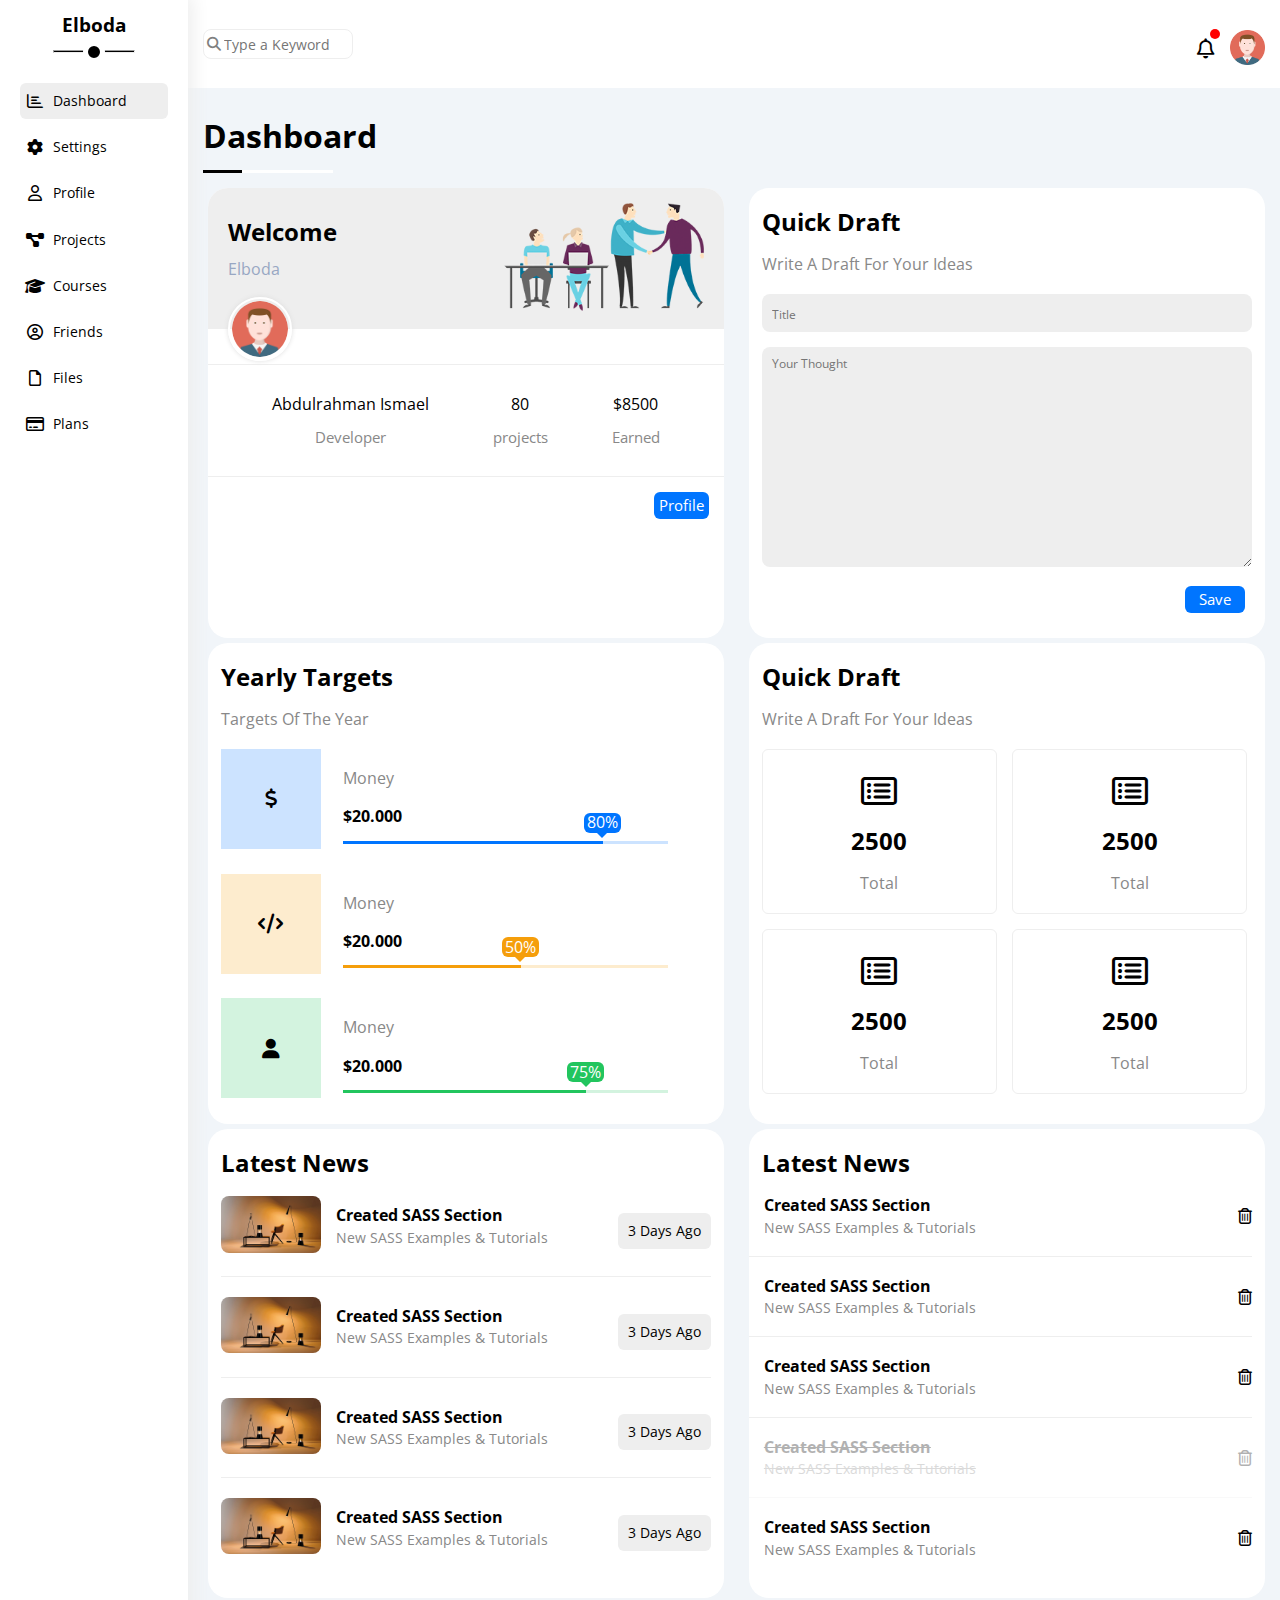
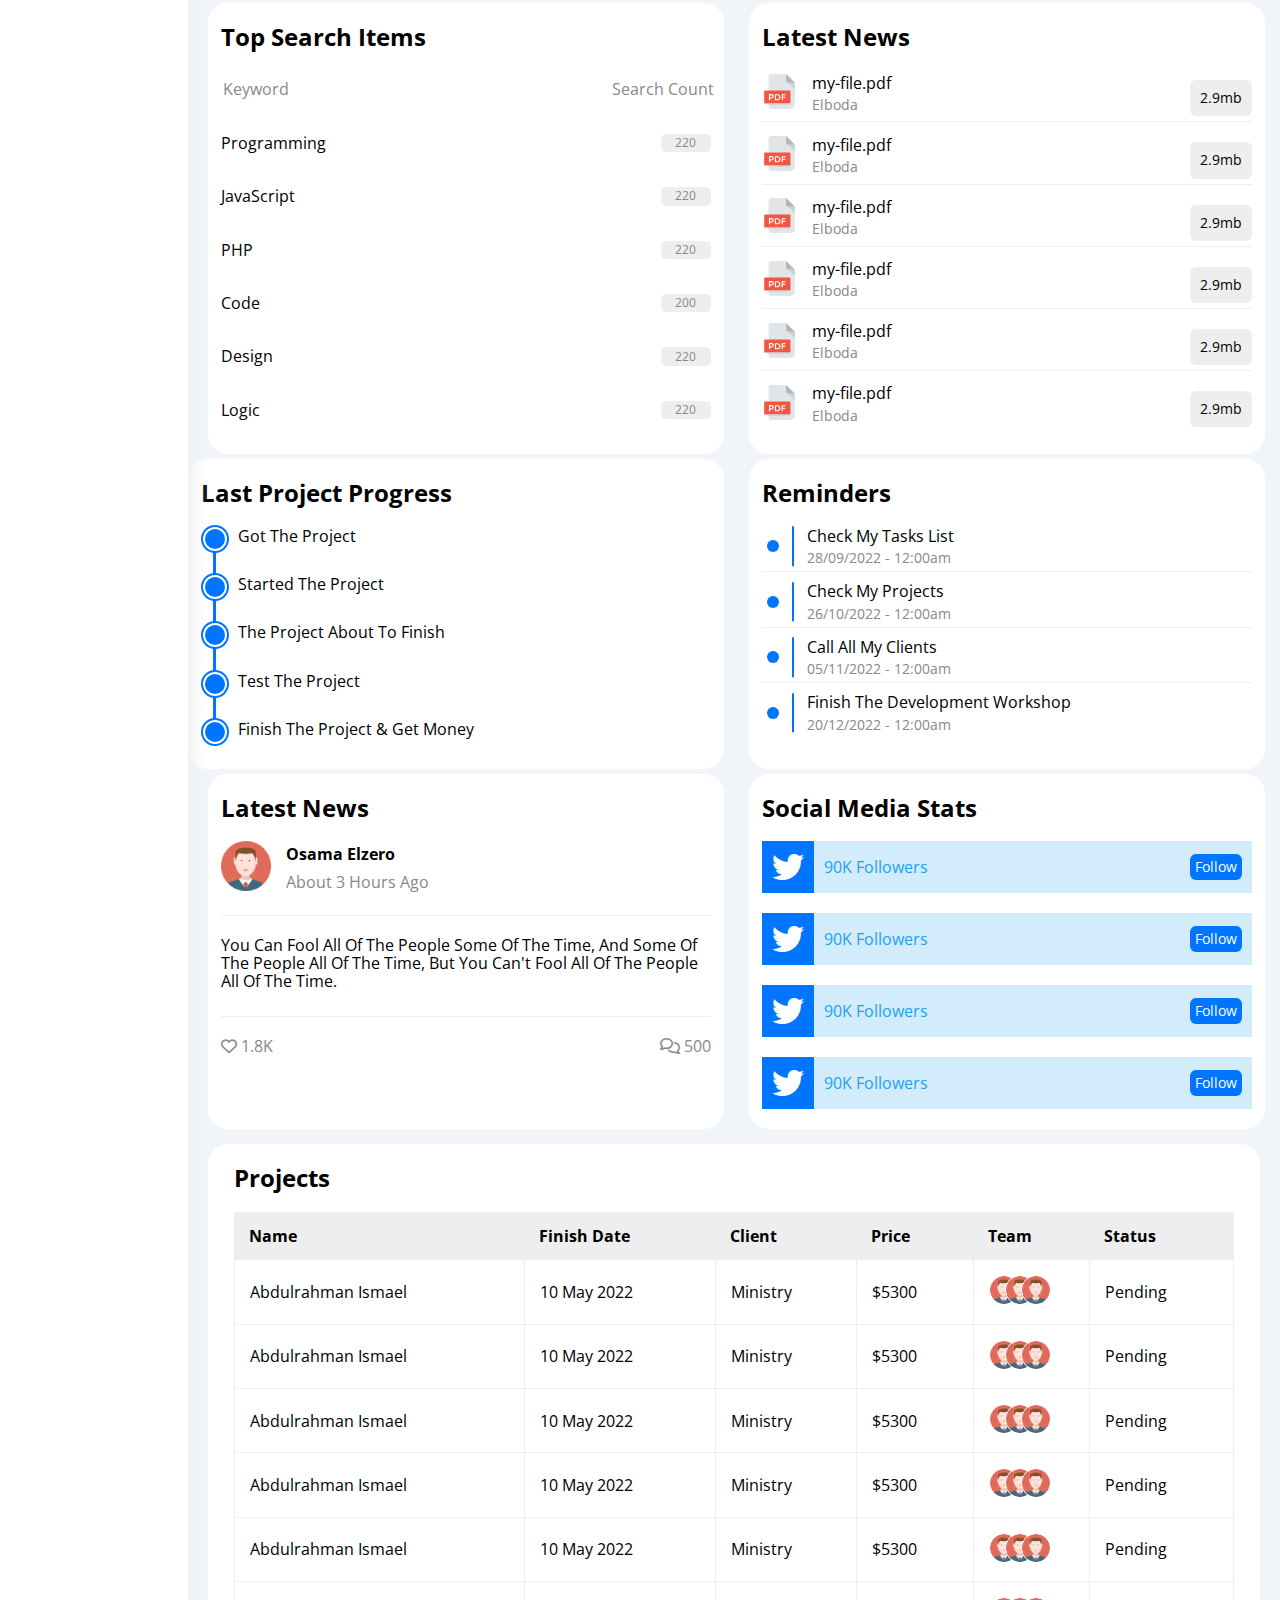
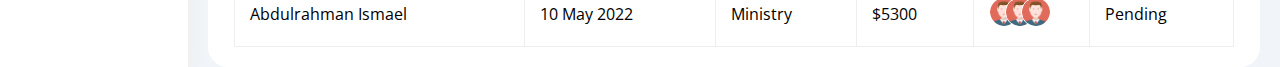
<file: index.html>
<!DOCTYPE html>
<html lang="en">

<head>
    <meta charset="UTF-8">
    <meta name="viewport" content="width=device-width, initial-scale=1.0">
    <title>Boda Dashboard</title>
    <link rel="stylesheet" href="css/Style.css">
    <link rel="stylesheet" href="css/normalize.css">
    <link rel="stylesheet" href="css/all.min.css">
    <link rel="preconnect" href="https://fonts.googleapis.com" />
    <link rel="preconnect" href="https://fonts.gstatic.com" crossorigin />
    <link href="https://fonts.googleapis.com/css2?family=Open+Sans:wght@300;500&#038;display=swap" rel="stylesheet" />
</head>
</head>

<body>
    <!-- start sidebar -->
    <div class="page">
        <div class="sidebar">
            <h3 class="logo">Elboda</h3>
            <hr>

            <ul>
                <li class="active"><a href="#Dashboard"><i class="fa-regular fa-chart-bar fa-fw"></i>
                        <p>Dashboard</p>
                    </a></li>
                <li><a href="settings.html"><i class="fa-solid fa-gear fa-fw"></i>
                        <p>Settings</p>
                    </a></li>
                <li><a href="profile.html"><i class="fa-regular fa-user fa-fw"></i>
                        <p>Profile</p>
                    </a></li>
                <li><a href="project.html"><i class="fa-solid fa-diagram-project fa-fw"></i>
                        <p>Projects</p>
                    </a></li>
                <li><a href="courses.html"><i class="fa-solid fa-graduation-cap fa-fw"></i>
                        <p>Courses</p>
                    </a></li>
                <li><a href="friends.html"><i class="fa-regular fa-circle-user fa-fw"></i>
                        <p>Friends</p>
                    </a></li>
                <li><a href="files.html"><i class="fa-regular fa-file fa-fw"></i>
                        <p>Files</p>
                    </a></li>
                <li><a href="plans.html"><i class="fa-regular fa-credit-card fa-fw"></i>
                        <p>Plans</p>
                    </a></li>
            </ul>
        </div>

        <!-- end sidebar -->
        <div class="content">
            <!-- start header -->
            <div class="header">
                <div class="srh">
                    <input type="search" placeholder="Type a Keyword">
                </div>
                <div class="notify">
                    <i class="fa-regular fa-bell fa-lg"></i>
                    <img src="images/avatar.png" alt="">

                </div>
            </div>
            <!-- end header -->
            <!-- start page title -->
            <div class="page-title">
                <h1>Dashboard</h1>
                <div class="holder">
                    <span></span>
                </div>
            </div>
            <!-- end page title -->
            <div class="dashboard">
                <div class="box-welcome">
                    <div class="half-one">
                        <div class="info">
                            <h2>Welcome</h2>
                            <p>Elboda</p>
                        </div>
                        <div class="image">
                            <img src="images/welcome.png" alt="">
                        </div>
                    </div>
                    <div class="avatar">
                        <img src="images/avatar.png" alt="">
                    </div>
                    <div class="content-box">

                        <div class="col">
                            <h4>Abdulrahman Ismael</h4>
                            <p>Developer</p>
                        </div>
                        <div class="col">
                            <h4>80</h4>
                            <p>projects</p>
                        </div>
                        <div class="col">
                            <h4>$8500</h4>
                            <p>Earned</p>
                        </div>

                    </div>
                    <div class="button">
                        <a href="Profile">Profile</a>
                    </div>
                </div>
                <div class="box-draft">
                    <h2>Quick Draft</h2>
                    <p>Write A Draft For Your Ideas</p>
                    <input type="text" placeholder="Title">
                    <textarea name="" id="" cols="30" rows="10" placeholder="Your Thought"></textarea>
                    <div class="save">
                        <a href="Save">Save</a>
                    </div>
                </div>
                <div class="box-targets">
                    <h2>Yearly Targets</h2>
                    <p>Targets Of The Year</p>
                    <div class="line">
                        <div class="sbox">
                            <i class="fa-solid fa-dollar-sign fa-lg c-blue"></i>
                        </div>
                        <div class="info">
                            <p>Money</p>
                            <h4>$20.000</h4>
                            <div class="holder bh">
                                <span>
                                    <span>80%</span>
                                </span>
                            </div>
                        </div>

                    </div>
                    <div class="line">
                        <div class="sbox yello">
                            <i class="fa-solid fa-code fa-lg c-orange"></i>
                        </div>
                        <div class="info">
                            <p>Money</p>
                            <h4>$20.000</h4>
                            <div class="holder yello">
                                <span>
                                    <span>50%</span>
                                </span>
                            </div>
                        </div>

                    </div>
                    <div class="line">
                        <div class="sbox green">
                            <i class="fa-solid fa-user fa-lg c-green"></i>
                        </div>
                        <div class="info">
                            <p>Money</p>
                            <h4>$20.000</h4>
                            <div class="holder green">
                                <span>
                                    <span>75%</span>
                                </span>
                            </div>
                        </div>

                    </div>

                </div>
                <div class="box-tickets">
                    <h2>Quick Draft</h2>
                    <p>Write A Draft For Your Ideas</p>
                    <div class="all">
                        <div class="box">
                            <div class="info">
                                <i class="fa-regular fa-rectangle-list fa-2x mb-10 c-orange"></i>
                                <h2>2500</h2>
                                <p>Total</p>
                            </div>
                        </div>
                        <div class="box">
                            <div class="info">
                                <i class="fa-regular fa-rectangle-list fa-2x mb-10 c-orange"></i>
                                <h2>2500</h2>
                                <p>Total</p>
                            </div>
                        </div>
                        <div class="box">
                            <div class="info">
                                <i class="fa-regular fa-rectangle-list fa-2x mb-10 c-orange"></i>
                                <h2>2500</h2>
                                <p>Total</p>
                            </div>
                        </div>
                        <div class="box">
                            <div class="info">
                                <i class="fa-regular fa-rectangle-list fa-2x mb-10 c-orange"></i>
                                <h2>2500</h2>
                                <p>Total</p>
                            </div>
                        </div>
                    </div>


                </div>
                <div class="box-news">
                    <h2>Latest News</h2>
                    <div class="box">
                        <div class="image">
                            <img src="images/news-01.png" alt="">
                        </div>
                        <div class="title">
                            <h4>Created SASS Section</h4>
                            <p>New SASS Examples & Tutorials</p>
                        </div>
                        <div class="days">
                            <p>3 Days Ago</p>
                        </div>
                    </div>
                    <div class="box">
                        <div class="image">
                            <img src="images/news-01.png" alt="">
                        </div>
                        <div class="title">
                            <h4>Created SASS Section</h4>
                            <p>New SASS Examples & Tutorials</p>
                        </div>
                        <div class="days">
                            <p>3 Days Ago</p>
                        </div>
                    </div>
                    <div class="box">
                        <div class="image">
                            <img src="images/news-01.png" alt="">
                        </div>
                        <div class="title">
                            <h4>Created SASS Section</h4>
                            <p>New SASS Examples & Tutorials</p>
                        </div>
                        <div class="days">
                            <p>3 Days Ago</p>
                        </div>
                    </div>
                    <div class="box">
                        <div class="image">
                            <img src="images/news-01.png" alt="">
                        </div>
                        <div class="title">
                            <h4 class="hline">Created SASS Section</h4>
                            <p class="pline">New SASS Examples & Tutorials</p>
                        </div>
                        <div class="days">
                            <p>3 Days Ago</p>
                        </div>
                    </div>
                </div>
                <div class="box-tasks">
                    <h2>Latest News</h2>
                    <div class="box">
                        <div class="title">
                            <h4>Created SASS Section</h4>
                            <p>New SASS Examples & Tutorials</p>
                        </div>
                        <div class="days">
                            <i class="fa-regular fa-trash-can delete"></i>
                        </div>
                    </div>
                    <div class="box">
                        <div class="title">
                            <h4>Created SASS Section</h4>
                            <p>New SASS Examples & Tutorials</p>
                        </div>
                        <div class="days">
                            <i class="fa-regular fa-trash-can delete"></i>
                        </div>
                    </div>
                    <div class="box">
                        <div class="title">
                            <h4>Created SASS Section</h4>
                            <p>New SASS Examples & Tutorials</p>
                        </div>
                        <div class="days">
                            <i class="fa-regular fa-trash-can delete"></i>
                        </div>
                    </div>
                    <div class="box">
                        <div class="title">
                            <h4>Created SASS Section</h4>
                            <p>New SASS Examples & Tutorials</p>
                        </div>
                        <div class="days">
                            <i class="fa-regular fa-trash-can delete"></i>
                        </div>
                    </div>
                    <div class="box">
                        <div class="title">
                            <h4>Created SASS Section</h4>
                            <p>New SASS Examples & Tutorials</p>
                        </div>
                        <div class="days">
                            <i class="fa-regular fa-trash-can delete"></i>
                        </div>
                    </div>
                </div>
                <div class="box-search">
                    <h2>Top Search Items</h2>
                    <div class="all">
                        <div class="col">
                            <p>Keyword</p>
                            <ul>
                                <li>Programming</li>
                                <li>JavaScript</li>
                                <li>PHP</li>
                                <li>Code</li>
                                <li>Design</li>
                                <li>Logic</li>
                            </ul>
                        </div>
                        <div class="col">
                            <p>Search Count</p>
                            <ul class="end">
                                <li>
                                    <p>220</p>
                                </li>
                                <li>
                                    <p>220</p>
                                </li>
                                <li>
                                    <p>220</p>
                                </li>
                                <li>
                                    <p>200</p>
                                </li>
                                <li>
                                    <p>220</p>
                                </li>
                                <li>
                                    <p>220</p>
                                </li>
                            </ul>

                        </div>
                    </div>
                </div>
                <div class="box-latest">
                    <h2>Latest News</h2>
                    <div class="box">
                        <div class="image">
                            <img src="images/pdf.svg" alt="">
                        </div>
                        <div class="title">
                            <h4>my-file.pdf</h4>
                            <p>Elboda</p>
                        </div>
                        <div class="days">
                            <p>2.9mb</p>
                        </div>
                    </div>
                    <div class="box">
                        <div class="image">
                            <img src="images/pdf.svg" alt="">
                        </div>
                        <div class="title">
                            <h4>my-file.pdf</h4>
                            <p>Elboda</p>
                        </div>
                        <div class="days">
                            <p>2.9mb</p>
                        </div>
                    </div>
                    <div class="box">
                        <div class="image">
                            <img src="images/pdf.svg" alt="">
                        </div>
                        <div class="title">
                            <h4>my-file.pdf</h4>
                            <p>Elboda</p>
                        </div>
                        <div class="days">
                            <p>2.9mb</p>
                        </div>
                    </div>
                    <div class="box">
                        <div class="image">
                            <img src="images/pdf.svg" alt="">
                        </div>
                        <div class="title">
                            <h4 class="hline">my-file.pdf</h4>
                            <p class="pline">Elboda</p>
                        </div>
                        <div class="days">
                            <p>2.9mb</p>
                        </div>
                    </div>
                    <div class="box">
                        <div class="image">
                            <img src="images/pdf.svg" alt="">
                        </div>
                        <div class="title">
                            <h4 class="hline">my-file.pdf</h4>
                            <p class="pline">Elboda</p>
                        </div>
                        <div class="days">
                            <p>2.9mb</p>
                        </div>
                    </div>
                    <div class="box">
                        <div class="image">
                            <img src="images/pdf.svg" alt="">
                        </div>
                        <div class="title">
                            <h4 class="hline">my-file.pdf</h4>
                            <p class="pline">Elboda</p>
                        </div>
                        <div class="days">
                            <p>2.9mb</p>
                        </div>
                    </div>

                </div>
                <div class="box-projects">
                    <h2>Last Project Progress</h2>
                    <ul>
                        <li>
                            <p>Got The Project</p>
                        </li>
                        <li>
                            <p>Started The Project</p>
                        </li>
                        <li>
                            <p>The Project About To Finish</p>
                        </li>
                        <li>
                            <p>Test The Project</p>
                        </li>
                        <li>
                            <p>Finish The Project & Get Money</p>
                        </li>
                    </ul>
                </div>
                <div class="box-reminders">
                    <h2>Reminders</h2>
                    <div class="box">
                        <div class="title">
                            <h4>Check My Tasks List</h4>
                            <p>28/09/2022 - 12:00am</p>
                        </div>
                    </div>
                    <div class="box">
                        <div class="title">
                            <h4>Check My Projects</h4>
                            <p>26/10/2022 - 12:00am</p>
                        </div>
                    </div>
                    <div class="box">
                        <div class="title">
                            <h4>Call All My Clients</h4>
                            <p>05/11/2022 - 12:00am</p>
                        </div>
                    </div>
                    <div class="box">
                        <div class="title">
                            <h4>Finish The Development Workshop</h4>
                            <p>20/12/2022 - 12:00am</p>

                        </div>
                    </div>
                </div>
                <div class="box-post">
                    <h2>Latest News</h2>
                    <div class="info">
                        <div class="image">
                            <img src="images/avatar.png" alt="">
                        </div>
                        <div class="about">
                            <h4>Osama Elzero</h4>
                            <p>About 3 Hours Ago</p>
                        </div>
                    </div>
                    <div class="acontent">
                        <h4>You Can Fool All Of The People Some Of The Time, And Some Of The People All Of The Time, But
                            You
                            Can't Fool All Of The People All Of The Time.</h4>
                    </div>
                    <div class="react">
                        <p><i class="fa-regular fa-heart"></i> <span>1.8K</span></p>
                        <p><i class="fa-regular fa-comments"></i> <span>500</span></p>
                    </div>
                </div>
                <div class="box-social">
                    <h2>Social Media Stats</h2>
                    <div class="box">
                        <div class="info">
                            <i class="fa-brands fa-twitter fa-2x c-white h-full center-flex"></i>
                            <h4>90K Followers</h4>
                        </div>
                        <div class="button">
                            <p>Follow</p>
                        </div>
                    </div>
                    <div class="box">
                        <div class="info">
                            <i class="fa-brands fa-twitter fa-2x c-white h-full center-flex"></i>
                            <h4>90K Followers</h4>
                        </div>
                        <div class="button">
                            <p>Follow</p>
                        </div>
                    </div>
                    <div class="box">
                        <div class="info">
                            <i class="fa-brands fa-twitter fa-2x c-white h-full center-flex"></i>
                            <h4>90K Followers</h4>
                        </div>
                        <div class="button">
                            <p>Follow</p>
                        </div>
                    </div>
                    <div class="box">
                        <div class="info">
                            <i class="fa-brands fa-twitter fa-2x c-white h-full center-flex"></i>
                            <h4>90K Followers</h4>
                        </div>
                        <div class="button">
                            <p>Follow</p>
                        </div>
                    </div>
                </div>

            </div>
            <div class="box-table">
                <h2>Projects</h2>
                <table>
                    <tr>
                        <th>Name</th>
                        <th>Finish Date</th>
                        <th>Client</th>
                        <th>Price</th>
                        <th>Team</th>
                        <th>Status</th>
                    </tr>
                    <tr>
                        <td>Abdulrahman Ismael</td>
                        <td>10 May 2022</td>
                        <td>Ministry</td>
                        <td>$5300</td>
                        <td><img src="images/avatar.png" alt=""> <img src="images/avatar.png" alt=""> <img
                                src="images/avatar.png" alt=""></td>
                        <td>
                            <p>Pending</p>
                        </td>
                    </tr>
                    <tr>
                        <td>Abdulrahman Ismael</td>
                        <td>10 May 2022</td>
                        <td>Ministry</td>
                        <td>$5300</td>
                        <td><img src="images/avatar.png" alt=""> <img src="images/avatar.png" alt=""> <img
                                src="images/avatar.png" alt=""></td>
                        <td>
                            <p>Pending</p>
                        </td>
                    </tr>
                    <tr>
                        <td>Abdulrahman Ismael</td>
                        <td>10 May 2022</td>
                        <td>Ministry</td>
                        <td>$5300</td>
                        <td><img src="images/avatar.png" alt=""> <img src="images/avatar.png" alt=""> <img
                                src="images/avatar.png" alt=""></td>
                        <td>
                            <p>Pending</p>
                        </td>
                    </tr>
                    <tr>
                        <td>Abdulrahman Ismael</td>
                        <td>10 May 2022</td>
                        <td>Ministry</td>
                        <td>$5300</td>
                        <td><img src="images/avatar.png" alt=""> <img src="images/avatar.png" alt=""> <img
                                src="images/avatar.png" alt=""></td>
                        <td>
                            <p>Pending</p>
                        </td>
                    </tr>
                    <tr>
                        <td>Abdulrahman Ismael</td>
                        <td>10 May 2022</td>
                        <td>Ministry</td>
                        <td>$5300</td>
                        <td><img src="images/avatar.png" alt=""> <img src="images/avatar.png" alt=""> <img
                                src="images/avatar.png" alt=""></td>
                        <td>
                            <p>Pending</p>
                        </td>
                    </tr>
                    <tr>
                        <td>Abdulrahman Ismael</td>
                        <td>10 May 2022</td>
                        <td>Ministry</td>
                        <td>$5300</td>
                        <td><img src="images/avatar.png" alt=""> <img src="images/avatar.png" alt=""> <img
                                src="images/avatar.png" alt=""></td>
                        <td>
                            <p>Pending</p>
                        </td>
                    </tr>
                </table>
            </div>
        </div>


</body>

</html>
</file>
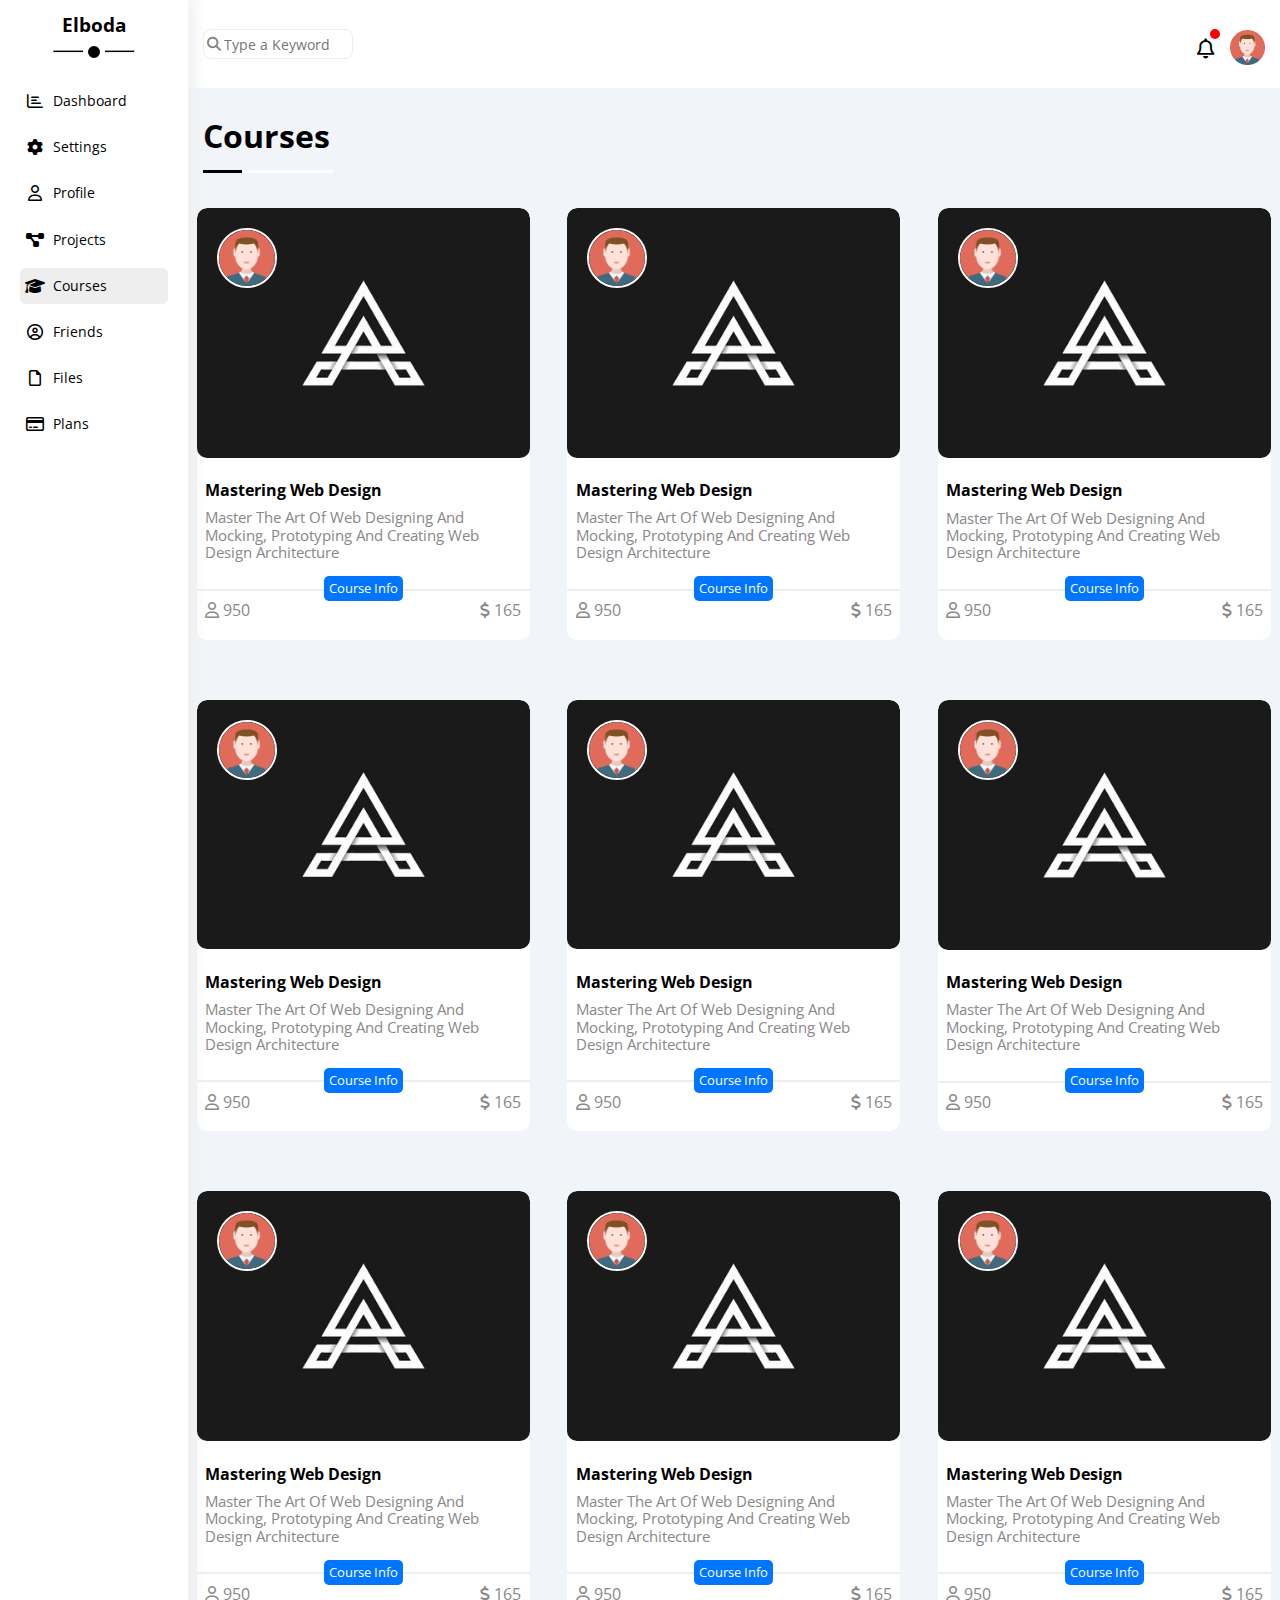
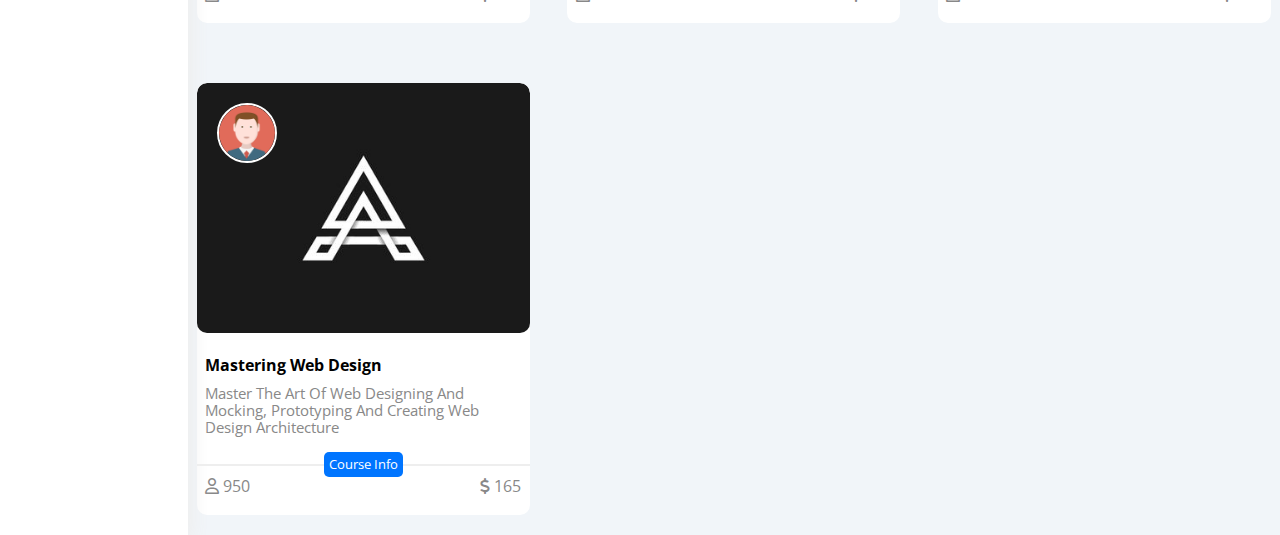
<file: courses.html>
<!DOCTYPE html>
<html lang="en">

<head>
    <meta charset="UTF-8">
    <meta name="viewport" content="width=device-width, initial-scale=1.0">
    <title>Courses</title>
    <link rel="stylesheet" href="css/Style.css">
    <link rel="stylesheet" href="css/normalize.css">
    <link rel="stylesheet" href="css/all.min.css">
    <link rel="preconnect" href="https://fonts.googleapis.com" />
    <link rel="preconnect" href="https://fonts.gstatic.com" crossorigin />
    <link href="https://fonts.googleapis.com/css2?family=Open+Sans:wght@300;500&#038;display=swap" rel="stylesheet" />
</head>
</head>

<body>
    <!-- start sidebar -->
    <div class="page">
        <div class="sidebar">
            <h3 class="logo">Elboda</h3>
            <hr>

            <ul>
                <li><a href="index.html"><i class="fa-regular fa-chart-bar fa-fw"></i>
                        <p>Dashboard</p>
                    </a></li>
                <li><a href="settings.html"><i class="fa-solid fa-gear fa-fw"></i>
                        <p>Settings</p>
                    </a></li>
                <li><a href="profile.html"><i class="fa-regular fa-user fa-fw"></i>
                        <p>Profile</p>
                    </a></li>
                <li><a href="project.html"><i class="fa-solid fa-diagram-project fa-fw"></i>
                        <p>Projects</p>
                    </a></li>
                <li class="active"><a href="courses.html"><i class="fa-solid fa-graduation-cap fa-fw"></i>
                        <p>Courses</p>
                    </a></li>
                <li><a href="friends.html"><i class="fa-regular fa-circle-user fa-fw"></i>
                        <p>Friends</p>
                    </a></li>
                <li><a href="files.html"><i class="fa-regular fa-file fa-fw"></i>
                        <p>Files</p>
                    </a></li>
                <li><a href="plans.html"><i class="fa-regular fa-credit-card fa-fw"></i>
                        <p>Plans</p>
                    </a></li>
            </ul>
        </div>

        <!-- end sidebar -->
        <div class="content">
            <!-- start header -->
            <div class="header">
                <div class="srh">
                    <input type="search" placeholder="Type a Keyword">
                </div>
                <div class="notify">
                    <i class="fa-regular fa-bell fa-lg"></i>
                    <img src="images/avatar.png" alt="">

                </div>
            </div>
            <!-- end header -->
            <!-- start page title -->
            <div class="page-title">
                <h1>Courses</h1>
                <div class="holder">
                    <span></span>
                </div>
            </div>
            <!-- end page title -->
            <div class="corses">
                <div class="box-course">
                    <div class="images">
                        <img class="corse" src="images/course-01.jpg" alt="">
                        <img class="avatar" src="images/avatar.png" alt="">
                    </div>
                    <div class="info">
                        <h3>Mastering Web Design</h3>
                        <p>Master The Art Of Web Designing And Mocking, Prototyping And Creating Web Design Architecture
                        </p>

                    </div>
                    <div class="button">
                        <button>Course Info</button>
                    </div>
                    <div class="people">
                        <span>
                            <i class="fa-regular fa-user"></i>
                            950
                        </span>
                        <span>
                            <i class="fa-solid fa-dollar-sign"></i>
                            165
                        </span>
                    </div>
                </div>
                <div class="box-course">
                    <div class="images">
                        <img class="corse" src="images/course-01.jpg" alt="">
                        <img class="avatar" src="images/avatar.png" alt="">
                    </div>
                    <div class="info">
                        <h3>Mastering Web Design</h3>
                        <p>Master The Art Of Web Designing And Mocking, Prototyping And Creating Web Design Architecture
                        </p>

                    </div>
                    <div class="button">
                        <button>Course Info</button>
                    </div>
                    <div class="people">
                        <span>
                            <i class="fa-regular fa-user"></i>
                            950
                        </span>
                        <span>
                            <i class="fa-solid fa-dollar-sign"></i>
                            165
                        </span>
                    </div>
                </div>
                <div class="box-course">
                    <div class="images">
                        <img class="corse" src="images/course-01.jpg" alt="">
                        <img class="avatar" src="images/avatar.png" alt="">
                    </div>
                    <div class="info">
                        <h3>Mastering Web Design</h3>
                        <p>Master The Art Of Web Designing And Mocking, Prototyping And Creating Web Design Architecture
                        </p>

                    </div>
                    <div class="button">
                        <button>Course Info</button>
                    </div>
                    <div class="people">
                        <span>
                            <i class="fa-regular fa-user"></i>
                            950
                        </span>
                        <span>
                            <i class="fa-solid fa-dollar-sign"></i>
                            165
                        </span>
                    </div>
                </div>
                <div class="box-course">
                    <div class="images">
                        <img class="corse" src="images/course-01.jpg" alt="">
                        <img class="avatar" src="images/avatar.png" alt="">
                    </div>
                    <div class="info">
                        <h3>Mastering Web Design</h3>
                        <p>Master The Art Of Web Designing And Mocking, Prototyping And Creating Web Design Architecture
                        </p>

                    </div>
                    <div class="button">
                        <button>Course Info</button>
                    </div>
                    <div class="people">
                        <span>
                            <i class="fa-regular fa-user"></i>
                            950
                        </span>
                        <span>
                            <i class="fa-solid fa-dollar-sign"></i>
                            165
                        </span>
                    </div>
                </div>
                <div class="box-course">
                    <div class="images">
                        <img class="corse" src="images/course-01.jpg" alt="">
                        <img class="avatar" src="images/avatar.png" alt="">
                    </div>
                    <div class="info">
                        <h3>Mastering Web Design</h3>
                        <p>Master The Art Of Web Designing And Mocking, Prototyping And Creating Web Design Architecture
                        </p>

                    </div>
                    <div class="button">
                        <button>Course Info</button>
                    </div>
                    <div class="people">
                        <span>
                            <i class="fa-regular fa-user"></i>
                            950
                        </span>
                        <span>
                            <i class="fa-solid fa-dollar-sign"></i>
                            165
                        </span>
                    </div>
                </div>
                <div class="box-course">
                    <div class="images">
                        <img class="corse" src="images/course-01.jpg" alt="">
                        <img class="avatar" src="images/avatar.png" alt="">
                    </div>
                    <div class="info">
                        <h3>Mastering Web Design</h3>
                        <p>Master The Art Of Web Designing And Mocking, Prototyping And Creating Web Design Architecture
                        </p>

                    </div>
                    <div class="button">
                        <button>Course Info</button>
                    </div>
                    <div class="people">
                        <span>
                            <i class="fa-regular fa-user"></i>
                            950
                        </span>
                        <span>
                            <i class="fa-solid fa-dollar-sign"></i>
                            165
                        </span>
                    </div>
                </div>
                <div class="box-course">
                    <div class="images">
                        <img class="corse" src="images/course-01.jpg" alt="">
                        <img class="avatar" src="images/avatar.png" alt="">
                    </div>
                    <div class="info">
                        <h3>Mastering Web Design</h3>
                        <p>Master The Art Of Web Designing And Mocking, Prototyping And Creating Web Design Architecture
                        </p>

                    </div>
                    <div class="button">
                        <button>Course Info</button>
                    </div>
                    <div class="people">
                        <span>
                            <i class="fa-regular fa-user"></i>
                            950
                        </span>
                        <span>
                            <i class="fa-solid fa-dollar-sign"></i>
                            165
                        </span>
                    </div>
                </div>
                <div class="box-course">
                    <div class="images">
                        <img class="corse" src="images/course-01.jpg" alt="">
                        <img class="avatar" src="images/avatar.png" alt="">
                    </div>
                    <div class="info">
                        <h3>Mastering Web Design</h3>
                        <p>Master The Art Of Web Designing And Mocking, Prototyping And Creating Web Design Architecture
                        </p>

                    </div>
                    <div class="button">
                        <button>Course Info</button>
                    </div>
                    <div class="people">
                        <span>
                            <i class="fa-regular fa-user"></i>
                            950
                        </span>
                        <span>
                            <i class="fa-solid fa-dollar-sign"></i>
                            165
                        </span>
                    </div>
                </div>
                <div class="box-course">
                    <div class="images">
                        <img class="corse" src="images/course-01.jpg" alt="">
                        <img class="avatar" src="images/avatar.png" alt="">
                    </div>
                    <div class="info">
                        <h3>Mastering Web Design</h3>
                        <p>Master The Art Of Web Designing And Mocking, Prototyping And Creating Web Design Architecture
                        </p>

                    </div>
                    <div class="button">
                        <button>Course Info</button>
                    </div>
                    <div class="people">
                        <span>
                            <i class="fa-regular fa-user"></i>
                            950
                        </span>
                        <span>
                            <i class="fa-solid fa-dollar-sign"></i>
                            165
                        </span>
                    </div>
                </div>
                <div class="box-course">
                    <div class="images">
                        <img class="corse" src="images/course-01.jpg" alt="">
                        <img class="avatar" src="images/avatar.png" alt="">
                    </div>
                    <div class="info">
                        <h3>Mastering Web Design</h3>
                        <p>Master The Art Of Web Designing And Mocking, Prototyping And Creating Web Design Architecture
                        </p>

                    </div>
                    <div class="button">
                        <button>Course Info</button>
                    </div>
                    <div class="people">
                        <span>
                            <i class="fa-regular fa-user"></i>
                            950
                        </span>
                        <span>
                            <i class="fa-solid fa-dollar-sign"></i>
                            165
                        </span>
                    </div>
                </div>
            </div>


</body>

</html>
</file>
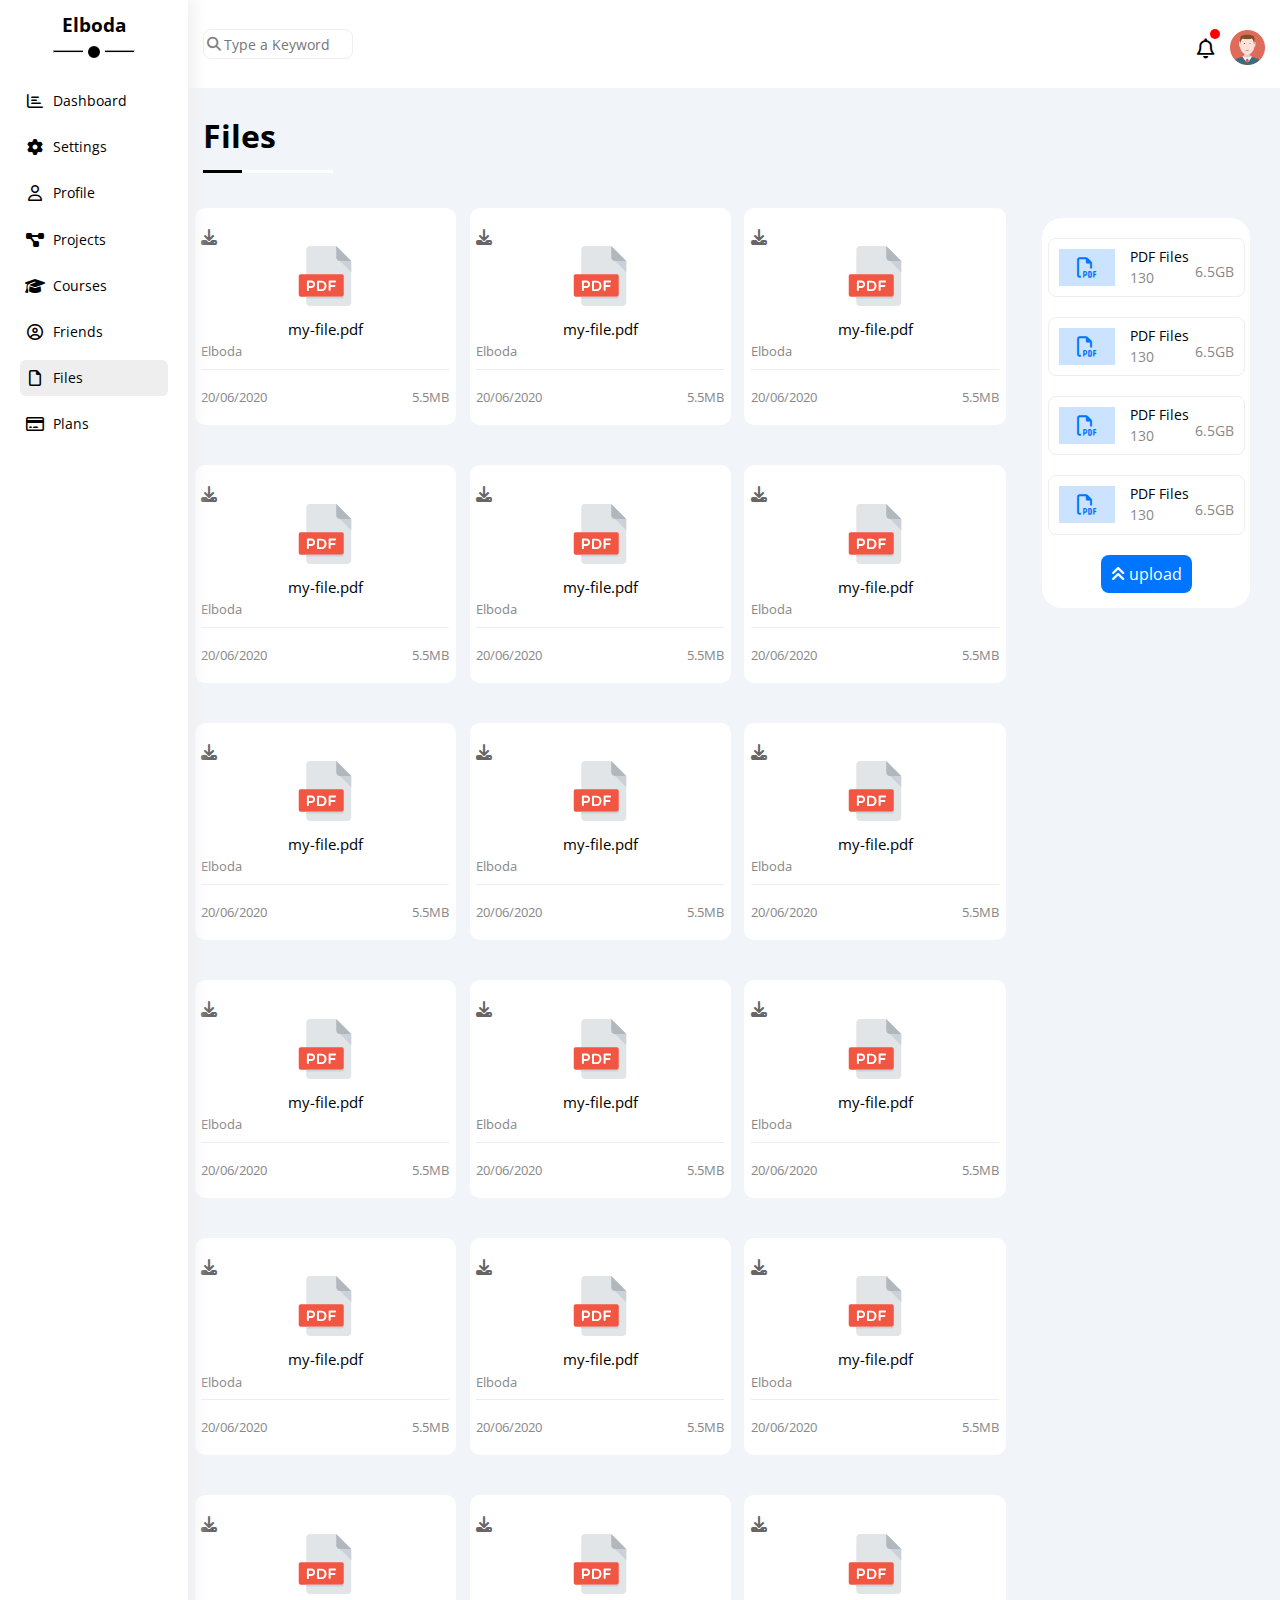
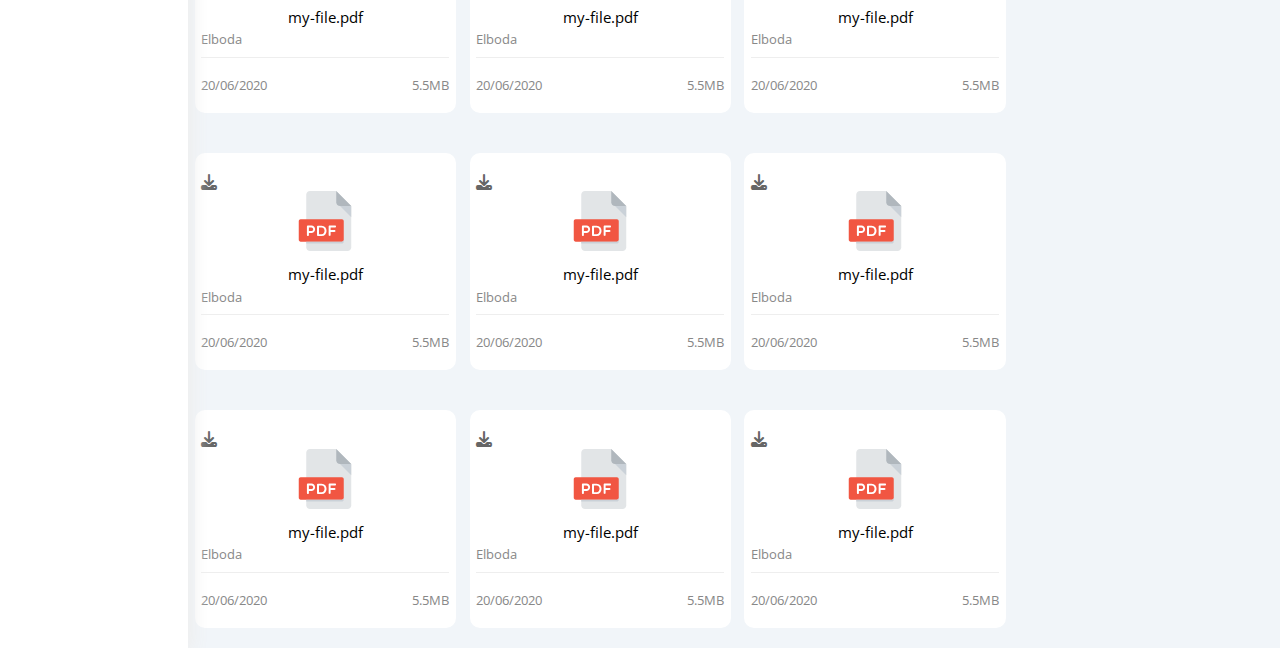
<file: files.html>
<!DOCTYPE html>
<html lang="en">

<head>
    <meta charset="UTF-8">
    <meta name="viewport" content="width=device-width, initial-scale=1.0">
    <title>Files</title>
    <link rel="stylesheet" href="css/Style.css">
    <link rel="stylesheet" href="css/normalize.css">
    <link rel="stylesheet" href="css/all.min.css">
    <link rel="preconnect" href="https://fonts.googleapis.com" />
    <link rel="preconnect" href="https://fonts.gstatic.com" crossorigin />
    <link href="https://fonts.googleapis.com/css2?family=Open+Sans:wght@300;500&#038;display=swap" rel="stylesheet" />
</head>
</head>

<body>
    <!-- start sidebar -->
    <div class="page">
        <div class="sidebar">
            <h3 class="logo">Elboda</h3>
            <hr>

            <ul>
                <li><a href="index.html"><i class="fa-regular fa-chart-bar fa-fw"></i>
                        <p>Dashboard</p>
                    </a></li>
                <li><a href="settings.html"><i class="fa-solid fa-gear fa-fw"></i>
                        <p>Settings</p>
                    </a></li>
                <li><a href="profile.html"><i class="fa-regular fa-user fa-fw"></i>
                        <p>Profile</p>
                    </a></li>
                <li><a href="project.html"><i class="fa-solid fa-diagram-project fa-fw"></i>
                        <p>Projects</p>
                    </a></li>
                <li><a href="courses.html"><i class="fa-solid fa-graduation-cap fa-fw"></i>
                        <p>Courses</p>
                    </a></li>
                <li><a href="friends.html"><i class="fa-regular fa-circle-user fa-fw"></i>
                        <p>Friends</p>
                    </a></li>
                <li class="active"><a href="files.html"><i class="fa-regular fa-file fa-fw"></i>
                        <p>Files</p>
                    </a></li>
                <li><a href="plans.html"><i class="fa-regular fa-credit-card fa-fw"></i>
                        <p>Plans</p>
                    </a></li>
            </ul>
        </div>

        <!-- end sidebar -->
        <div class="content">
            <!-- start header -->
            <div class="header">
                <div class="srh">
                    <input type="search" placeholder="Type a Keyword">
                </div>
                <div class="notify">
                    <i class="fa-regular fa-bell fa-lg"></i>
                    <img src="images/avatar.png" alt="">

                </div>
            </div>
            <!-- end header -->
            <!-- start page title -->
            <div class="page-title">
                <h1>Files</h1>
                <div class="holder">
                    <span></span>
                </div>
            </div>
            <!-- end page title -->
            <div class="all-files">
                <div class="files">
                    <div class="box-files">
                        <div class="head">
                            <i class="fa-solid fa-download c-grey p-absolute"></i>
                            <div class="image">
                                <img src="images/pdf.svg" alt="">
                            </div>
                            <div class="info">
                                <h4>my-file.pdf</h4>
                            </div>
                            <p>Elboda</p>

                        </div>

                        <div class="footer">
                            <div class="join">
                                <p>20/06/2020</p>
                            </div>
                            <div class="button">
                                <p>5.5MB</p>
                            </div>
                        </div>

                    </div>
                    <div class="box-files">
                        <div class="head">
                            <i class="fa-solid fa-download c-grey p-absolute"></i>
                            <div class="image">
                                <img src="images/pdf.svg" alt="">
                            </div>
                            <div class="info">
                                <h4>my-file.pdf</h4>
                            </div>
                            <p>Elboda</p>

                        </div>

                        <div class="footer">
                            <div class="join">
                                <p>20/06/2020</p>
                            </div>
                            <div class="button">
                                <p>5.5MB</p>
                            </div>
                        </div>

                    </div>
                    <div class="box-files">
                        <div class="head">
                            <i class="fa-solid fa-download c-grey p-absolute"></i>
                            <div class="image">
                                <img src="images/pdf.svg" alt="">
                            </div>
                            <div class="info">
                                <h4>my-file.pdf</h4>
                            </div>
                            <p>Elboda</p>

                        </div>

                        <div class="footer">
                            <div class="join">
                                <p>20/06/2020</p>
                            </div>
                            <div class="button">
                                <p>5.5MB</p>
                            </div>
                        </div>

                    </div>
                    <div class="box-files">
                        <div class="head">
                            <i class="fa-solid fa-download c-grey p-absolute"></i>
                            <div class="image">
                                <img src="images/pdf.svg" alt="">
                            </div>
                            <div class="info">
                                <h4>my-file.pdf</h4>
                            </div>
                            <p>Elboda</p>

                        </div>

                        <div class="footer">
                            <div class="join">
                                <p>20/06/2020</p>
                            </div>
                            <div class="button">
                                <p>5.5MB</p>
                            </div>
                        </div>

                    </div>
                    <div class="box-files">
                        <div class="head">
                            <i class="fa-solid fa-download c-grey p-absolute"></i>
                            <div class="image">
                                <img src="images/pdf.svg" alt="">
                            </div>
                            <div class="info">
                                <h4>my-file.pdf</h4>
                            </div>
                            <p>Elboda</p>

                        </div>

                        <div class="footer">
                            <div class="join">
                                <p>20/06/2020</p>
                            </div>
                            <div class="button">
                                <p>5.5MB</p>
                            </div>
                        </div>

                    </div>
                    <div class="box-files">
                        <div class="head">
                            <i class="fa-solid fa-download c-grey p-absolute"></i>
                            <div class="image">
                                <img src="images/pdf.svg" alt="">
                            </div>
                            <div class="info">
                                <h4>my-file.pdf</h4>
                            </div>
                            <p>Elboda</p>

                        </div>

                        <div class="footer">
                            <div class="join">
                                <p>20/06/2020</p>
                            </div>
                            <div class="button">
                                <p>5.5MB</p>
                            </div>
                        </div>

                    </div>
                    <div class="box-files">
                        <div class="head">
                            <i class="fa-solid fa-download c-grey p-absolute"></i>
                            <div class="image">
                                <img src="images/pdf.svg" alt="">
                            </div>
                            <div class="info">
                                <h4>my-file.pdf</h4>
                            </div>
                            <p>Elboda</p>

                        </div>

                        <div class="footer">
                            <div class="join">
                                <p>20/06/2020</p>
                            </div>
                            <div class="button">
                                <p>5.5MB</p>
                            </div>
                        </div>

                    </div>
                    <div class="box-files">
                        <div class="head">
                            <i class="fa-solid fa-download c-grey p-absolute"></i>
                            <div class="image">
                                <img src="images/pdf.svg" alt="">
                            </div>
                            <div class="info">
                                <h4>my-file.pdf</h4>
                            </div>
                            <p>Elboda</p>

                        </div>

                        <div class="footer">
                            <div class="join">
                                <p>20/06/2020</p>
                            </div>
                            <div class="button">
                                <p>5.5MB</p>
                            </div>
                        </div>

                    </div>
                    <div class="box-files">
                        <div class="head">
                            <i class="fa-solid fa-download c-grey p-absolute"></i>
                            <div class="image">
                                <img src="images/pdf.svg" alt="">
                            </div>
                            <div class="info">
                                <h4>my-file.pdf</h4>
                            </div>
                            <p>Elboda</p>

                        </div>

                        <div class="footer">
                            <div class="join">
                                <p>20/06/2020</p>
                            </div>
                            <div class="button">
                                <p>5.5MB</p>
                            </div>
                        </div>

                    </div>
                    <div class="box-files">
                        <div class="head">
                            <i class="fa-solid fa-download c-grey p-absolute"></i>
                            <div class="image">
                                <img src="images/pdf.svg" alt="">
                            </div>
                            <div class="info">
                                <h4>my-file.pdf</h4>
                            </div>
                            <p>Elboda</p>

                        </div>

                        <div class="footer">
                            <div class="join">
                                <p>20/06/2020</p>
                            </div>
                            <div class="button">
                                <p>5.5MB</p>
                            </div>
                        </div>

                    </div>
                    <div class="box-files">
                        <div class="head">
                            <i class="fa-solid fa-download c-grey p-absolute"></i>
                            <div class="image">
                                <img src="images/pdf.svg" alt="">
                            </div>
                            <div class="info">
                                <h4>my-file.pdf</h4>
                            </div>
                            <p>Elboda</p>

                        </div>

                        <div class="footer">
                            <div class="join">
                                <p>20/06/2020</p>
                            </div>
                            <div class="button">
                                <p>5.5MB</p>
                            </div>
                        </div>

                    </div>
                    <div class="box-files">
                        <div class="head">
                            <i class="fa-solid fa-download c-grey p-absolute"></i>
                            <div class="image">
                                <img src="images/pdf.svg" alt="">
                            </div>
                            <div class="info">
                                <h4>my-file.pdf</h4>
                            </div>
                            <p>Elboda</p>

                        </div>

                        <div class="footer">
                            <div class="join">
                                <p>20/06/2020</p>
                            </div>
                            <div class="button">
                                <p>5.5MB</p>
                            </div>
                        </div>

                    </div>
                    <div class="box-files">
                        <div class="head">
                            <i class="fa-solid fa-download c-grey p-absolute"></i>
                            <div class="image">
                                <img src="images/pdf.svg" alt="">
                            </div>
                            <div class="info">
                                <h4>my-file.pdf</h4>
                            </div>
                            <p>Elboda</p>

                        </div>

                        <div class="footer">
                            <div class="join">
                                <p>20/06/2020</p>
                            </div>
                            <div class="button">
                                <p>5.5MB</p>
                            </div>
                        </div>

                    </div>
                    <div class="box-files">
                        <div class="head">
                            <i class="fa-solid fa-download c-grey p-absolute"></i>
                            <div class="image">
                                <img src="images/pdf.svg" alt="">
                            </div>
                            <div class="info">
                                <h4>my-file.pdf</h4>
                            </div>
                            <p>Elboda</p>

                        </div>

                        <div class="footer">
                            <div class="join">
                                <p>20/06/2020</p>
                            </div>
                            <div class="button">
                                <p>5.5MB</p>
                            </div>
                        </div>

                    </div>
                    <div class="box-files">
                        <div class="head">
                            <i class="fa-solid fa-download c-grey p-absolute"></i>
                            <div class="image">
                                <img src="images/pdf.svg" alt="">
                            </div>
                            <div class="info">
                                <h4>my-file.pdf</h4>
                            </div>
                            <p>Elboda</p>

                        </div>

                        <div class="footer">
                            <div class="join">
                                <p>20/06/2020</p>
                            </div>
                            <div class="button">
                                <p>5.5MB</p>
                            </div>
                        </div>

                    </div>
                    <div class="box-files">
                        <div class="head">
                            <i class="fa-solid fa-download c-grey p-absolute"></i>
                            <div class="image">
                                <img src="images/pdf.svg" alt="">
                            </div>
                            <div class="info">
                                <h4>my-file.pdf</h4>
                            </div>
                            <p>Elboda</p>

                        </div>

                        <div class="footer">
                            <div class="join">
                                <p>20/06/2020</p>
                            </div>
                            <div class="button">
                                <p>5.5MB</p>
                            </div>
                        </div>

                    </div>
                    <div class="box-files">
                        <div class="head">
                            <i class="fa-solid fa-download c-grey p-absolute"></i>
                            <div class="image">
                                <img src="images/pdf.svg" alt="">
                            </div>
                            <div class="info">
                                <h4>my-file.pdf</h4>
                            </div>
                            <p>Elboda</p>

                        </div>

                        <div class="footer">
                            <div class="join">
                                <p>20/06/2020</p>
                            </div>
                            <div class="button">
                                <p>5.5MB</p>
                            </div>
                        </div>

                    </div>
                    <div class="box-files">
                        <div class="head">
                            <i class="fa-solid fa-download c-grey p-absolute"></i>
                            <div class="image">
                                <img src="images/pdf.svg" alt="">
                            </div>
                            <div class="info">
                                <h4>my-file.pdf</h4>
                            </div>
                            <p>Elboda</p>

                        </div>

                        <div class="footer">
                            <div class="join">
                                <p>20/06/2020</p>
                            </div>
                            <div class="button">
                                <p>5.5MB</p>
                            </div>
                        </div>

                    </div>
                    <div class="box-files">
                        <div class="head">
                            <i class="fa-solid fa-download c-grey p-absolute"></i>
                            <div class="image">
                                <img src="images/pdf.svg" alt="">
                            </div>
                            <div class="info">
                                <h4>my-file.pdf</h4>
                            </div>
                            <p>Elboda</p>

                        </div>

                        <div class="footer">
                            <div class="join">
                                <p>20/06/2020</p>
                            </div>
                            <div class="button">
                                <p>5.5MB</p>
                            </div>
                        </div>

                    </div>
                    <div class="box-files">
                        <div class="head">
                            <i class="fa-solid fa-download c-grey p-absolute"></i>
                            <div class="image">
                                <img src="images/pdf.svg" alt="">
                            </div>
                            <div class="info">
                                <h4>my-file.pdf</h4>
                            </div>
                            <p>Elboda</p>

                        </div>

                        <div class="footer">
                            <div class="join">
                                <p>20/06/2020</p>
                            </div>
                            <div class="button">
                                <p>5.5MB</p>
                            </div>
                        </div>

                    </div>
                    <div class="box-files">
                        <div class="head">
                            <i class="fa-solid fa-download c-grey p-absolute"></i>
                            <div class="image">
                                <img src="images/pdf.svg" alt="">
                            </div>
                            <div class="info">
                                <h4>my-file.pdf</h4>
                            </div>
                            <p>Elboda</p>

                        </div>

                        <div class="footer">
                            <div class="join">
                                <p>20/06/2020</p>
                            </div>
                            <div class="button">
                                <p>5.5MB</p>
                            </div>
                        </div>

                    </div>
                    <div class="box-files">
                        <div class="head">
                            <i class="fa-solid fa-download c-grey p-absolute"></i>
                            <div class="image">
                                <img src="images/pdf.svg" alt="">
                            </div>
                            <div class="info">
                                <h4>my-file.pdf</h4>
                            </div>
                            <p>Elboda</p>

                        </div>

                        <div class="footer">
                            <div class="join">
                                <p>20/06/2020</p>
                            </div>
                            <div class="button">
                                <p>5.5MB</p>
                            </div>
                        </div>

                    </div>
                    <div class="box-files">
                        <div class="head">
                            <i class="fa-solid fa-download c-grey p-absolute"></i>
                            <div class="image">
                                <img src="images/pdf.svg" alt="">
                            </div>
                            <div class="info">
                                <h4>my-file.pdf</h4>
                            </div>
                            <p>Elboda</p>

                        </div>

                        <div class="footer">
                            <div class="join">
                                <p>20/06/2020</p>
                            </div>
                            <div class="button">
                                <p>5.5MB</p>
                            </div>
                        </div>

                    </div>
                    <div class="box-files">
                        <div class="head">
                            <i class="fa-solid fa-download c-grey p-absolute"></i>
                            <div class="image">
                                <img src="images/pdf.svg" alt="">
                            </div>
                            <div class="info">
                                <h4>my-file.pdf</h4>
                            </div>
                            <p>Elboda</p>

                        </div>

                        <div class="footer">
                            <div class="join">
                                <p>20/06/2020</p>
                            </div>
                            <div class="button">
                                <p>5.5MB</p>
                            </div>
                        </div>

                    </div>

                </div>
                <div class="statistics">
                    <div class="box">
                        <div class="image">
                            <i class="fa-regular fa-file-pdf fa-lg blue center-flex c-blue icon"></i>
                        </div>
                        <div class="title">
                            <h4>PDF Files</h4>
                            <p>130</p>
                        </div>
                        <div class="days">
                            <p>6.5GB</p>
                        </div>
                    </div>
                    <div class="box">
                        <div class="image">
                            <i class="fa-regular fa-file-pdf fa-lg blue center-flex c-blue icon"></i>
                        </div>
                        <div class="title">
                            <h4>PDF Files</h4>
                            <p>130</p>
                        </div>
                        <div class="days">
                            <p>6.5GB</p>
                        </div>
                    </div>
                    <div class="box">
                        <div class="image">
                            <i class="fa-regular fa-file-pdf fa-lg blue center-flex c-blue icon"></i>
                        </div>
                        <div class="title">
                            <h4>PDF Files</h4>
                            <p>130</p>
                        </div>
                        <div class="days">
                            <p>6.5GB</p>
                        </div>
                    </div>
                    <div class="box">
                        <div class="image">
                            <i class="fa-regular fa-file-pdf fa-lg blue center-flex c-blue icon"></i>
                        </div>
                        <div class="title">
                            <h4>PDF Files</h4>
                            <p>130</p>
                        </div>
                        <div class="days">
                            <p>6.5GB</p>
                        </div>
                    </div>
                    <div class="button">
                        <button><i class="fa-solid fa-angles-up mr-10"></i> upload</button>
                    </div>
                </div>
            </div>
</body>

</html>
</file>
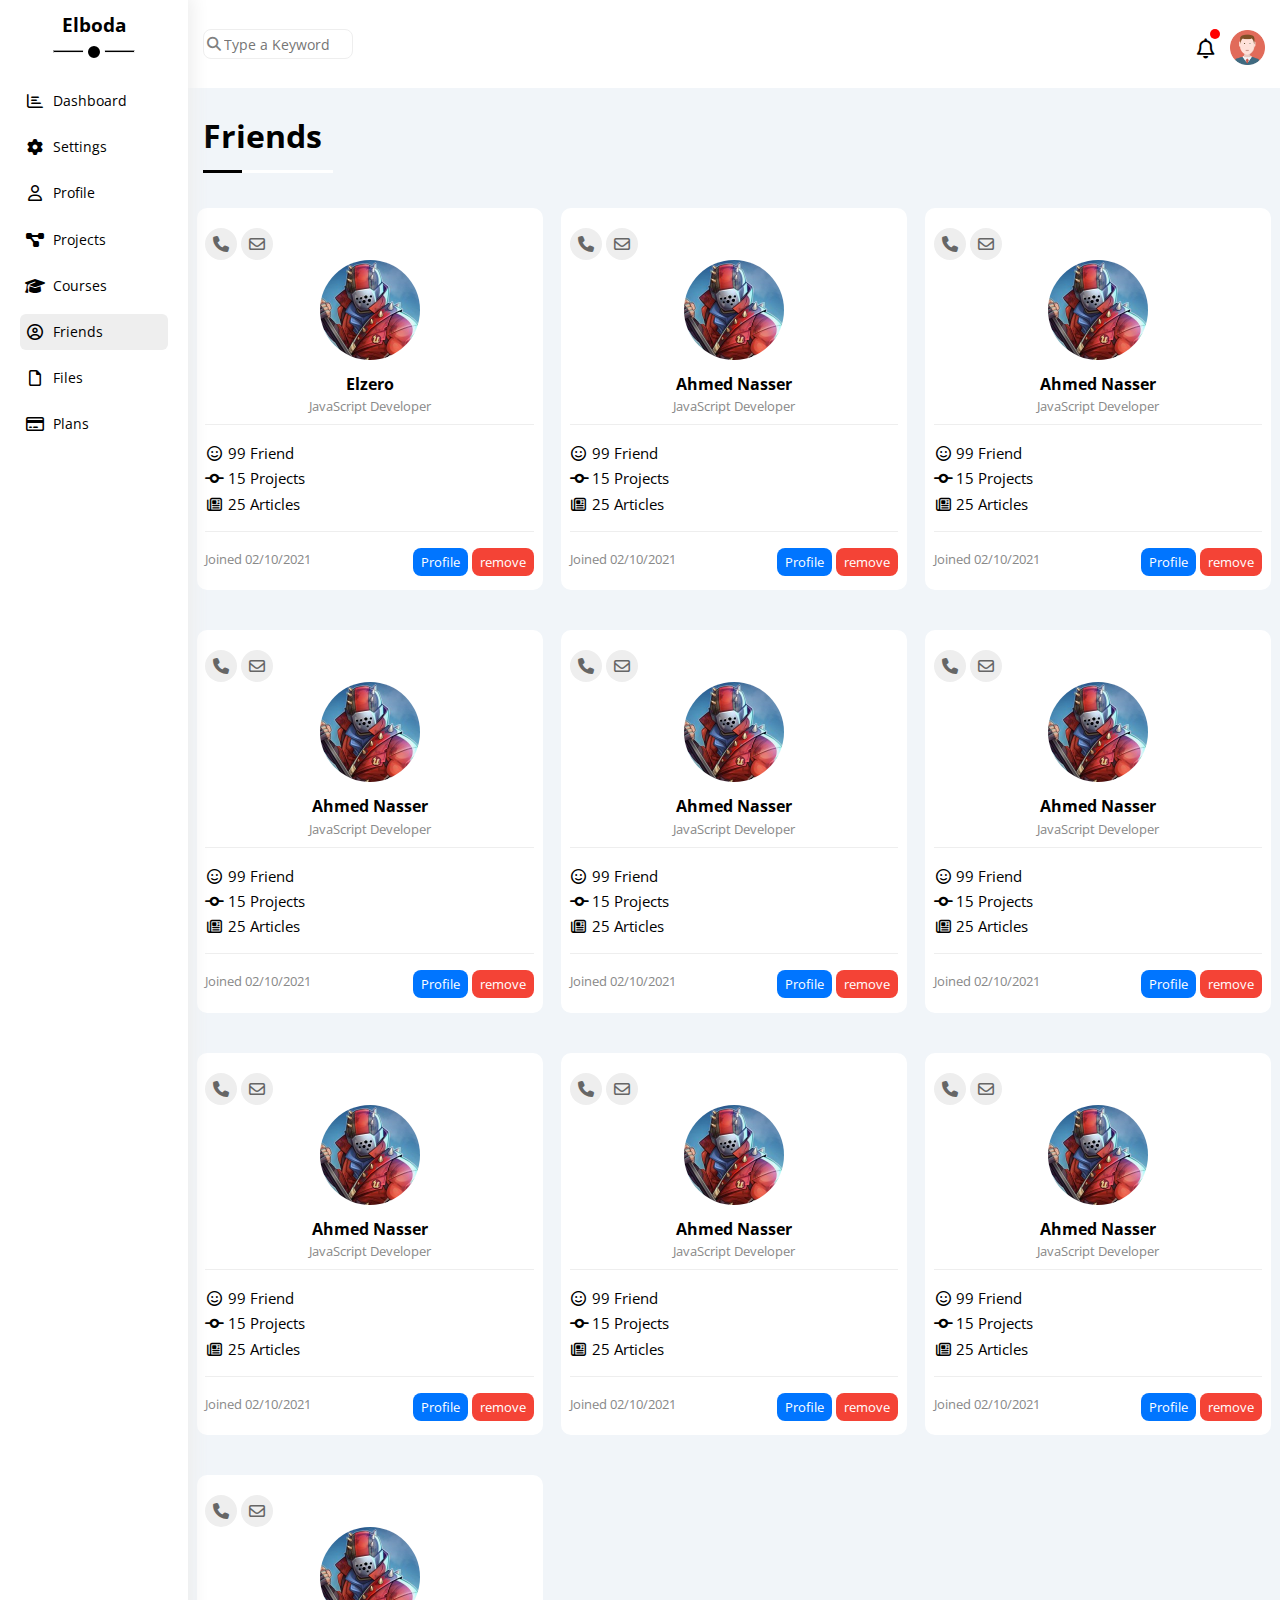
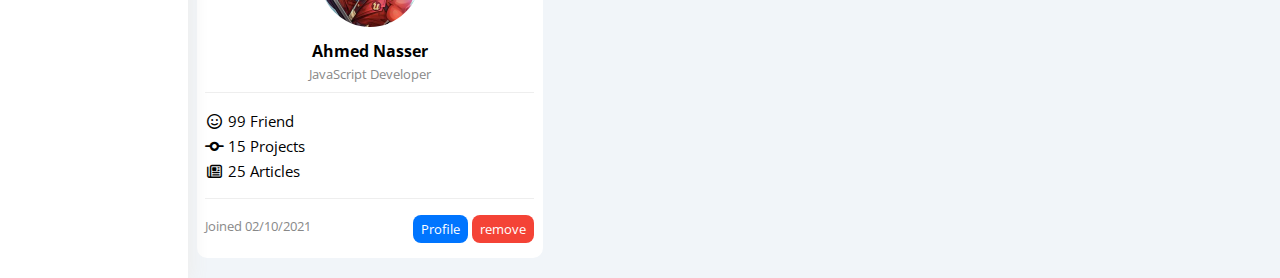
<file: friends.html>
<!DOCTYPE html>
<html lang="en">

<head>
    <meta charset="UTF-8">
    <meta name="viewport" content="width=device-width, initial-scale=1.0">
    <title>Friends</title>
    <link rel="stylesheet" href="css/Style.css">
    <link rel="stylesheet" href="css/normalize.css">
    <link rel="stylesheet" href="css/all.min.css">
    <link rel="preconnect" href="https://fonts.googleapis.com" />
    <link rel="preconnect" href="https://fonts.gstatic.com" crossorigin />
    <link href="https://fonts.googleapis.com/css2?family=Open+Sans:wght@300;500&#038;display=swap" rel="stylesheet" />
</head>
</head>

<body>
    <!-- start sidebar -->
    <div class="page">
        <div class="sidebar">
            <h3 class="logo">Elboda</h3>
            <hr>

            <ul>
                <li><a href="index.html"><i class="fa-regular fa-chart-bar fa-fw"></i>
                        <p>Dashboard</p>
                    </a></li>
                <li><a href="settings.html"><i class="fa-solid fa-gear fa-fw"></i>
                        <p>Settings</p>
                    </a></li>
                <li><a href="profile.html"><i class="fa-regular fa-user fa-fw"></i>
                        <p>Profile</p>
                    </a></li>
                <li><a href="project.html"><i class="fa-solid fa-diagram-project fa-fw"></i>
                        <p>Projects</p>
                    </a></li>
                <li><a href="courses.html"><i class="fa-solid fa-graduation-cap fa-fw"></i>
                        <p>Courses</p>
                    </a></li>
                <li class="active"><a href="friends.html"><i class="fa-regular fa-circle-user fa-fw"></i>
                        <p>Friends</p>
                    </a></li>
                <li><a href="files.html"><i class="fa-regular fa-file fa-fw"></i>
                        <p>Files</p>
                    </a></li>
                <li><a href="plans.html"><i class="fa-regular fa-credit-card fa-fw"></i>
                        <p>Plans</p>
                    </a></li>
            </ul>
        </div>

        <!-- end sidebar -->
        <div class="content">
            <!-- start header -->
            <div class="header">
                <div class="srh">
                    <input type="search" placeholder="Type a Keyword">
                </div>
                <div class="notify">
                    <i class="fa-regular fa-bell fa-lg"></i>
                    <img src="images/avatar.png" alt="">

                </div>
            </div>
            <!-- end header -->
            <!-- start page title -->
            <div class="page-title">
                <h1>Friends</h1>
                <div class="holder">
                    <span></span>
                </div>
            </div>
            <!-- end page title -->
            <div class="friends">
                <div class="box-frirnds">
                    <div class="head">
                        <i class="fa-solid fa-phone"></i>
                        <i class="fa-regular fa-envelope"></i>
                        <div class="image">
                            <img src="images/friend-01.jpg" alt="">
                        </div>
                        <div class="info">
                            <h4>Elzero</h4>
                            <p>JavaScript Developer</p>
                        </div>
                    </div>
                    <div class="next">
                        <div class="one">
                            <i class="fa-regular fa-face-smile fa-fw"></i> <span>99 Friend</span>
                        </div>
                        <div class="one">
                            <i class="fa-solid fa-code-commit fa-fw"></i> <span>15 Projects</span>
                        </div>
                        <div class="one">
                            <i class="fa-regular fa-newspaper fa-fw"></i> <span> 25 Articles</span>
                        </div>
                    </div>
                    <div class="footer">
                        <div class="join">
                            <p>Joined 02/10/2021</p>
                        </div>
                        <div class="button">
                            <a href="profile.html">Profile</a>
                            <a href="remove">remove</a>
                        </div>
                    </div>

                </div>
                <div class="box-frirnds">
                    <div class="head">
                        <i class="fa-solid fa-phone"></i>
                        <i class="fa-regular fa-envelope"></i>
                        <div class="image">
                            <img src="images/friend-01.jpg" alt="">
                        </div>
                        <div class="info">
                            <h4>Ahmed Nasser</h4>
                            <p>JavaScript Developer</p>
                        </div>
                    </div>
                    <div class="next">
                        <div class="one">
                            <i class="fa-regular fa-face-smile fa-fw"></i> <span>99 Friend</span>
                        </div>
                        <div class="one">
                            <i class="fa-solid fa-code-commit fa-fw"></i> <span>15 Projects</span>
                        </div>
                        <div class="one">
                            <i class="fa-regular fa-newspaper fa-fw"></i> <span> 25 Articles</span>
                        </div>
                    </div>
                    <div class="footer">
                        <div class="join">
                            <p>Joined 02/10/2021</p>
                        </div>
                        <div class="button">
                            <a href="profile.html">Profile</a>
                            <a href="remove">remove</a>
                        </div>
                    </div>

                </div>
                <div class="box-frirnds">
                    <div class="head">
                        <i class="fa-solid fa-phone"></i>
                        <i class="fa-regular fa-envelope"></i>
                        <div class="image">
                            <img src="images/friend-01.jpg" alt="">
                        </div>
                        <div class="info">
                            <h4>Ahmed Nasser</h4>
                            <p>JavaScript Developer</p>
                        </div>
                    </div>
                    <div class="next">
                        <div class="one">
                            <i class="fa-regular fa-face-smile fa-fw"></i> <span>99 Friend</span>
                        </div>
                        <div class="one">
                            <i class="fa-solid fa-code-commit fa-fw"></i> <span>15 Projects</span>
                        </div>
                        <div class="one">
                            <i class="fa-regular fa-newspaper fa-fw"></i> <span> 25 Articles</span>
                        </div>
                    </div>
                    <div class="footer">
                        <div class="join">
                            <p>Joined 02/10/2021</p>
                        </div>
                        <div class="button">
                            <a href="profile.html">Profile</a>
                            <a href="remove">remove</a>
                        </div>
                    </div>

                </div>
                <div class="box-frirnds">
                    <div class="head">
                        <i class="fa-solid fa-phone"></i>
                        <i class="fa-regular fa-envelope"></i>
                        <div class="image">
                            <img src="images/friend-01.jpg" alt="">
                        </div>
                        <div class="info">
                            <h4>Ahmed Nasser</h4>
                            <p>JavaScript Developer</p>
                        </div>
                    </div>
                    <div class="next">
                        <div class="one">
                            <i class="fa-regular fa-face-smile fa-fw"></i> <span>99 Friend</span>
                        </div>
                        <div class="one">
                            <i class="fa-solid fa-code-commit fa-fw"></i> <span>15 Projects</span>
                        </div>
                        <div class="one">
                            <i class="fa-regular fa-newspaper fa-fw"></i> <span> 25 Articles</span>
                        </div>
                    </div>
                    <div class="footer">
                        <div class="join">
                            <p>Joined 02/10/2021</p>
                        </div>
                        <div class="button">
                            <a href="profile.html">Profile</a>
                            <a href="remove">remove</a>
                        </div>
                    </div>

                </div>
                <div class="box-frirnds">
                    <div class="head">
                        <i class="fa-solid fa-phone"></i>
                        <i class="fa-regular fa-envelope"></i>
                        <div class="image">
                            <img src="images/friend-01.jpg" alt="">
                        </div>
                        <div class="info">
                            <h4>Ahmed Nasser</h4>
                            <p>JavaScript Developer</p>
                        </div>
                    </div>
                    <div class="next">
                        <div class="one">
                            <i class="fa-regular fa-face-smile fa-fw"></i> <span>99 Friend</span>
                        </div>
                        <div class="one">
                            <i class="fa-solid fa-code-commit fa-fw"></i> <span>15 Projects</span>
                        </div>
                        <div class="one">
                            <i class="fa-regular fa-newspaper fa-fw"></i> <span> 25 Articles</span>
                        </div>
                    </div>
                    <div class="footer">
                        <div class="join">
                            <p>Joined 02/10/2021</p>
                        </div>
                        <div class="button">
                            <a href="profile.html">Profile</a>
                            <a href="remove">remove</a>
                        </div>
                    </div>

                </div>
                <div class="box-frirnds">
                    <div class="head">
                        <i class="fa-solid fa-phone"></i>
                        <i class="fa-regular fa-envelope"></i>
                        <div class="image">
                            <img src="images/friend-01.jpg" alt="">
                        </div>
                        <div class="info">
                            <h4>Ahmed Nasser</h4>
                            <p>JavaScript Developer</p>
                        </div>
                    </div>
                    <div class="next">
                        <div class="one">
                            <i class="fa-regular fa-face-smile fa-fw"></i> <span>99 Friend</span>
                        </div>
                        <div class="one">
                            <i class="fa-solid fa-code-commit fa-fw"></i> <span>15 Projects</span>
                        </div>
                        <div class="one">
                            <i class="fa-regular fa-newspaper fa-fw"></i> <span> 25 Articles</span>
                        </div>
                    </div>
                    <div class="footer">
                        <div class="join">
                            <p>Joined 02/10/2021</p>
                        </div>
                        <div class="button">
                            <a href="profile.html">Profile</a>
                            <a href="remove">remove</a>
                        </div>
                    </div>

                </div>
                <div class="box-frirnds">
                    <div class="head">
                        <i class="fa-solid fa-phone"></i>
                        <i class="fa-regular fa-envelope"></i>
                        <div class="image">
                            <img src="images/friend-01.jpg" alt="">
                        </div>
                        <div class="info">
                            <h4>Ahmed Nasser</h4>
                            <p>JavaScript Developer</p>
                        </div>
                    </div>
                    <div class="next">
                        <div class="one">
                            <i class="fa-regular fa-face-smile fa-fw"></i> <span>99 Friend</span>
                        </div>
                        <div class="one">
                            <i class="fa-solid fa-code-commit fa-fw"></i> <span>15 Projects</span>
                        </div>
                        <div class="one">
                            <i class="fa-regular fa-newspaper fa-fw"></i> <span> 25 Articles</span>
                        </div>
                    </div>
                    <div class="footer">
                        <div class="join">
                            <p>Joined 02/10/2021</p>
                        </div>
                        <div class="button">
                            <a href="profile.html">Profile</a>
                            <a href="remove">remove</a>
                        </div>
                    </div>

                </div>
                <div class="box-frirnds">
                    <div class="head">
                        <i class="fa-solid fa-phone"></i>
                        <i class="fa-regular fa-envelope"></i>
                        <div class="image">
                            <img src="images/friend-01.jpg" alt="">
                        </div>
                        <div class="info">
                            <h4>Ahmed Nasser</h4>
                            <p>JavaScript Developer</p>
                        </div>
                    </div>
                    <div class="next">
                        <div class="one">
                            <i class="fa-regular fa-face-smile fa-fw"></i> <span>99 Friend</span>
                        </div>
                        <div class="one">
                            <i class="fa-solid fa-code-commit fa-fw"></i> <span>15 Projects</span>
                        </div>
                        <div class="one">
                            <i class="fa-regular fa-newspaper fa-fw"></i> <span> 25 Articles</span>
                        </div>
                    </div>
                    <div class="footer">
                        <div class="join">
                            <p>Joined 02/10/2021</p>
                        </div>
                        <div class="button">
                            <a href="profile.html">Profile</a>
                            <a href="remove">remove</a>
                        </div>
                    </div>

                </div>
                <div class="box-frirnds">
                    <div class="head">
                        <i class="fa-solid fa-phone"></i>
                        <i class="fa-regular fa-envelope"></i>
                        <div class="image">
                            <img src="images/friend-01.jpg" alt="">
                        </div>
                        <div class="info">
                            <h4>Ahmed Nasser</h4>
                            <p>JavaScript Developer</p>
                        </div>
                    </div>
                    <div class="next">
                        <div class="one">
                            <i class="fa-regular fa-face-smile fa-fw"></i> <span>99 Friend</span>
                        </div>
                        <div class="one">
                            <i class="fa-solid fa-code-commit fa-fw"></i> <span>15 Projects</span>
                        </div>
                        <div class="one">
                            <i class="fa-regular fa-newspaper fa-fw"></i> <span> 25 Articles</span>
                        </div>
                    </div>
                    <div class="footer">
                        <div class="join">
                            <p>Joined 02/10/2021</p>
                        </div>
                        <div class="button">
                            <a href="profile.html">Profile</a>
                            <a href="remove">remove</a>
                        </div>
                    </div>

                </div>
                <div class="box-frirnds">
                    <div class="head">
                        <i class="fa-solid fa-phone"></i>
                        <i class="fa-regular fa-envelope"></i>
                        <div class="image">
                            <img src="images/friend-01.jpg" alt="">
                        </div>
                        <div class="info">
                            <h4>Ahmed Nasser</h4>
                            <p>JavaScript Developer</p>
                        </div>
                    </div>
                    <div class="next">
                        <div class="one">
                            <i class="fa-regular fa-face-smile fa-fw"></i> <span>99 Friend</span>
                        </div>
                        <div class="one">
                            <i class="fa-solid fa-code-commit fa-fw"></i> <span>15 Projects</span>
                        </div>
                        <div class="one">
                            <i class="fa-regular fa-newspaper fa-fw"></i> <span> 25 Articles</span>
                        </div>
                    </div>
                    <div class="footer">
                        <div class="join">
                            <p>Joined 02/10/2021</p>
                        </div>
                        <div class="button">
                            <a href="profile.html">Profile</a>
                            <a href="remove">remove</a>
                        </div>
                    </div>

                </div>
            </div>
</body>

</html>
</file>
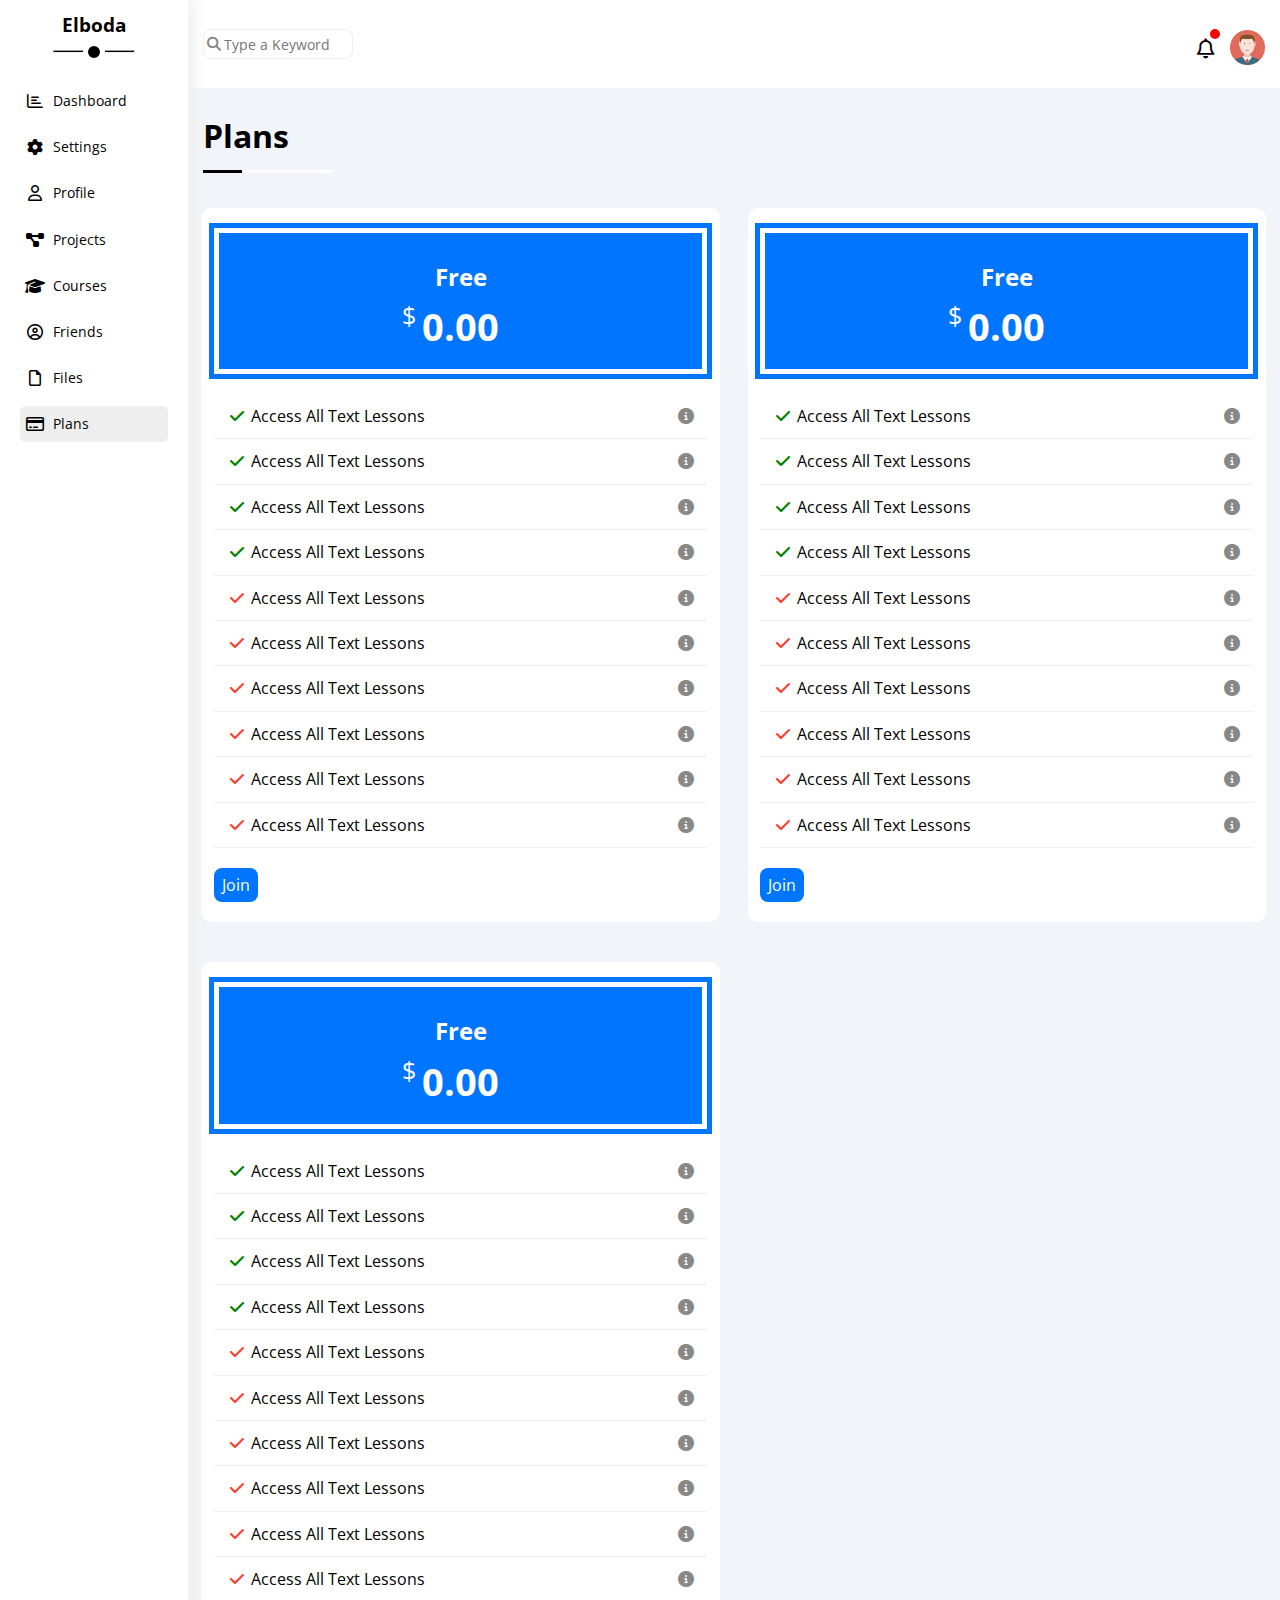
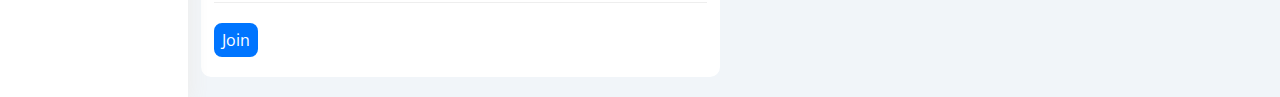
<file: plans.html>
<!DOCTYPE html>
<html lang="en">

<head>
    <meta charset="UTF-8">
    <meta name="viewport" content="width=device-width, initial-scale=1.0">
    <title>Plans</title>
    <link rel="stylesheet" href="css/Style.css">
    <link rel="stylesheet" href="css/normalize.css">
    <link rel="stylesheet" href="css/all.min.css">
    <link rel="preconnect" href="https://fonts.googleapis.com" />
    <link rel="preconnect" href="https://fonts.gstatic.com" crossorigin />
    <link href="https://fonts.googleapis.com/css2?family=Open+Sans:wght@300;500&#038;display=swap" rel="stylesheet" />
</head>
</head>

<body>
    <!-- start sidebar -->
    <div class="page">
        <div class="sidebar">
            <h3 class="logo">Elboda</h3>
            <hr>

            <ul>
                <li><a href="index.html"><i class="fa-regular fa-chart-bar fa-fw"></i>
                        <p>Dashboard</p>
                    </a></li>
                <li><a href="settings.html"><i class="fa-solid fa-gear fa-fw"></i>
                        <p>Settings</p>
                    </a></li>
                <li><a href="profile.html"><i class="fa-regular fa-user fa-fw"></i>
                        <p>Profile</p>
                    </a></li>
                <li><a href="project.html"><i class="fa-solid fa-diagram-project fa-fw"></i>
                        <p>Projects</p>
                    </a></li>
                <li><a href="courses.html"><i class="fa-solid fa-graduation-cap fa-fw"></i>
                        <p>Courses</p>
                    </a></li>
                <li><a href="friends.html"><i class="fa-regular fa-circle-user fa-fw"></i>
                        <p>Friends</p>
                    </a></li>
                <li><a href="files.html"><i class="fa-regular fa-file fa-fw"></i>
                        <p>Files</p>
                    </a></li>
                <li class="active"><a href="plans.html"><i class="fa-regular fa-credit-card fa-fw"></i>
                        <p>Plans</p>
                    </a></li>
            </ul>
        </div>

        <!-- end sidebar -->
        <div class="content">
            <!-- start header -->
            <div class="header">
                <div class="srh">
                    <input type="search" placeholder="Type a Keyword">
                </div>
                <div class="notify">
                    <i class="fa-regular fa-bell fa-lg"></i>
                    <img src="images/avatar.png" alt="">

                </div>
            </div>
            <!-- end header -->
            <!-- start page title -->
            <div class="page-title">
                <h1>Plans</h1>
                <div class="holder">
                    <span></span>
                </div>
            </div>
            <!-- end page title -->
            <div class="plans">
                <div class="box">
                    <div class="head">
                        <h2>Free</h2>
                        <div class="price">
                            <h1>0.00</h1>
                        </div>
                    </div>
                    <div class="next">

                        <ul>
                            <li>
                                <div class="one true"><i class="fa-solid fa-check fa-fw yes"></i> <span>Access All Text
                                        Lessons</span>
                                </div>
                                <div class="two ">
                                    <i class="fa-solid fa-circle-info help"></i>
                                </div>
                            </li>
                        </ul>
                    </div>
                    <div class="next">

                        <ul>
                            <li>
                                <div class="one true"><i class="fa-solid fa-check fa-fw yes"></i> <span>Access All Text
                                        Lessons</span>
                                </div>
                                <div class="two ">
                                    <i class="fa-solid fa-circle-info help"></i>
                                </div>
                            </li>
                        </ul>
                    </div>
                    <div class="next">

                        <ul>
                            <li>
                                <div class="one true"><i class="fa-solid fa-check fa-fw yes"></i> <span>Access All Text
                                        Lessons</span>
                                </div>
                                <div class="two ">
                                    <i class="fa-solid fa-circle-info help"></i>
                                </div>
                            </li>
                        </ul>
                    </div>
                    <div class="next">

                        <ul>
                            <li>
                                <div class="one true"><i class="fa-solid fa-check fa-fw yes"></i> <span>Access All Text
                                        Lessons</span>
                                </div>
                                <div class="two ">
                                    <i class="fa-solid fa-circle-info help"></i>
                                </div>
                            </li>
                        </ul>
                    </div>
                    <div class="next">

                        <ul>
                            <li>
                                <div class="one false"><i class="fa-solid fa-check fa-fw yes"></i> <span>Access All Text
                                        Lessons</span>
                                </div>
                                <div class="two ">
                                    <i class="fa-solid fa-circle-info help"></i>
                                </div>
                            </li>
                        </ul>
                    </div>
                    <div class="next">

                        <ul>
                            <li>
                                <div class="one false"><i class="fa-solid fa-check fa-fw yes"></i> <span>Access All Text
                                        Lessons</span>
                                </div>
                                <div class="two ">
                                    <i class="fa-solid fa-circle-info help"></i>
                                </div>
                            </li>
                        </ul>
                    </div>
                    <div class="next">

                        <ul>
                            <li>
                                <div class="one false"><i class="fa-solid fa-check fa-fw yes"></i> <span>Access All Text
                                        Lessons</span>
                                </div>
                                <div class="two ">
                                    <i class="fa-solid fa-circle-info help"></i>
                                </div>
                            </li>
                        </ul>
                    </div>
                    <div class="next">

                        <ul>
                            <li>
                                <div class="one false"><i class="fa-solid fa-check fa-fw yes"></i> <span>Access All Text
                                        Lessons</span>
                                </div>
                                <div class="two ">
                                    <i class="fa-solid fa-circle-info help"></i>
                                </div>
                            </li>
                        </ul>
                    </div>
                    <div class="next">

                        <ul>
                            <li>
                                <div class="one false"><i class="fa-solid fa-check fa-fw yes"></i> <span>Access All Text
                                        Lessons</span>
                                </div>
                                <div class="two ">
                                    <i class="fa-solid fa-circle-info help"></i>
                                </div>
                            </li>
                        </ul>
                    </div>
                    <div class="next">

                        <ul>
                            <li>
                                <div class="one false"><i class="fa-solid fa-check fa-fw yes"></i> <span>Access All Text
                                        Lessons</span>
                                </div>
                                <div class="two ">
                                    <i class="fa-solid fa-circle-info help"></i>
                                </div>
                            </li>
                        </ul>
                    </div>



                    <button>Join</button>
                </div>
                <div class="box">
                    <div class="head">
                        <h2>Free</h2>
                        <div class="price">
                            <h1>0.00</h1>
                        </div>
                    </div>
                    <div class="next">

                        <ul>
                            <li>
                                <div class="one true"><i class="fa-solid fa-check fa-fw yes"></i> <span>Access All Text
                                        Lessons</span>
                                </div>
                                <div class="two ">
                                    <i class="fa-solid fa-circle-info help"></i>
                                </div>
                            </li>
                        </ul>
                    </div>
                    <div class="next">

                        <ul>
                            <li>
                                <div class="one true"><i class="fa-solid fa-check fa-fw yes"></i> <span>Access All Text
                                        Lessons</span>
                                </div>
                                <div class="two ">
                                    <i class="fa-solid fa-circle-info help"></i>
                                </div>
                            </li>
                        </ul>
                    </div>
                    <div class="next">

                        <ul>
                            <li>
                                <div class="one true"><i class="fa-solid fa-check fa-fw yes"></i> <span>Access All Text
                                        Lessons</span>
                                </div>
                                <div class="two ">
                                    <i class="fa-solid fa-circle-info help"></i>
                                </div>
                            </li>
                        </ul>
                    </div>
                    <div class="next">

                        <ul>
                            <li>
                                <div class="one true"><i class="fa-solid fa-check fa-fw yes"></i> <span>Access All Text
                                        Lessons</span>
                                </div>
                                <div class="two ">
                                    <i class="fa-solid fa-circle-info help"></i>
                                </div>
                            </li>
                        </ul>
                    </div>
                    <div class="next">

                        <ul>
                            <li>
                                <div class="one false"><i class="fa-solid fa-check fa-fw yes"></i> <span>Access All Text
                                        Lessons</span>
                                </div>
                                <div class="two ">
                                    <i class="fa-solid fa-circle-info help"></i>
                                </div>
                            </li>
                        </ul>
                    </div>
                    <div class="next">

                        <ul>
                            <li>
                                <div class="one false"><i class="fa-solid fa-check fa-fw yes"></i> <span>Access All Text
                                        Lessons</span>
                                </div>
                                <div class="two ">
                                    <i class="fa-solid fa-circle-info help"></i>
                                </div>
                            </li>
                        </ul>
                    </div>
                    <div class="next">

                        <ul>
                            <li>
                                <div class="one false"><i class="fa-solid fa-check fa-fw yes"></i> <span>Access All Text
                                        Lessons</span>
                                </div>
                                <div class="two ">
                                    <i class="fa-solid fa-circle-info help"></i>
                                </div>
                            </li>
                        </ul>
                    </div>
                    <div class="next">

                        <ul>
                            <li>
                                <div class="one false"><i class="fa-solid fa-check fa-fw yes"></i> <span>Access All Text
                                        Lessons</span>
                                </div>
                                <div class="two ">
                                    <i class="fa-solid fa-circle-info help"></i>
                                </div>
                            </li>
                        </ul>
                    </div>
                    <div class="next">

                        <ul>
                            <li>
                                <div class="one false"><i class="fa-solid fa-check fa-fw yes"></i> <span>Access All Text
                                        Lessons</span>
                                </div>
                                <div class="two ">
                                    <i class="fa-solid fa-circle-info help"></i>
                                </div>
                            </li>
                        </ul>
                    </div>
                    <div class="next">

                        <ul>
                            <li>
                                <div class="one false"><i class="fa-solid fa-check fa-fw yes"></i> <span>Access All Text
                                        Lessons</span>
                                </div>
                                <div class="two ">
                                    <i class="fa-solid fa-circle-info help"></i>
                                </div>
                            </li>
                        </ul>
                    </div>



                    <button>Join</button>
                </div>
                <div class="box">
                    <div class="head">
                        <h2>Free</h2>
                        <div class="price">
                            <h1>0.00</h1>
                        </div>
                    </div>
                    <div class="next">

                        <ul>
                            <li>
                                <div class="one true"><i class="fa-solid fa-check fa-fw yes"></i> <span>Access All Text
                                        Lessons</span>
                                </div>
                                <div class="two ">
                                    <i class="fa-solid fa-circle-info help"></i>
                                </div>
                            </li>
                        </ul>
                    </div>
                    <div class="next">

                        <ul>
                            <li>
                                <div class="one true"><i class="fa-solid fa-check fa-fw yes"></i> <span>Access All Text
                                        Lessons</span>
                                </div>
                                <div class="two ">
                                    <i class="fa-solid fa-circle-info help"></i>
                                </div>
                            </li>
                        </ul>
                    </div>
                    <div class="next">

                        <ul>
                            <li>
                                <div class="one true"><i class="fa-solid fa-check fa-fw yes"></i> <span>Access All Text
                                        Lessons</span>
                                </div>
                                <div class="two ">
                                    <i class="fa-solid fa-circle-info help"></i>
                                </div>
                            </li>
                        </ul>
                    </div>
                    <div class="next">

                        <ul>
                            <li>
                                <div class="one true"><i class="fa-solid fa-check fa-fw yes"></i> <span>Access All Text
                                        Lessons</span>
                                </div>
                                <div class="two ">
                                    <i class="fa-solid fa-circle-info help"></i>
                                </div>
                            </li>
                        </ul>
                    </div>
                    <div class="next">

                        <ul>
                            <li>
                                <div class="one false"><i class="fa-solid fa-check fa-fw yes"></i> <span>Access All Text
                                        Lessons</span>
                                </div>
                                <div class="two ">
                                    <i class="fa-solid fa-circle-info help"></i>
                                </div>
                            </li>
                        </ul>
                    </div>
                    <div class="next">

                        <ul>
                            <li>
                                <div class="one false"><i class="fa-solid fa-check fa-fw yes"></i> <span>Access All Text
                                        Lessons</span>
                                </div>
                                <div class="two ">
                                    <i class="fa-solid fa-circle-info help"></i>
                                </div>
                            </li>
                        </ul>
                    </div>
                    <div class="next">

                        <ul>
                            <li>
                                <div class="one false"><i class="fa-solid fa-check fa-fw yes"></i> <span>Access All Text
                                        Lessons</span>
                                </div>
                                <div class="two ">
                                    <i class="fa-solid fa-circle-info help"></i>
                                </div>
                            </li>
                        </ul>
                    </div>
                    <div class="next">

                        <ul>
                            <li>
                                <div class="one false"><i class="fa-solid fa-check fa-fw yes"></i> <span>Access All Text
                                        Lessons</span>
                                </div>
                                <div class="two ">
                                    <i class="fa-solid fa-circle-info help"></i>
                                </div>
                            </li>
                        </ul>
                    </div>
                    <div class="next">

                        <ul>
                            <li>
                                <div class="one false"><i class="fa-solid fa-check fa-fw yes"></i> <span>Access All Text
                                        Lessons</span>
                                </div>
                                <div class="two ">
                                    <i class="fa-solid fa-circle-info help"></i>
                                </div>
                            </li>
                        </ul>
                    </div>
                    <div class="next">

                        <ul>
                            <li>
                                <div class="one false"><i class="fa-solid fa-check fa-fw yes"></i> <span>Access All Text
                                        Lessons</span>
                                </div>
                                <div class="two ">
                                    <i class="fa-solid fa-circle-info help"></i>
                                </div>
                            </li>
                        </ul>
                    </div>



                    <button>Join</button>
                </div>

            </div>

</body>


</html>
</file>
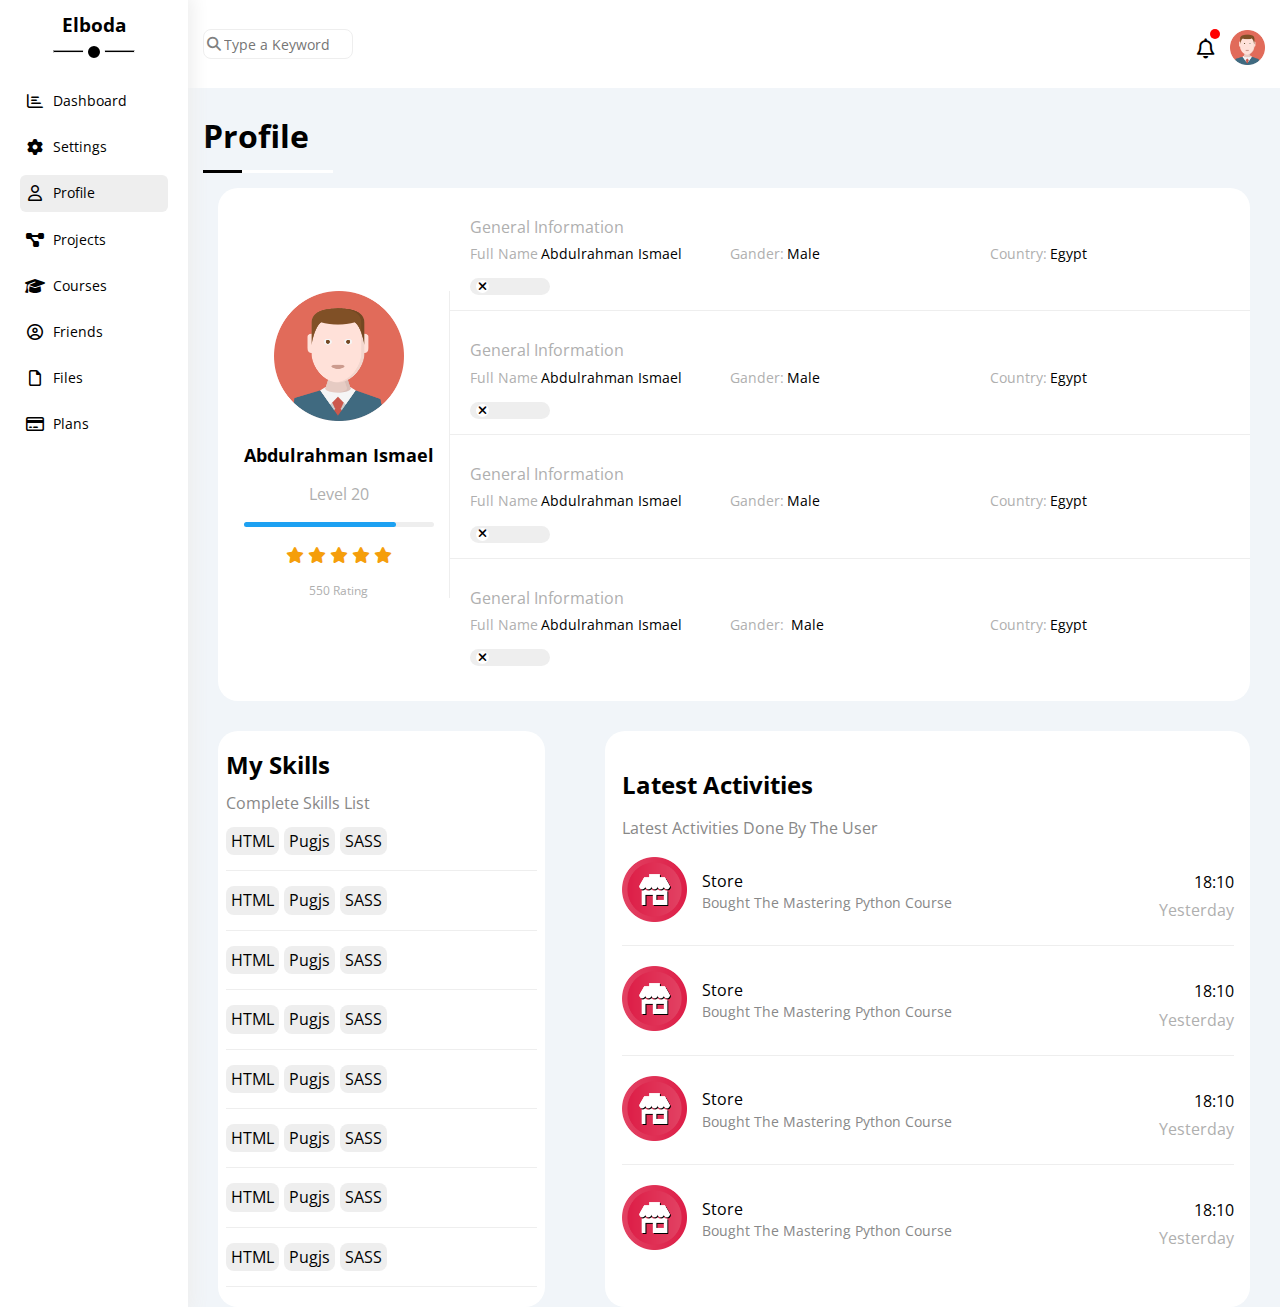
<file: profile.html>
<!DOCTYPE html>
<html lang="en">

<head>
    <meta charset="UTF-8">
    <meta name="viewport" content="width=device-width, initial-scale=1.0">
    <title>Profile</title>
    <link rel="stylesheet" href="css/Style.css">
    <link rel="stylesheet" href="css/normalize.css">
    <link rel="stylesheet" href="css/all.min.css">
    <link rel="preconnect" href="https://fonts.googleapis.com" />
    <link rel="preconnect" href="https://fonts.gstatic.com" crossorigin />
    <link href="https://fonts.googleapis.com/css2?family=Open+Sans:wght@300;500&#038;display=swap" rel="stylesheet" />
</head>
</head>

<body>
    <!-- start sidebar -->
    <div class="page">
        <div class="sidebar">
            <h3 class="logo">Elboda</h3>
            <hr>

            <ul>
                <li><a href="index.html"><i class="fa-regular fa-chart-bar fa-fw"></i>
                        <p>Dashboard</p>
                    </a></li>
                <li><a href="settings.html"><i class="fa-solid fa-gear fa-fw"></i>
                        <p>Settings</p>
                    </a></li>
                <li class="active"><a href="profile.html"><i class="fa-regular fa-user fa-fw"></i>
                        <p>Profile</p>
                    </a></li>
                <li><a href="project.html"><i class="fa-solid fa-diagram-project fa-fw"></i>
                        <p>Projects</p>
                    </a></li>
                <li><a href="courses.html"><i class="fa-solid fa-graduation-cap fa-fw"></i>
                        <p>Courses</p>
                    </a></li>
                <li><a href="friends.html"><i class="fa-regular fa-circle-user fa-fw"></i>
                        <p>Friends</p>
                    </a></li>
                <li><a href="files.html"><i class="fa-regular fa-file fa-fw"></i>
                        <p>Files</p>
                    </a></li>
                <li><a href="plans.html"><i class="fa-regular fa-credit-card fa-fw"></i>
                        <p>Plans</p>
                    </a></li>
            </ul>
        </div>

        <!-- end sidebar -->
        <div class="content">
            <!-- start header -->
            <div class="header">
                <div class="srh">
                    <input type="search" placeholder="Type a Keyword">
                </div>
                <div class="notify">
                    <i class="fa-regular fa-bell fa-lg"></i>
                    <img src="images/avatar.png" alt="">

                </div>
            </div>
            <!-- end header -->
            <!-- start page title -->
            <div class="page-title">
                <h1>Profile</h1>
                <div class="holder">
                    <span></span>
                </div>
            </div>
            <!-- end page title -->

            <div class="profile">
                <div class="box-prof">
                    <div class="info">
                        <img src="images/avatar.png" alt="">
                        <h2>Abdulrahman Ismael</h2>
                        <p>Level 20</p>
                        <div class="holder">
                            <span> </span>
                        </div>
                        <i class="fa-solid fa-star c-orange fs-13"></i>
                        <i class="fa-solid fa-star c-orange fs-13"></i>
                        <i class="fa-solid fa-star c-orange fs-13"></i>
                        <i class="fa-solid fa-star c-orange fs-13"></i>
                        <i class="fa-solid fa-star c-orange fs-13"></i>
                        <p>550 Rating</p>
                    </div>
                    <div class="all">
                        <div class="genral">
                            <div class="Information">
                                <h4>General Information</h4>
                                <div class="name">
                                    <span>Full Name</span>
                                    <span>Abdulrahman Ismael</span>
                                </div>
                            </div>
                            <div class="gander">
                                <span>Gander:</span>
                                <span> Male</span>
                            </div>
                            <div class="country">
                                <span>Country:</span>
                                <span> Egypt</span>
                            </div>
                            <div class="two">
                                <label>
                                    <input class="switch" type="checkbox">
                                    <div class="toggel"></div>
                                </label>
                            </div>
                        </div>
                        <div class="genral">
                            <div class="Information">
                                <h4>General Information</h4>
                                <div class="name">
                                    <span>Full Name</span>
                                    <span>Abdulrahman Ismael</span>
                                </div>
                            </div>
                            <div class="gander">
                                <span>Gander:</span>
                                <span> Male</span>
                            </div>
                            <div class="country">
                                <span>Country:</span>
                                <span> Egypt</span>
                            </div>
                            <div class="two">
                                <label>
                                    <input class="switch" type="checkbox">
                                    <div class="toggel"></div>
                                </label>
                            </div>
                        </div>
                        <div class="genral">
                            <div class="Information">
                                <h4>General Information</h4>
                                <div class="name">
                                    <span>Full Name</span>
                                    <span>Abdulrahman Ismael</span>
                                </div>
                            </div>
                            <div class="gander">
                                <span>Gander:</span>
                                <span> Male</span>
                            </div>
                            <div class="country">
                                <span>Country:</span>
                                <span> Egypt</span>
                            </div>
                            <div class="two">
                                <label>
                                    <input class="switch" type="checkbox">
                                    <div class="toggel"></div>
                                </label>
                            </div>
                        </div>
                        <div class="genral">
                            <div class="Information">
                                <h4>General Information</h4>
                                <div class="name">
                                    <span>Full Name</span>
                                    <span>Abdulrahman Ismael</span>
                                </div>
                            </div>
                            <div class="gander">
                                <div class="span">
                                    <span>Gander:</span>
                                    <span> Male</span>
                                </div>
                            </div>
                            <div class="country">
                                <span>Country:</span>
                                <span> Egypt</span>
                            </div>
                            <div class="two">
                                <label>
                                    <input class="switch" type="checkbox">
                                    <div class="toggel"></div>
                                </label>
                            </div>
                        </div>





                    </div>
                </div>

            </div>
            <div class="main-profile">
                <div class="box-skills">
                    <div class="info">
                        <h2 class="head">My Skills</h2>
                        <p class="p-one">Complete Skills List</p>
                        <ul>
                            <li>HTML</li>
                            <li>Pugjs</li>
                            <li>SASS</li>
                        </ul>
                        <ul>
                            <li>HTML</li>
                            <li>Pugjs</li>
                            <li>SASS</li>
                        </ul>
                        <ul>
                            <li>HTML</li>
                            <li>Pugjs</li>
                            <li>SASS</li>
                        </ul>
                        <ul>
                            <li>HTML</li>
                            <li>Pugjs</li>
                            <li>SASS</li>
                        </ul>
                        <ul>
                            <li>HTML</li>
                            <li>Pugjs</li>
                            <li>SASS</li>
                        </ul>
                        <ul>
                            <li>HTML</li>
                            <li>Pugjs</li>
                            <li>SASS</li>
                        </ul>
                        <ul>
                            <li>HTML</li>
                            <li>Pugjs</li>
                            <li>SASS</li>
                        </ul>
                        <ul>
                            <li>HTML</li>
                            <li>Pugjs</li>
                            <li>SASS</li>
                        </ul>
                    </div>
                </div>
                <div class="box-activities">
                    <div class="info">
                        <h2 class="head">Latest Activities</h2>
                        <p class="p-one">Latest Activities Done By The User</p>
                    </div>
                    <div class="box">
                        <div class="image">
                            <img src="images/activity-01.png" alt="">
                        </div>
                        <div class="title">
                            <h4>Store</h4>
                            <p>Bought The Mastering Python Course</p>
                        </div>
                        <div class="days">
                            <p>18:10</p>
                            <p>Yesterday</p>
                        </div>
                    </div>
                    <div class="box">
                        <div class="image">
                            <img src="images/activity-01.png" alt="">
                        </div>
                        <div class="title">
                            <h4>Store</h4>
                            <p>Bought The Mastering Python Course</p>
                        </div>
                        <div class="days">
                            <p>18:10</p>
                            <p>Yesterday</p>
                        </div>
                    </div>
                    <div class="box">
                        <div class="image">
                            <img src="images/activity-01.png" alt="">
                        </div>
                        <div class="title">
                            <h4>Store</h4>
                            <p>Bought The Mastering Python Course</p>
                        </div>
                        <div class="days">
                            <p>18:10</p>
                            <p>Yesterday</p>
                        </div>
                    </div>
                    <div class="box">
                        <div class="image">
                            <img src="images/activity-01.png" alt="">
                        </div>
                        <div class="title">
                            <h4>Store</h4>
                            <p>Bought The Mastering Python Course</p>
                        </div>
                        <div class="days">
                            <p>18:10</p>
                            <p>Yesterday</p>
                        </div>
                    </div>
                </div>
            </div>
</body>

</html>
</file>
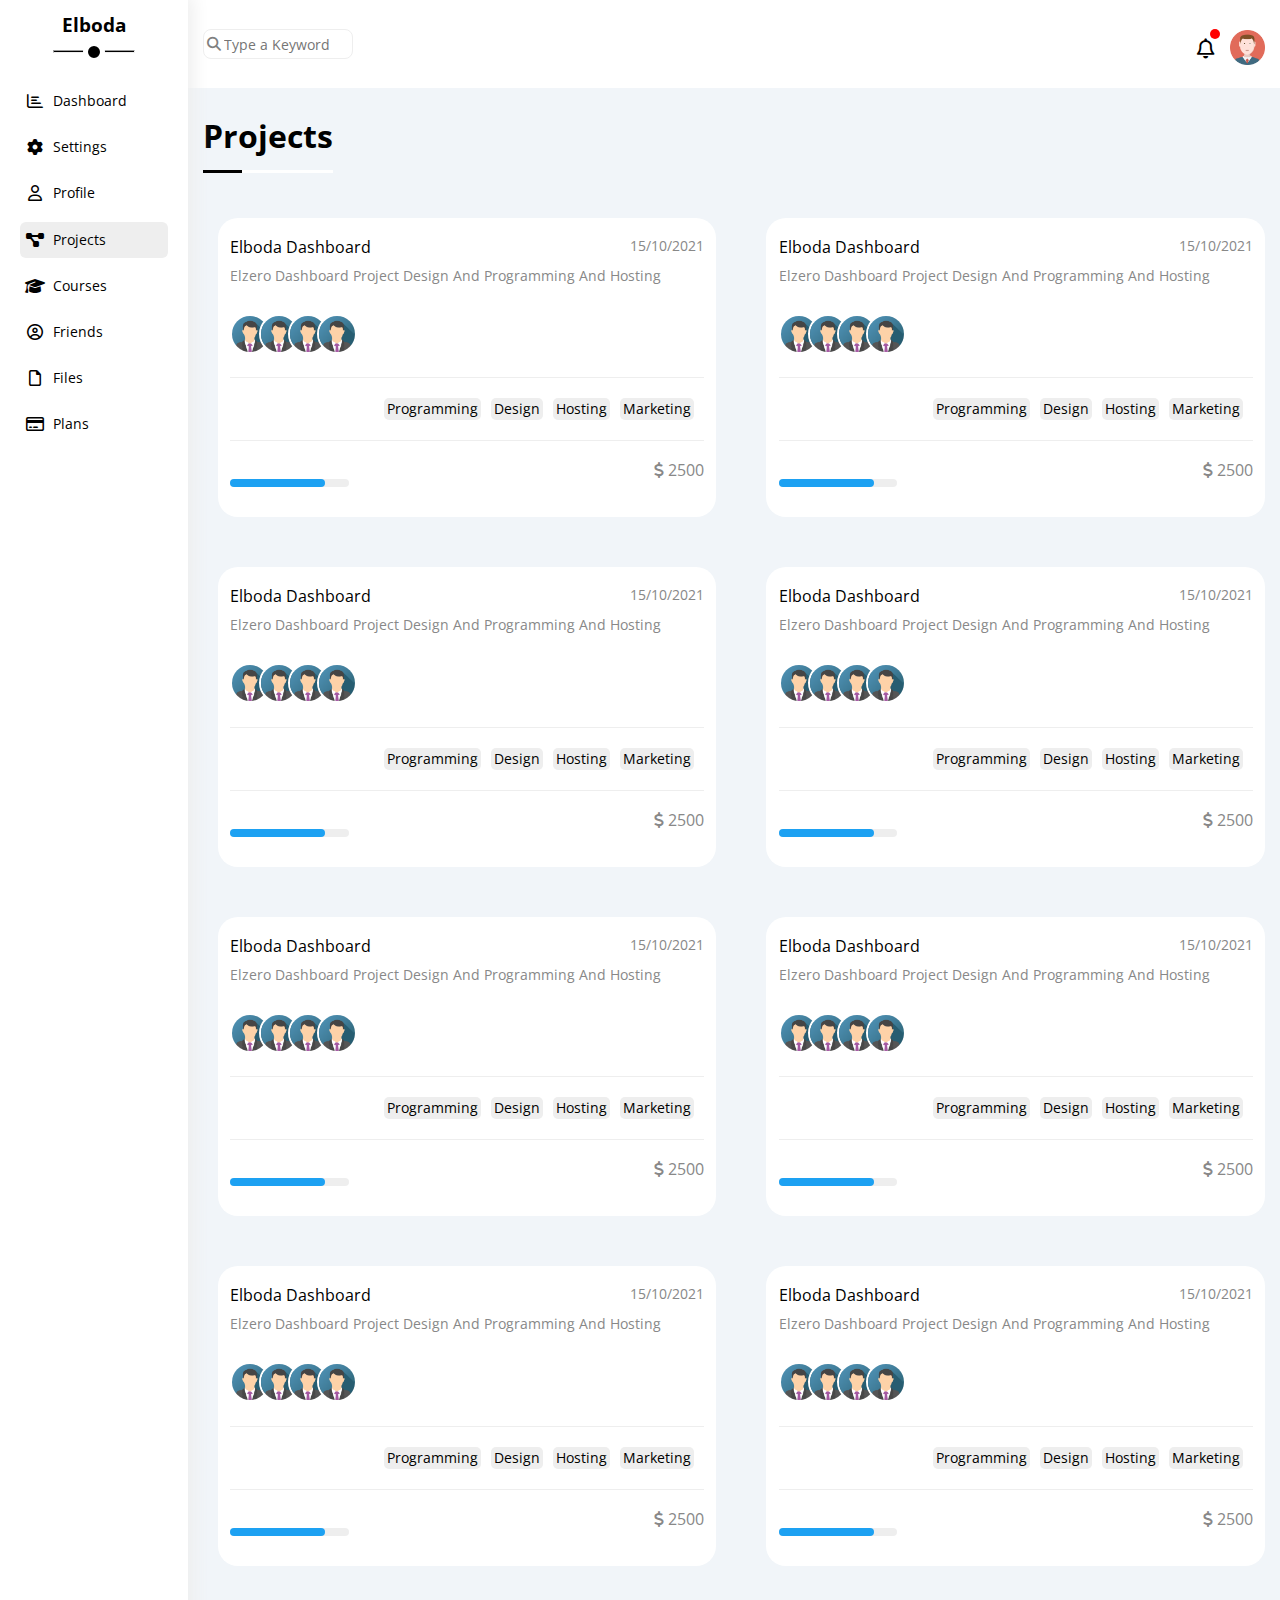
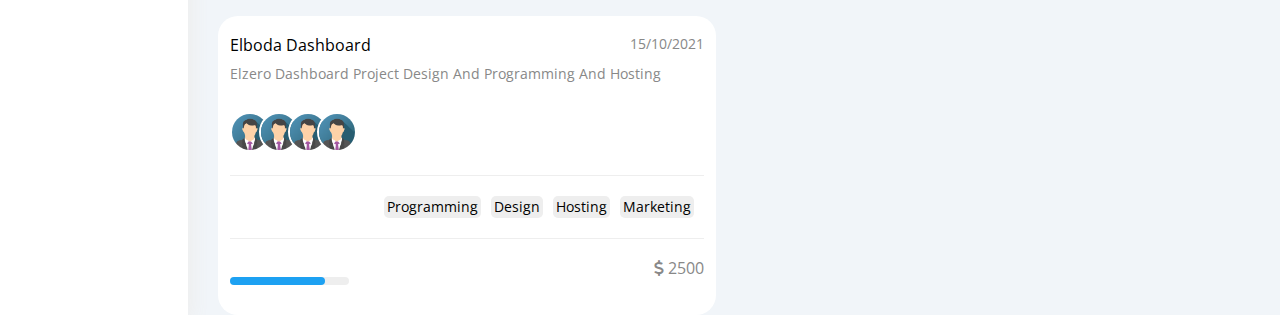
<file: project.html>
<!DOCTYPE html>
<html lang="en">

<head>
    <meta charset="UTF-8">
    <meta name="viewport" content="width=device-width, initial-scale=1.0">
    <title>Projects</title>
    <link rel="stylesheet" href="css/Style.css">
    <link rel="stylesheet" href="css/normalize.css">
    <link rel="stylesheet" href="css/all.min.css">
    <link rel="preconnect" href="https://fonts.googleapis.com" />
    <link rel="preconnect" href="https://fonts.gstatic.com" crossorigin />
    <link href="https://fonts.googleapis.com/css2?family=Open+Sans:wght@300;500&#038;display=swap" rel="stylesheet" />
</head>
</head>

<body>
    <!-- start sidebar -->
    <div class="page">
        <div class="sidebar">
            <h3 class="logo">Elboda</h3>
            <hr>

            <ul>
                <li><a href="index.html"><i class="fa-regular fa-chart-bar fa-fw"></i>
                        <p>Dashboard</p>
                    </a></li>
                <li><a href="settings.html"><i class="fa-solid fa-gear fa-fw"></i>
                        <p>Settings</p>
                    </a></li>
                <li><a href="profile.html"><i class="fa-regular fa-user fa-fw"></i>
                        <p>Profile</p>
                    </a></li>
                <li class="active"><a href="project.html"><i class="fa-solid fa-diagram-project fa-fw"></i>
                        <p>Projects</p>
                    </a></li>
                <li><a href="courses.html"><i class="fa-solid fa-graduation-cap fa-fw"></i>
                        <p>Courses</p>
                    </a></li>
                <li><a href="friends.html"><i class="fa-regular fa-circle-user fa-fw"></i>
                        <p>Friends</p>
                    </a></li>
                <li><a href="files.html"><i class="fa-regular fa-file fa-fw"></i>
                        <p>Files</p>
                    </a></li>
                <li><a href="plans.html"><i class="fa-regular fa-credit-card fa-fw"></i>
                        <p>Plans</p>
                    </a></li>
            </ul>
        </div>

        <!-- end sidebar -->
        <div class="content">
            <!-- start header -->
            <div class="header">
                <div class="srh">
                    <input type="search" placeholder="Type a Keyword">
                </div>
                <div class="notify">
                    <i class="fa-regular fa-bell fa-lg"></i>
                    <img src="images/avatar.png" alt="">

                </div>
            </div>
            <!-- end header -->
            <!-- start page title -->
            <div class="page-title">
                <h1>Projects</h1>
                <div class="holder">
                    <span></span>
                </div>
            </div>
            <!-- end page title -->
            <div class="projects">
                <div class="box-project">
                    <div class="head">
                        <div class="iflex">
                            <h4>Elboda Dashboard</h4>
                            <p>15/10/2021</p>
                        </div>
                        <p>Elzero Dashboard Project Design And Programming And Hosting</p>
                        <div class="images">
                            <img class="one" src="images/team-01.png" alt="">
                            <img src="images/team-01.png" alt="">
                            <img src="images/team-01.png" alt="">
                            <img src="images/team-01.png" alt="">
                        </div>
                    </div>
                    <div class="next">
                        <ul>
                            <li>Programming</li>
                            <li>Design</li>
                            <li>Hosting</li>
                            <li>Marketing</li>
                        </ul>
                    </div>
                    <div class="footer">
                        <div class="holder">
                            <span> </span>
                        </div>
                        <div class="sallrey">
                            <i class="fa-solid fa-dollar-sign"></i>
                            <span>2500</span>
                        </div>
                    </div>
                </div>
                <div class="box-project">
                    <div class="head">
                        <div class="iflex">
                            <h4>Elboda Dashboard</h4>
                            <p>15/10/2021</p>
                        </div>
                        <p>Elzero Dashboard Project Design And Programming And Hosting</p>
                        <div class="images">
                            <img class="one" src="images/team-01.png" alt="">
                            <img src="images/team-01.png" alt="">
                            <img src="images/team-01.png" alt="">
                            <img src="images/team-01.png" alt="">
                        </div>
                    </div>
                    <div class="next">
                        <ul>
                            <li>Programming</li>
                            <li>Design</li>
                            <li>Hosting</li>
                            <li>Marketing</li>
                        </ul>
                    </div>
                    <div class="footer">
                        <div class="holder">
                            <span> </span>
                        </div>
                        <div class="sallrey">
                            <i class="fa-solid fa-dollar-sign"></i>
                            <span>2500</span>
                        </div>
                    </div>
                </div>
                <div class="box-project">
                    <div class="head">
                        <div class="iflex">
                            <h4>Elboda Dashboard</h4>
                            <p>15/10/2021</p>
                        </div>
                        <p>Elzero Dashboard Project Design And Programming And Hosting</p>
                        <div class="images">
                            <img class="one" src="images/team-01.png" alt="">
                            <img src="images/team-01.png" alt="">
                            <img src="images/team-01.png" alt="">
                            <img src="images/team-01.png" alt="">
                        </div>
                    </div>
                    <div class="next">
                        <ul>
                            <li>Programming</li>
                            <li>Design</li>
                            <li>Hosting</li>
                            <li>Marketing</li>
                        </ul>
                    </div>
                    <div class="footer">
                        <div class="holder">
                            <span> </span>
                        </div>
                        <div class="sallrey">
                            <i class="fa-solid fa-dollar-sign"></i>
                            <span>2500</span>
                        </div>
                    </div>
                </div>
                <div class="box-project">
                    <div class="head">
                        <div class="iflex">
                            <h4>Elboda Dashboard</h4>
                            <p>15/10/2021</p>
                        </div>
                        <p>Elzero Dashboard Project Design And Programming And Hosting</p>
                        <div class="images">
                            <img class="one" src="images/team-01.png" alt="">
                            <img src="images/team-01.png" alt="">
                            <img src="images/team-01.png" alt="">
                            <img src="images/team-01.png" alt="">
                        </div>
                    </div>
                    <div class="next">
                        <ul>
                            <li>Programming</li>
                            <li>Design</li>
                            <li>Hosting</li>
                            <li>Marketing</li>
                        </ul>
                    </div>
                    <div class="footer">
                        <div class="holder">
                            <span> </span>
                        </div>
                        <div class="sallrey">
                            <i class="fa-solid fa-dollar-sign"></i>
                            <span>2500</span>
                        </div>
                    </div>
                </div>
                <div class="box-project">
                    <div class="head">
                        <div class="iflex">
                            <h4>Elboda Dashboard</h4>
                            <p>15/10/2021</p>
                        </div>
                        <p>Elzero Dashboard Project Design And Programming And Hosting</p>
                        <div class="images">
                            <img class="one" src="images/team-01.png" alt="">
                            <img src="images/team-01.png" alt="">
                            <img src="images/team-01.png" alt="">
                            <img src="images/team-01.png" alt="">
                        </div>
                    </div>
                    <div class="next">
                        <ul>
                            <li>Programming</li>
                            <li>Design</li>
                            <li>Hosting</li>
                            <li>Marketing</li>
                        </ul>
                    </div>
                    <div class="footer">
                        <div class="holder">
                            <span> </span>
                        </div>
                        <div class="sallrey">
                            <i class="fa-solid fa-dollar-sign"></i>
                            <span>2500</span>
                        </div>
                    </div>
                </div>
                <div class="box-project">
                    <div class="head">
                        <div class="iflex">
                            <h4>Elboda Dashboard</h4>
                            <p>15/10/2021</p>
                        </div>
                        <p>Elzero Dashboard Project Design And Programming And Hosting</p>
                        <div class="images">
                            <img class="one" src="images/team-01.png" alt="">
                            <img src="images/team-01.png" alt="">
                            <img src="images/team-01.png" alt="">
                            <img src="images/team-01.png" alt="">
                        </div>
                    </div>
                    <div class="next">
                        <ul>
                            <li>Programming</li>
                            <li>Design</li>
                            <li>Hosting</li>
                            <li>Marketing</li>
                        </ul>
                    </div>
                    <div class="footer">
                        <div class="holder">
                            <span> </span>
                        </div>
                        <div class="sallrey">
                            <i class="fa-solid fa-dollar-sign"></i>
                            <span>2500</span>
                        </div>
                    </div>
                </div>
                <div class="box-project">
                    <div class="head">
                        <div class="iflex">
                            <h4>Elboda Dashboard</h4>
                            <p>15/10/2021</p>
                        </div>
                        <p>Elzero Dashboard Project Design And Programming And Hosting</p>
                        <div class="images">
                            <img class="one" src="images/team-01.png" alt="">
                            <img src="images/team-01.png" alt="">
                            <img src="images/team-01.png" alt="">
                            <img src="images/team-01.png" alt="">
                        </div>
                    </div>
                    <div class="next">
                        <ul>
                            <li>Programming</li>
                            <li>Design</li>
                            <li>Hosting</li>
                            <li>Marketing</li>
                        </ul>
                    </div>
                    <div class="footer">
                        <div class="holder">
                            <span> </span>
                        </div>
                        <div class="sallrey">
                            <i class="fa-solid fa-dollar-sign"></i>
                            <span>2500</span>
                        </div>
                    </div>
                </div>
                <div class="box-project">
                    <div class="head">
                        <div class="iflex">
                            <h4>Elboda Dashboard</h4>
                            <p>15/10/2021</p>
                        </div>
                        <p>Elzero Dashboard Project Design And Programming And Hosting</p>
                        <div class="images">
                            <img class="one" src="images/team-01.png" alt="">
                            <img src="images/team-01.png" alt="">
                            <img src="images/team-01.png" alt="">
                            <img src="images/team-01.png" alt="">
                        </div>
                    </div>
                    <div class="next">
                        <ul>
                            <li>Programming</li>
                            <li>Design</li>
                            <li>Hosting</li>
                            <li>Marketing</li>
                        </ul>
                    </div>
                    <div class="footer">
                        <div class="holder">
                            <span> </span>
                        </div>
                        <div class="sallrey">
                            <i class="fa-solid fa-dollar-sign"></i>
                            <span>2500</span>
                        </div>
                    </div>
                </div>
                <div class="box-project">
                    <div class="head">
                        <div class="iflex">
                            <h4>Elboda Dashboard</h4>
                            <p>15/10/2021</p>
                        </div>
                        <p>Elzero Dashboard Project Design And Programming And Hosting</p>
                        <div class="images">
                            <img class="one" src="images/team-01.png" alt="">
                            <img src="images/team-01.png" alt="">
                            <img src="images/team-01.png" alt="">
                            <img src="images/team-01.png" alt="">
                        </div>
                    </div>
                    <div class="next">
                        <ul>
                            <li>Programming</li>
                            <li>Design</li>
                            <li>Hosting</li>
                            <li>Marketing</li>
                        </ul>
                    </div>
                    <div class="footer">
                        <div class="holder">
                            <span> </span>
                        </div>
                        <div class="sallrey">
                            <i class="fa-solid fa-dollar-sign"></i>
                            <span>2500</span>
                        </div>
                    </div>
                </div>

            </div>

</body>

</html>
</file>
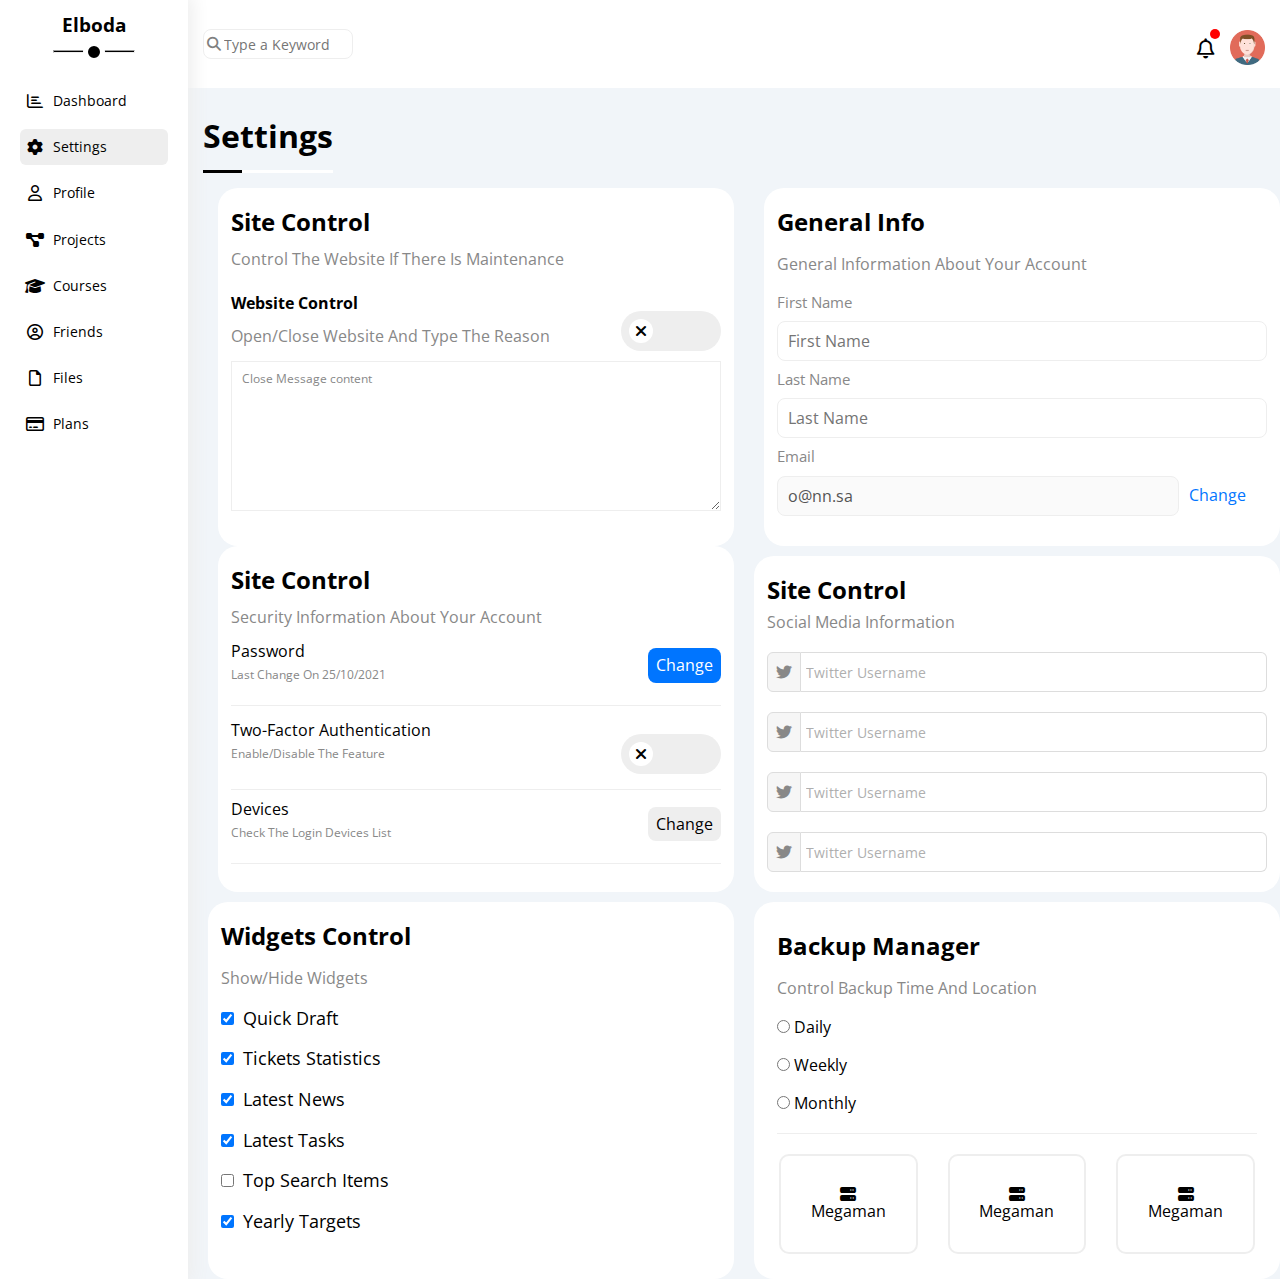
<file: settings.html>
<!DOCTYPE html>
<html lang="en">

<head>
    <meta charset="UTF-8">
    <meta name="viewport" content="width=device-width, initial-scale=1.0">
    <title>Settings</title>
    <link rel="stylesheet" href="css/Style.css">
    <link rel="stylesheet" href="css/normalize.css">
    <link rel="stylesheet" href="css/all.min.css">
    <link rel="preconnect" href="https://fonts.googleapis.com" />
    <link rel="preconnect" href="https://fonts.gstatic.com" crossorigin />
    <link href="https://fonts.googleapis.com/css2?family=Open+Sans:wght@300;500&#038;display=swap" rel="stylesheet" />
</head>
</head>

<body>
    <!-- start sidebar -->
    <div class="page">
        <div class="sidebar">
            <h3 class="logo">Elboda</h3>
            <hr>

            <ul>
                <li><a href="index.html"><i class="fa-regular fa-chart-bar fa-fw"></i>
                        <p>Dashboard</p>
                    </a></li>
                <li class="active"><a href="settings.html"><i class="fa-solid fa-gear fa-fw"></i>
                        <p>Settings</p>
                    </a></li>
                <li><a href="profile.html"><i class="fa-regular fa-user fa-fw"></i>
                        <p>Profile</p>
                    </a></li>
                <li><a href="project.html"><i class="fa-solid fa-diagram-project fa-fw"></i>
                        <p>Projects</p>
                    </a></li>
                <li><a href="courses.html"><i class="fa-solid fa-graduation-cap fa-fw"></i>
                        <p>Courses</p>
                    </a></li>
                <li><a href="friends.html"><i class="fa-regular fa-circle-user fa-fw"></i>
                        <p>Friends</p>
                    </a></li>
                <li><a href="files.html"><i class="fa-regular fa-file fa-fw"></i>
                        <p>Files</p>
                    </a></li>
                <li><a href="plans.html"><i class="fa-regular fa-credit-card fa-fw"></i>
                        <p>Plans</p>
                    </a></li>
            </ul>
        </div>

        <!-- end sidebar -->
        <div class="content">
            <!-- start header -->
            <div class="header">
                <div class="srh">
                    <input type="search" placeholder="Type a Keyword">
                </div>
                <div class="notify">
                    <i class="fa-regular fa-bell fa-lg"></i>
                    <img src="images/avatar.png" alt="">

                </div>
            </div>
            <!-- end header -->
            <!-- start page title -->
            <div class="page-title">
                <h1>Settings</h1>
                <div class="holder">
                    <span></span>
                </div>
            </div>
            <!-- end page title -->
            <div class="settings">
                <div class="box-control">
                    <div class="info">
                        <h2 class="head">Site Control</h2>
                        <p class="p-one">Control The Website If There Is Maintenance</p>
                        <div class="all">
                            <div class="one">
                                <h4>Website Control</h4>
                                <p class="p-two">Open/Close Website And Type The Reason</p>
                            </div>
                            <div class="two">
                                <label>
                                    <input class="switch" type="checkbox">
                                    <div class="toggel"></div>
                                </label>
                            </div>
                        </div>

                        <textarea>Close Message content</textarea>
                    </div>
                </div>
                <div class="box-info">

                    <div class="info">
                        <h2 class="head">General Info</h2>
                        <p>General Information About Your Account</p>
                        <form>
                            <label>First Name</label>
                            <input type="text" placeholder="First Name">
                            <label>Last Name</label>
                            <input type="text" placeholder="Last Name">
                            <label>Email</label>
                            <div class="all">
                                <div class="form">
                                    <input type="email" placeholder="Email" value="o@nn.sa" disabled>
                                </div>
                                <div class="button">
                                    <a href="#=">Change</a>
                                </div>
                            </div>
                        </form>
                    </div>
                </div>
                <div class="box-security">
                    <div class="info">
                        <h2 class="head">Site Control</h2>
                        <p class="po">Security Information About Your Account</p>
                        <div class="all">
                            <div class="password">
                                <div class="head">
                                    <h4>Password</h4>
                                    <p>Last Change On 25/10/2021</p>
                                </div>
                                <div class="change">
                                    <button>Change</button>
                                </div>
                            </div>
                            <div class="password">
                                <div class="head">
                                    <h4>Two-Factor Authentication</h4>
                                    <p>Enable/Disable The Feature</p>
                                </div>
                                <div class="two">
                                    <label>
                                        <input class="switch" type="checkbox">
                                        <div class="toggel"></div>
                                    </label>
                                </div>

                            </div>
                            <div class="password">
                                <div class="head">
                                    <h4>Devices</h4>
                                    <p>Check The Login Devices List</p>
                                </div>
                                <div class="devices">
                                    <button>Change</button>
                                </div>
                            </div>
                        </div>

                    </div>
                </div>
                <div class="box-media">
                    <div class="info">
                        <h2 class="head">Site Control</h2>
                        <p>Social Media Information</p>
                    </div>
                    <div class="twitter">
                        <i class="fa-brands fa-twitter center-flex c-grey"></i>
                        <input type="text" placeholder="Twitter Username">
                    </div>
                    <div class="twitter">
                        <label><i class="fa-brands fa-twitter center-flex c-grey"></i></label>
                        <input type="text" placeholder="Twitter Username">
                    </div>
                    <div class="twitter">
                        <label><i class="fa-brands fa-twitter center-flex c-grey"></i></label>
                        <input type="text" placeholder="Twitter Username">
                    </div>
                    <div class="twitter">
                        <label><i class="fa-brands fa-twitter center-flex c-grey"></i></label>
                        <input type="text" placeholder="Twitter Username">

                    </div>


                </div>

                <div class="box-widgets">
                    <div class="info">
                        <h2 class="head">Widgets Control</h2>
                        <p class="po">Show/Hide Widgets</p>
                    </div>
                    <div class="contentt">
                        <div class="one">
                            <input type="checkbox" checked>
                            <label>Quick Draft</label>
                        </div>
                        <div class="one">
                            <input type="checkbox" checked>
                            <label>Tickets Statistics</label>
                        </div>
                        <div class="one">
                            <input type="checkbox" checked>
                            <label>Latest News</label>
                        </div>
                        <div class="one">
                            <input type="checkbox" checked>
                            <label>Latest Tasks </label>
                        </div>
                        <div class="one">
                            <input type="checkbox">
                            <label>Top Search Items</label>
                        </div>
                        <div class="one">
                            <input type="checkbox" checked>
                            <label>Yearly Targets</label>
                        </div>

                    </div>
                </div>
                <div class="box-backup">
                    <div class="info">
                        <h2 class="head">Backup Manager</h2>
                        <p class="po">Control Backup Time And Location</p>
                    </div>
                    <div class="all">
                        <div class="radio">
                            <div class="one">
                                <input type="radio" name="server" id="one">
                                <label>Daily</label>
                            </div>
                            <div class="one">
                                <input type="radio" name="server" id="two">
                                <label>Weekly</label>
                            </div>
                            <div class="one">
                                <input type="radio" name="server" id="three">
                                <label>Monthly</label>
                            </div>
                        </div>
                    </div>

                    <div class="servers">
                        <input type="radio" name="servers" id="server-one" />
                        <div class="server">
                            <label for="server-one">
                                <i class="fa-solid fa-server d-block mb-10"></i>
                                Megaman
                            </label>
                        </div>

                        <input type="radio" name="servers" id="server-two" />
                        <div class="server">
                            <label for="server-two">
                                <i class="fa-solid fa-server d-block mb-10"></i>
                                Megaman
                            </label>
                        </div>

                        <input type="radio" name="servers" id="server-three" />
                        <div class="server">
                            <label for="server-three">
                                <i class="fa-solid fa-server d-block mb-10"></i>
                                Megaman
                            </label>
                        </div>
                    </div>
                </div>

            </div>

</body>

</html>
</file>
<file: css/Style.css>
/* start global rules */
* {
    -webkit-box-sizing: border-box;
    -moz-box-sizing: border-box;
    box-sizing: border-box;
    margin: 0;
    list-style: none;
    padding: 0;
    scroll-behavior: smooth;
}

body {
    font-family: "Open Sans", sans-serif;
    margin-left: 0;
    margin-right: 0;
    scroll-behavior: smooth;
}



/* end global rules */
/* start page-title */
.page-title {
    padding: 15px;

}

.page-title h1 {
    margin-bottom: 15px;
    margin-top: 15px;

}

.page-title .holder {
    background-color: white;
    width: 130px;
    height: 3px;
    position: relative;
}

.page-title .holder span {
    position: absolute;
    left: 0;
    top: 0;
    width: 30%;
    height: 100%;
    background-color: black;
}

/* end page-title */

/* start sidebar */
.page {
    display: flex;
}

.sidebar {
    width: 220px;
    box-shadow: 0px 0px 17px 5px #EEE;
    min-height: 100vh;
    position: relative;

}

.sidebar .logo {
    height: 50px;
    display: flex;
    justify-content: center;
    align-items: center;

}

.sidebar hr {
    width: 80px;
    margin: 0 auto;
    background-color: black;
    height: 1.3px;
    position: relative;
    margin-bottom: 30px;
}

.sidebar hr::before {
    content: "";
    width: 12px;
    height: 12px;
    position: absolute;
    left: 50%;
    top: 50%;
    border: 5px solid white;
    transform: translate(-50%, -50%);
    background-color: black;
    border-radius: 50%;
    -webkit-border-radius: 50%;
    -moz-border-radius: 50%;
    -ms-border-radius: 50%;
    -o-border-radius: 50%;
}

.sidebar ul {
    margin: 0 20px;
}

.sidebar ul li {
    margin-top: 10px;
    margin-bottom: 10px;
    padding-top: 10px;
    padding-bottom: 10px;
    padding-left: 5px;
    border-radius: 6px;
    transition: 0.3s;
    -webkit-transition: 0.3s;
    -moz-transition: 0.3s;
    -ms-transition: 0.3s;
    -o-transition: 0.3s;
}

.sidebar ul li:hover {
    background-color: #eee;
}

.sidebar ul .active {
    background-color: #eee;
}


.sidebar ul li a {
    text-decoration: none;
    color: black;
    display: flex;

}

.sidebar ul li a p {
    margin-left: 8px;
    font-size: 14px;

}

@media (max-width:767px) {
    .sidebar {
        width: 70px;
    }

    .sidebar .logo {
        font-size: 15px;
    }

    .sidebar hr {
        display: none;
    }

    .sidebar ul li a p {
        display: none;
    }


}

/* end sidebar */

.content {
    background-color: #f1f5f9;
}

/* start header */
.page .content {
    width: 83%;

}

@media (min-width:768px) {

    .page .content {
        width: 100%;

    }
}

.page .content .header {
    display: flex;
    justify-content: space-between;
    align-items: center;
    background-color: white;
    padding: 15px;
}

.page .content .header input {
    width: 150px;
    border: 1px solid #eee;
    border-radius: 8px;
    height: 30px;
    outline: none;
    transition: 0.3s;
    -webkit-transition: 0.3s;
    -moz-transition: 0.3s;
    -ms-transition: 0.3s;
    -o-transition: 0.3s;
    -webkit-border-radius: 8px;
    -moz-border-radius: 8px;
    -ms-border-radius: 8px;
    -o-border-radius: 8px;
    padding-left: 20px;

}



.page .content .header input:focus {
    width: 200px;
}

.page .content .header .srh {
    position: relative;
}

.page .content .header .srh::before {

    font-family: var(--fa-style-family-classic);
    content: "\f002";
    font-weight: 900;
    position: absolute;
    left: 4px;
    top: 50%;
    transform: translateY(-50%);
    font-size: 14px;
    color: gray;
}

.page .content .header input:focus::placeholder {
    color: white;
}

.page .content .header input::placeholder {
    font-size: 14px;

}

.page .content .header .notify {

    margin-top: 15px;
    display: flex;
    align-items: center;
}

.page .content .header .notify img {
    width: 35px;
    margin-left: 15px;
    margin-bottom: 8px;
}

.page .content .header .notify i {
    position: relative;
    position: relative;
    top: -3px;
}

.page .content .header .notify i::after {
    content: "";
    width: 10px;
    height: 10px;
    background-color: red;
    position: absolute;
    bottom: 10px;
    right: -5px;
    border-radius: 50%;
    -webkit-border-radius: 50%;
    -moz-border-radius: 50%;
    -ms-border-radius: 50%;
    -o-border-radius: 50%;
}

/* end header */
.dashboard {
    display: grid;
    grid-template-columns: repeat(auto-fill, minmax(500px, 1fr));
    gap: 5px;
    margin-right: 15px;
}

@media (max-width:767px) {

    .dashboard {
        display: grid;
        grid-template-columns: repeat(auto-fill, minmax(280px, 1fr));
        gap: 20px;
        margin-right: 15px;
    }

    .content .dashboard .box-welcome .half-one .image img {
        display: none;
    }

    .content .dashboard .box-welcome .half-one .info p {
        text-align: center;
    }

    .content .dashboard .box-welcome .content-box {
        display: flex;
        flex-direction: column;
    }

    .content .dashboard .box-welcome .avatar img {
        left: 44%;
        transform: translateX(-50%);
        -webkit-transform: translateX(-50%);
        -moz-transform: translateX(-50%);
        -ms-transform: translateX(-50%);
        -o-transform: translateX(-50%);
        margin-right: 20px;
    }



}


/* start box one */

.content .dashboard .box-welcome {


    background-color: white;
    border-radius: 20px;
    -webkit-border-radius: 20px;
    -moz-border-radius: 20px;
    -ms-border-radius: 20px;
    -o-border-radius: 20px;
    margin-left: 20px;
    overflow: hidden;

}

.content .dashboard .box-welcome .half-one {
    display: flex;
    justify-content: space-between;
    background-color: #eee;
    padding-top: 15px;
    padding-bottom: 15px;
    position: relative;

}

.content .dashboard .box-welcome .half-one .info {
    margin-left: 20px;
    margin-top: 15px;
    margin-bottom: 30px;
}

.content .dashboard .box-welcome .half-one .info h2 {
    margin-bottom: 15px;
}

.content .dashboard .box-welcome .half-one .info p {
    color: #98a7c3;

}

.content .dashboard .box-welcome .avatar img {
    width: 64px;
    height: 64px;
    border: 2px solid white;
    border-radius: 50%;
    padding: 2px;
    box-shadow: 0 0 5px #ddd;
    margin-left: 20px;
    margin-top: -32px;
    position: relative;

}

.content .dashboard .box-welcome .half-one .image img {
    width: 200px;
    margin-right: 20px;
}



.content .dashboard .box-welcome .content-box img {
    width: 60px;
    max-width: 100%;
    position: absolute;
    bottom: 115%;
    transform: translateY(-50%);
    left: 20px;
    border: 5px solid white;
    border-radius: 50%;

}

.content .dashboard .box-welcome .content-box {
    border-bottom: 1px solid #eee;
    border-top: 1px solid #eee;
    justify-content: space-evenly;
    display: flex;

    padding-top: 15px;
    padding-bottom: 15px;
}

.content .dashboard .box-welcome .content-box .col {
    text-align: center;
    padding-top: 15px;
    padding-bottom: 15px;
}

.content .dashboard .box-welcome .content-box .col h4 {
    font-weight: 400;
    margin-bottom: 15px;

}

.content .dashboard .box-welcome .content-box .col p {
    color: #888;
    font-size: 15px;
}

.content .dashboard .box-welcome .button {
    display: flex;
    justify-content: flex-end;
}

.content .dashboard .box-welcome a {

    display: flex;
    justify-content: center;
    text-decoration: none;
    color: white;
    background-color: #0075ff;
    border-radius: 6px;
    -webkit-border-radius: 6px;
    -moz-border-radius: 6px;
    -ms-border-radius: 6px;
    -o-border-radius: 6px;
    padding: 5px;
    margin-right: 15px;
    margin-top: 15px;
    font-size: 15px;
    margin-bottom: 50px;
}

/* end box one */

/* Start draft box */
.box-draft {
    background-color: white;
    border-radius: 20px;
    -webkit-border-radius: 20px;
    -moz-border-radius: 20px;
    -ms-border-radius: 20px;
    -o-border-radius: 20px;
    margin-left: 20px;
    overflow: hidden;
}

.box-draft h2 {
    margin-left: 2.5%;
    margin-top: 20px;
    margin-bottom: 20px;
    margin-right: 2.5%;
}

.box-draft p {
    margin-left: 2.5%;
    margin-top: 20px;
    margin-bottom: 20px;
    margin-right: 2.5%;
    color: #888888;
}

.box-draft input {
    margin-left: 2.5%;
    margin-right: 2.5%;
    width: 95%;
    border: none;
    background-color: #eee;
    padding: 10px;
    border-radius: 8px;
    -webkit-border-radius: 8px;
    -moz-border-radius: 8px;
    -ms-border-radius: 8px;
    -o-border-radius: 8px;
    margin-bottom: 15px;
    outline: none;


}

.box-draft input::placeholder {
    font-size: 12px
}

.box-draft textarea {
    width: 95%;
    height: 220px;
    margin-left: 2.5%;
    margin-right: 2.5%;
    border: none;
    background-color: #eee;
    padding: 10px;
    border-radius: 8px;
    -webkit-border-radius: 8px;
    -moz-border-radius: 8px;
    -ms-border-radius: 8px;
    -o-border-radius: 8px;
    outline: none;
}

.box-draft textarea::placeholder {
    font-size: 12px;
}

.box-draft .save {
    display: flex;
    justify-content: end;
    margin-right: 20px;

}

.box-draft .save a {
    width: 60px;
    display: flex;
    justify-content: center;
    text-decoration: none;
    color: white;
    background-color: #0075ff;
    border-radius: 6px;
    -webkit-border-radius: 6px;
    -moz-border-radius: 6px;
    -ms-border-radius: 6px;
    -o-border-radius: 6px;
    padding: 5px;

    margin-top: 15px;
    font-size: 15px;
    margin-bottom: 25px;


}


/* end draft box */

/* start targets box */
.box-targets {
    background-color: white;
    border-radius: 20px;
    -webkit-border-radius: 20px;
    -moz-border-radius: 20px;
    -ms-border-radius: 20px;
    -o-border-radius: 20px;
    margin-left: 20px;
}

.box-targets h2 {
    margin-left: 2.5%;
    margin-top: 20px;
    margin-bottom: 20px;
    margin-right: 2.5%;
}

.box-targets p {
    margin-left: 2.5%;
    margin-top: 20px;
    margin-bottom: 20px;
    margin-right: 2.5%;
    color: #888888;
}

.box-targets .line {
    display: flex;
    margin-bottom: 15px;
    overflow: hidden;

}

.box-targets .line .sbox {
    width: 100px;
    height: 100px;
    display: flex;
    justify-content: center;
    align-items: center;
    background-color: #cce3ff;
    margin-left: 2.5%;
    margin-right: 2.5%;
}

.box-targets .line .yello {
    background-color: rgb(245 158 11 / 20%);
}

.box-targets .line .green {
    background-color: rgb(34 197 94 / 20%);
    ;
}

.box-targets .line .info {
    width: 70%;
}

.box-targets .line .info p {}

.box-targets .line .info h4 {
    margin-left: 2.5%;
    margin-right: 2.5%;
}

.box-targets .line .info .holder {
    position: relative;
    width: 90%;
    height: 3px;
    background-color: #cce3ff;
    margin-left: 2.5%;
    margin-right: 2.5%;
    margin-top: 15px;
    margin-bottom: 15px;
    position: relative;

}

.box-targets .line .info .bh span span {
    content: "80%";
    background-color: #0075ff;
    color: white;
    padding: 10px;
    display: flex;
    width: 37px;
    justify-content: center;
    align-items: center;
    position: absolute;
    border-radius: 6px;
    -webkit-border-radius: 6px;
    -moz-border-radius: 6px;
    -ms-border-radius: 6px;
    -o-border-radius: 6px;
    top: -28px;
    right: -18px;

}

.box-targets .line .info .yello span span::before {
    content: "";
    width: 0;
    height: 0;
    border-color: #f59e0b transparent transparent transparent;
    border-width: 5px;
    border-style: solid;
    position: absolute;
    bottom: -10px;
    right: 37.5%;
}

.box-targets .line .info .yello span span {
    background-color: #f59e0b;
    color: white;
    padding: 10px;
    display: flex;
    width: 37px;
    justify-content: center;
    align-items: center;
    position: absolute;
    border-radius: 6px;
    -webkit-border-radius: 6px;
    -moz-border-radius: 6px;
    -ms-border-radius: 6px;
    -o-border-radius: 6px;
    top: -28px;
    right: -18px;

}

.box-targets .line .info .green span span::before {
    content: "";
    width: 0;
    height: 0;
    border-color: #22c55e transparent transparent transparent;
    border-width: 5px;
    border-style: solid;
    position: absolute;
    bottom: -10px;
    right: 37.5%;
}

.box-targets .line .info .green span span {
    background-color: #22c55e;
    color: white;
    padding: 10px;
    display: flex;
    width: 37px;
    justify-content: center;
    align-items: center;
    position: absolute;
    border-radius: 6px;
    -webkit-border-radius: 6px;
    -moz-border-radius: 6px;
    -ms-border-radius: 6px;
    -o-border-radius: 6px;
    top: -28px;
    right: -18px;

}

.box-targets .line .info .bh span span::before {
    content: "";
    width: 0;
    height: 0;
    border-color: #0075ff transparent transparent transparent;
    border-width: 5px;
    border-style: solid;
    position: absolute;
    bottom: -10px;
    right: 37.5%;
}


.box-targets .line .info .yello {

    background-color: rgb(245 158 11 / 20%);

}

.box-targets .line .info .green {

    background-color: rgb(34 197 94 / 20%);

}

.box-targets .line .info .holder span {
    position: absolute;
    width: 80%;
    height: 100%;
    background-color: #0075ff;
}

.box-targets .line .info .yello span {
    background-color: #f59e0b;
    width: 55%;
}

.box-targets .line .info .green span {
    background-color: #22c55e;
    width: 75%;
}



/* end targets box */

/* start Tickets Statistics */
.box-tickets {
    background-color: white;
    border-radius: 20px;
    -webkit-border-radius: 20px;
    -moz-border-radius: 20px;
    -ms-border-radius: 20px;
    -o-border-radius: 20px;
    margin-left: 20px;
    padding-bottom: 30px;

}


.box-tickets .all {
    display: flex;
    flex-wrap: wrap;
    gap: 15px;
    margin-left: 2.5%;
    margin-right: 2.5%;

}

.box-tickets .box {
    flex-basis: 48%;
    border-radius: 6px;
    -webkit-border-radius: 6px;
    -moz-border-radius: 6px;
    -ms-border-radius: 6px;
    -o-border-radius: 6px;
    text-align: center;
    border: 1px solid #eee;
}

.box-tickets .info {
    margin-top: 25px;
}

.box-tickets h2 {
    margin-left: 2.5%;
    margin-top: 20px;
    margin-bottom: 20px;
    margin-right: 2.5%;
}

.box-tickets p {
    margin-left: 2.5%;
    margin-top: 20px;
    margin-bottom: 20px;
    margin-right: 2.5%;
    color: #888888;
}

@media (max-width:767px) {
    .box-tickets .box {
        flex-basis: 100%;
    }
}

/* end Tickets Statistics */

/* start news */
.box-news {
    background-color: white;
    margin-left: 20px;
    border-radius: 20px;
    -webkit-border-radius: 20px;
    -moz-border-radius: 20px;
    -ms-border-radius: 20px;
    -o-border-radius: 20px;
}

.box-news h2 {
    margin-left: 2.5%;
    margin-top: 20px;
    margin-bottom: 20px;
    margin-right: 2.5%;

}

.box-news .box {
    display: flex;
    align-items: center;
    margin-left: 2.5%;
    margin-top: 20px;
    margin-bottom: 20px;
    margin-right: 2.5%;
    padding-bottom: 20px;

}

@media (max-width:766px) {
    .box-news h2 {
        text-align: center;
    }

    .box-news .box {
        flex-direction: column;
        text-align: center;
    }
}

.box-news .box:not(:last-of-type) {
    border-bottom: 1px solid #eee;
}


.box-news .box .image img {
    width: 100px;
    max-width: 100%;
    border-radius: 8px;
    -webkit-border-radius: 8px;
    -moz-border-radius: 8px;
    -ms-border-radius: 8px;
    -o-border-radius: 8px;
}

.box-news .box .title {
    margin-left: 15px;
}

.box-news .box .title h4 {}

.box-news .box .title p {
    margin-top: 5px;
    color: #888;
    font-size: 14px;

}

.box-news .box .days {
    display: flex;
    justify-content: end;
    flex: 1;
}

.box-news .box .days p {
    background-color: #eee;
    padding: 10px;
    display: flex;
    justify-content: center;
    align-items: center;
    border-radius: 6px;
    -webkit-border-radius: 6px;
    -moz-border-radius: 6px;
    -ms-border-radius: 6px;
    -o-border-radius: 6px;
    font-size: 14px;
    margin-top: 10px;
}

/* end news */

/* start tasks */
.box-tasks {
    background-color: white;
    margin-left: 20px;
    border-radius: 20px;
    -webkit-border-radius: 20px;
    -moz-border-radius: 20px;
    -ms-border-radius: 20px;
    -o-border-radius: 20px;
}

.box-tasks h2 {
    margin-left: 2.5%;
    margin-top: 20px;
    margin-bottom: 20px;
    margin-right: 2.5%;

}

.box-tasks .box {
    display: flex;
    align-items: center;
    margin-top: 20px;
    margin-bottom: 20px;
    margin-right: 2.5%;
    padding-bottom: 20px;

}


.box-tasks .box:not(:last-of-type) {
    border-bottom: 1px solid #eee;
}


.box-tasks .box .image img {
    width: 100px;
    max-width: 100%;
    border-radius: 8px;
    -webkit-border-radius: 8px;
    -moz-border-radius: 8px;
    -ms-border-radius: 8px;
    -o-border-radius: 8px;
}

.box-tasks .box .title {
    margin-left: 15px;
}

.box-tasks .box:nth-of-type(4) {
    opacity: 0.3;
}

.box-tasks .box:nth-of-type(4) .title h4 {
    text-decoration: line-through;
}

.box-tasks .box:nth-of-type(4) .title p {
    text-decoration: line-through;
}

.box-tasks .box .title p {
    margin-top: 5px;
    color: #888;
    font-size: 14px;

}

.box-tasks .box .days {
    display: flex;
    justify-content: end;
    flex: 1;
}

.box-tasks .box .days p {
    background-color: #eee;
    padding: 10px;
    display: flex;
    justify-content: center;
    align-items: center;
    border-radius: 6px;
    -webkit-border-radius: 6px;
    -moz-border-radius: 6px;
    -ms-border-radius: 6px;
    -o-border-radius: 6px;
    font-size: 14px;
    margin-top: 10px;
}

/* end tasks */

/* start search */
.box-search {
    background-color: white;
    margin-left: 20px;
    border-radius: 20px;
    -webkit-border-radius: 20px;
    -moz-border-radius: 20px;
    -ms-border-radius: 20px;
    -o-border-radius: 20px;


}

.box-search .all {
    display: flex;
    justify-content: space-between;
}

.box-search h2 {
    margin-left: 2.5%;
    margin-top: 20px;
    margin-bottom: 10px;
    margin-right: 2.5%;

}

.box-search .all .col p {
    margin-left: 2.5%;
    margin-top: 20px;
    margin-bottom: 35px;
    margin-right: 2.5%;
    width: 100%;
    color: #888;
}

.box-search .all .col {
    margin-left: 2.5%;
    margin-right: 2.5%;

}


.box-search .all .col ul li {
    padding-bottom: 35px;

}

.box-search .all .col .end li {
    display: flex;
    justify-content: flex-end;
    align-items: center;


}

.box-search .all .col .end li p {
    display: flex;
    justify-content: center;
    background-color: #eee;
    width: 50px;
    font-size: 12px;
    border-radius: 5px;
    -webkit-border-radius: 5px;
    -moz-border-radius: 5px;
    -ms-border-radius: 5px;
    -o-border-radius: 5px;
    margin: 0;
    height: 18.39px;
    align-items: center;
}

/* end search */

/* start latest */
.box-latest {
    background-color: white;
    margin-left: 20px;
    border-radius: 20px;
    -webkit-border-radius: 20px;
    -moz-border-radius: 20px;
    -ms-border-radius: 20px;
    -o-border-radius: 20px;
}

.box-latest h2 {
    margin-left: 2.5%;
    margin-top: 20px;
    margin-bottom: 20px;
    margin-right: 2.5%;

}

.box-latest .box {
    display: flex;
    align-items: center;
    margin-left: 2.5%;
    margin-top: 10px;
    margin-bottom: 10px;
    margin-right: 2.5%;
    padding-bottom: 5px;

}


.box-latest .box:not(:last-of-type) {
    border-bottom: 1px solid #eee;
}


.box-latest .box .image img {
    width: 35px;
    max-width: 100%;
    border-radius: 8px;
    -webkit-border-radius: 8px;
    -moz-border-radius: 8px;
    -ms-border-radius: 8px;
    -o-border-radius: 8px;
}

.box-latest .box .title {
    margin-left: 15px;
}

.box-latest .box .title h4 {
    font-weight: 400;
}

.box-latest .box .title p {
    margin-top: 5px;
    color: #888;
    font-size: 14px;

}

.box-latest .box .days {
    display: flex;
    justify-content: end;
    flex: 1;
}

.box-latest .box .days p {
    background-color: #eee;
    padding: 10px;
    display: flex;
    justify-content: center;
    align-items: center;
    border-radius: 6px;
    -webkit-border-radius: 6px;
    -moz-border-radius: 6px;
    -ms-border-radius: 6px;
    -o-border-radius: 6px;
    font-size: 14px;
    margin-top: 10px;
}

/* end latest */

/* start project */
.box-projects {
    background-color: white;
    border-radius: 20px;
    -webkit-border-radius: 20px;
    -moz-border-radius: 20px;
    -ms-border-radius: 20px;
    -o-border-radius: 20px;

}

.box-projects h2 {
    margin-left: 2.5%;
    margin-top: 20px;
    margin-bottom: 10px;
    margin-right: 2.5%;
}

.box-projects ul {
    margin-top: 20px;
    position: relative;
    margin-left: 50px;
    margin-top: 20px;
    margin-bottom: 10px;
    margin-right: 2.5%;
}


.box-projects ul li p {
    position: relative;
    margin-bottom: 30px;
}

.box-projects ul li p::before {

    content: "";
    width: 20px;
    height: 20px;
    border-radius: 50%;
    background-color: #0075ff;
    position: absolute;
    left: -35px;
    top: 0px;
    -webkit-border-radius: 50%;
    -moz-border-radius: 50%;
    -ms-border-radius: 50%;
    -o-border-radius: 50%;
    outline-color: #0075ff;
    border: 2px solid white;
    outline-style: solid;
    outline-width: 2px;
}

.box-projects ul::before {
    content: "";
    width: 3px;
    height: 92%;
    background-color: #0075ff;
    position: absolute;
    left: -25px;
}

/* end project */

/* start reminders */
.box-reminders {
    background-color: white;
    margin-left: 20px;
    border-radius: 20px;
    -webkit-border-radius: 20px;
    -moz-border-radius: 20px;
    -ms-border-radius: 20px;
    -o-border-radius: 20px;
}

.box-reminders h2 {
    margin-left: 2.5%;
    margin-top: 20px;
    margin-bottom: 20px;
    margin-right: 2.5%;

}

.box-reminders .box {
    display: flex;
    align-items: center;
    margin-left: 2.5%;
    margin-top: 10px;
    margin-bottom: 10px;
    margin-right: 2.5%;
    padding-bottom: 5px;

}


.box-reminders .box:not(:last-of-type) {
    border-bottom: 1px solid #eee;
}


.box-reminders .box .title {
    margin-left: 45px;
    position: relative;
}

.box-reminders .box .title::before {
    content: "";
    width: 12px;
    height: 12px;
    border-radius: 50%;
    background-color: #0075ff;
    position: absolute;
    -webkit-border-radius: 50%;
    -moz-border-radius: 50%;
    -ms-border-radius: 50%;
    -o-border-radius: 50%;
    top: 50%;
    transform: translateY(-50%);
    left: -40px;
}

.box-reminders .box .title::after {
    content: "";
    width: 2px;
    height: 100%;
    background-color: #0075ff;
    position: absolute;
    top: 50%;
    left: -15px;
    transform: translateY(-50%);
}

.box-reminders .box .title h4 {
    font-weight: 400;
}

.box-reminders .box .title p {
    margin-top: 5px;
    color: #888;
    font-size: 14px;

}




/* end reminders */

/* start latest post */
.box-post {
    background-color: white;
    margin-left: 20px;
    border-radius: 20px;
    -webkit-border-radius: 20px;
    -moz-border-radius: 20px;
    -ms-border-radius: 20px;
    -o-border-radius: 20px;
}

.box-post h2 {
    margin-left: 2.5%;
    margin-top: 20px;
    margin-bottom: 20px;
    margin-right: 2.5%;

}

.box-post .info {
    display: flex;
    align-items: center;
    margin-left: 2.5%;
    margin-top: 20px;
    margin-bottom: 20px;
    margin-right: 2.5%;
    padding-bottom: 20px;
    border-bottom: 1px solid #eee;
}

.box-post .info .image img {
    width: 50px;

}

.box-post .info .about {
    margin-left: 15px;


}

.box-post .info .about h4 {
    margin-bottom: 10px;
}

.box-post .info .about p {
    color: #888;
}

.box-post .acontent {
    margin-left: 2.5%;
    margin-top: 20px;
    margin-bottom: 20px;
    margin-right: 2.5%;
    font-weight: 400;
    padding-bottom: 25px;
    border-bottom: 1px solid #eee;
}

.box-post .acontent h4 {
    font-weight: 400;
}

.react {
    margin-left: 2.5%;
    margin-top: 20px;
    margin-bottom: 20px;
    margin-right: 2.5%;
    font-weight: 400;
    display: flex;
    justify-content: space-between;
    color: #888;
    padding-bottom: 20px;
}

/* end latest post */

/* start social media */
.box-social {
    background-color: white;
    margin-left: 20px;
    border-radius: 20px;
    -webkit-border-radius: 20px;
    -moz-border-radius: 20px;
    -ms-border-radius: 20px;
    -o-border-radius: 20px;
}

.box-social h2 {
    margin-left: 2.5%;
    margin-top: 20px;
    margin-bottom: 20px;
    margin-right: 2.5%;

}

.box-social .box {
    display: flex;
    justify-content: space-between;
    align-items: center;
    margin-left: 2.5%;
    margin-top: 20px;
    margin-bottom: 20px;
    margin-right: 2.5%;
    background-color: rgb(29 161 242 / 20%);


}

.box-social .box .info {
    display: flex;
    align-items: center;
}

.box-social .box .info i {
    color: white;
    background-color: #0075ff;
    padding: 10px;
}

.box-social .box .info h4 {
    color: #1da1f2;
    margin-left: 10px;
    font-weight: 400;

}

.box-social .box .button p {
    color: white;
    background-color: #0075ff;
    padding: 5px;
    border-radius: 6px;
    -webkit-border-radius: 6px;
    -moz-border-radius: 6px;
    -ms-border-radius: 6px;
    -o-border-radius: 6px;
    font-size: 14px;
    margin-right: 10px;
}

/* end social media */

/* start table */
.box-table {
    background-color: white;
    margin-left: 20px;
    border-radius: 20px;
    -webkit-border-radius: 20px;
    -moz-border-radius: 20px;
    -ms-border-radius: 20px;
    -o-border-radius: 20px;
    overflow-x: auto;
    margin-top: 15px;
    margin-right: 20px;
}



.box-table h2 {
    margin-left: 2.5%;
    margin-top: 20px;
    margin-bottom: 20px;
    margin-right: 2.5%;

}

.box-table table {
    text-align: left;
    width: 95%;
    margin-left: 2.5%;
    margin-top: 20px;
    margin-bottom: 20px;
    margin-right: 2.5%;
    border-spacing: 0;

}

.box-table table th {
    background-color: #eeeeee;
    padding: 15px;

}

.box-table table th td {
    padding: 15px;
}

.box-table table tr {}

.box-table table tbody tr td {
    border-bottom: 1px solid #eee;
    border-left: 1px solid #eee;
    transition: 0.3s;
    padding: 15px;


}

.box-table table tbody tr td:last-child {
    border-right: 1px solid #eee;
}

.box-table table tr td img {
    width: 30px;
    margin-right: -18px;
    border: 1px solid white;
    border-radius: 50%;
    -webkit-border-radius: 50%;
    -moz-border-radius: 50%;
    -ms-border-radius: 50%;
    -o-border-radius: 50%;
}

.box-table table img:not(:first-child) {}

/* end table */

/* start control */

.box-control {
    background-color: white;
    border-radius: 20px;
    -webkit-border-radius: 20px;
    -moz-border-radius: 20px;
    -ms-border-radius: 20px;
    -o-border-radius: 20px;
    margin-left: 30px;
    overflow: hidden;
}

.box-control .info {
    margin-left: 2.5%;
    margin-bottom: 20px;
    margin-right: 2.5%;
    padding-top: 20px;
}

.box-control .p-one,
.box-control .p-two {
    color: #888;
    margin: 15px 0;

}

.box-control h4 {
    margin: 10px 0;
}

.box-control .info textarea {
    width: 100%;
    min-height: 150px;
    outline: none;
    border: 1px solid #eee;
    color: #888;
    font-size: 12px;
    padding: 10px;


}


.switch {
    appearance: none;
}

.toggel {
    width: 100px;
    height: 40px;
    background-color: #eee;
    border-radius: 20px;
    -webkit-border-radius: 20px;
    -moz-border-radius: 20px;
    -ms-border-radius: 20px;
    -o-border-radius: 20px;
    position: relative;

}

.toggel::before {
    content: "\f00d";
    font-family: var(--fa-style-family-classic);
    font-weight: 900;
    width: 24px;
    height: 24px;
    position: absolute;
    top: 8px;
    left: 8px;
    background-color: white;
    border-radius: 50%;
    -webkit-border-radius: 50%;
    -moz-border-radius: 50%;
    -ms-border-radius: 50%;
    -o-border-radius: 50%;
    display: flex;
    justify-content: center;
    align-items: center;
    transition: 0.3s;
    -webkit-transition: 0.3s;
    -moz-transition: 0.3s;
    -ms-transition: 0.3s;
    -o-transition: 0.3s;
}

.switch:checked+.toggel {
    background-color: #0075ff;
}

.switch:checked+.toggel::before {
    content: "\f00c";
    left: 70px;
}

.box-control .info .all {
    display: flex;
    justify-content: space-between;
    align-items: center;
}

/* end control  */
.settings {
    display: grid;
    grid-template-columns: repeat(auto-fill, minmax(500px, 1fr));
}

@media (max-width:767px) {

    .settings {
        display: grid;
        grid-template-columns: repeat(auto-fill, minmax(280px, 1fr));
        gap: 20px;
        margin-right: 15px;
    }
}

/* strat info  */

.box-info {
    background-color: white;
    border-radius: 20px;
    -webkit-border-radius: 20px;
    -moz-border-radius: 20px;
    -ms-border-radius: 20px;
    -o-border-radius: 20px;
    margin-left: 30px;
    overflow: hidden;
}

.box-info .info {
    margin-left: 2.5%;
    margin-bottom: 20px;
    margin-right: 2.5%;
    padding-top: 20px;
}

.box-info .info p {
    color: #888;
    margin: 20px 0;
}

.box-info .info form label {
    display: block;
    color: #888;
    font-size: 15px;

}

.box-info .info form input {
    width: 100%;
    height: 40px;
    border-radius: 8px;
    -webkit-border-radius: 8px;
    -moz-border-radius: 8px;
    -ms-border-radius: 8px;
    -o-border-radius: 8px;
    border: 1px solid #eee;
    padding: 10px;
    margin: 10px 0;
}

.box-info .info form .all {
    display: flex;
    align-items: center;

}

.box-info .info form .button {
    width: 80px;
    margin-left: 10px;
}

.box-info .info form .form {
    width: calc(100% - 80px);
}

.box-info .info form .button a {
    text-decoration: none;
    color: #0075ff;


}

.box-security {
    background-color: white;
    border-radius: 20px;
    -webkit-border-radius: 20px;
    -moz-border-radius: 20px;
    -ms-border-radius: 20px;
    -o-border-radius: 20px;
    margin-left: 30px;
    overflow: hidden;
}

.box-security .info {
    margin-left: 2.5%;
    margin-bottom: 20px;
    margin-right: 2.5%;
    padding-top: 20px;
}

.box-security .info .po {
    color: #888;
    margin: 15px 0;
}

.box-security .info .all .password {
    display: flex;
    justify-content: space-between;
    align-items: center;
    padding-bottom: 15px;
    border-bottom: 1px solid #eee;
    margin-top: 10px;
}


.box-security .info .all .password .head h4 {
    font-weight: 400;
}

.box-security .info .all .password .head p {
    font-weight: 400;
    font-size: 12px;
    color: #888;
    margin: 8px 0;
}

.box-security .info .all .password .change button {
    border: none;
    outline: none;
    background-color: #0075ff;
    color: white;
    padding: 8px;
    border-radius: 8px;
    -webkit-border-radius: 8px;
    -moz-border-radius: 8px;
    -ms-border-radius: 8px;
    -o-border-radius: 8px;
}

.box-security .info .all .password .devices button {
    border: none;
    outline: none;
    background-color: #eee;
    color: black;
    padding: 8px;
    border-radius: 8px;
    -webkit-border-radius: 8px;
    -moz-border-radius: 8px;
    -ms-border-radius: 8px;
    -o-border-radius: 8px;
}

/* end info  */

/* start media */
.box-media {
    background-color: white;
    margin-left: 20px;
    border-radius: 20px;
    -webkit-border-radius: 20px;
    -moz-border-radius: 20px;
    -ms-border-radius: 20px;
    -o-border-radius: 20px;
    margin-top: 10px;
}

.box-media .info {
    margin-left: 2.5%;
    margin-top: 20px;
    margin-bottom: 20px;
    margin-right: 2.5%;

}

.box-media .info p {
    margin: 10px 0;
    color: #888;

}

.box-media .twitter {
    margin: 20px 0;
    display: flex;
    margin-left: 2.5%;
    margin-top: 20px;
    margin-bottom: 20px;
    margin-right: 2.5%;
}

.box-media .twitter input {
    height: 40px;
    border: 1px solid #ddd;
    outline: none;
    border-radius: 0px 6px 6px 0px;
    -webkit-border-radius: 0px 6px 6px 0px;
    -moz-border-radius: 0px 6px 6px 0px;
    -ms-border-radius: 0px 6px 6px 0px;
    -o-border-radius: 0px 6px 6px 0px;
    border-left: 0px solid #eee;
    width: 100%;
    padding-left: 5px;
}

.box-media .twitter ::placeholder {
    font-size: 14px;
    color: #afafaf;
}

.settings .box-media .twitter:focus-within i {
    color: black;
}


.box-media .twitter i {
    color: #888;
    background-color: #f6f6f6;
    padding: 8px;
    border-radius: 6px 0 0 6px;
    -webkit-border-radius: 6px 0 0 6px;
    -moz-border-radius: 6px 0 0 6px;
    -ms-border-radius: 6px 0 0 6px;
    -o-border-radius: 6px 0 0 6px;
    -webkit-border-radius: 6px 0 0px 6;
    border: 1px solid #ddd;
    height: 40px;
    display: flex;
    justify-content: center;
    align-items: center;
}



/* end media */

/* start widgets */
.box-widgets {
    background-color: white;
    margin-left: 20px;
    border-radius: 20px;
    -webkit-border-radius: 20px;
    -moz-border-radius: 20px;
    -ms-border-radius: 20px;
    -o-border-radius: 20px;
    margin-top: 10px;
}

.box-widgets .info {
    margin-left: 2.5%;
    margin-top: 20px;
    margin-bottom: 20px;
    margin-right: 2.5%;

}

.box-widgets .info p {
    color: #888;
    margin: 20px 0;

}

.box-widgets .contentt {
    margin-left: 2.5%;
    margin-top: 20px;
    margin-bottom: 20px;
    margin-right: 2.5%;
}

.box-widgets .contentt .one {
    display: block;
    margin: 20px 0;
}

.box-widgets .contentt .one label {
    font-size: 18px;
    padding: 5px;
}

/* end widgets */

/* start backup */
.box-backup {
    background-color: white;
    margin-left: 20px;
    border-radius: 20px;
    -webkit-border-radius: 20px;
    -moz-border-radius: 20px;
    -ms-border-radius: 20px;
    -o-border-radius: 20px;
    margin-top: 10px;
    padding: 10px;
}

.box-backup .info {
    margin-left: 2.5%;
    margin-top: 20px;
    margin-bottom: 20px;
    margin-right: 2.5%;

}

.box-backup .info p {
    color: #888;
    margin: 20px 0;

}

.box-backup .all {
    margin-left: 2.5%;
    margin-top: 20px;
    margin-bottom: 20px;
    margin-right: 2.5%;


}

.box-backup .all {
    margin-left: 2.5%;
    margin-top: 20px;
    margin-bottom: 20px;
    margin-right: 2.5%;
    border-bottom: 1px solid #eee;

}

.box-backup .all .one {
    margin-bottom: 20px;
}

.box-backup .servers {
    display: flex;
}

.box-backup .servers input {
    appearance: none;
}

.box-backup input:checked+.server {
    border-color: #0075ff;
}

.box-backup .server {
    width: 100%;
    text-align: center;
    border: 2px solid #eee;
    border-radius: 10px;
    -webkit-border-radius: 10px;
    -moz-border-radius: 10px;
    -ms-border-radius: 10px;
    -o-border-radius: 10px;
    height: 100px;
    display: flex;
    justify-content: center;
    align-items: center;
    margin-left: 15px;
    margin-right: 15px;
    margin-bottom: 15px;
}

@media (max-width:767px) {
    .box-backup .servers {
        flex-direction: column;
    }

    .box-backup .server {
        margin-left: 0;
        margin-right: 0;
    }


}

.box-backup .server label {
    display: flex;
    width: 100%;
    height: 100%;
    flex-direction: column;
    justify-content: center;
    align-items: center;
}

.box-backup .server label i {
    display: block;
}

/* end backup */

/* start .profile */




.profile .box-prof {
    background-color: white;
    border-radius: 20px;
    -webkit-border-radius: 20px;
    -moz-border-radius: 20px;
    -ms-border-radius: 20px;
    -o-border-radius: 20px;
    margin-left: 30px;
    margin-right: 30px;
    overflow: hidden;
    display: flex;
    flex-wrap: wrap;
    align-items: center;
    flex-basis: 100%;
    flex: 1;
}

.profile .box-prof .info {

    margin-left: 2.5%;
    margin-top: 20px;
    margin-bottom: 20px;
    text-align: center;
    height: 100%;
    border-right: 1px solid #eee;
    padding-right: 15px;
}

.profile .box-prof .info img {
    width: 130px;
    margin-bottom: 20px;
}

.profile .box-prof .info p {
    margin-top: 20px;
    color: #afafaf;
}

.profile .box-prof .info p:nth-of-type(2) {
    font-size: 12px;
}

.profile .box-prof .info h2 {
    font-size: 18px;

}

.profile .box-prof .info i {
    color: #f59e0b;
    margin-top: 20px;
}

.profile .box-prof .info .holder {
    width: 100%;
    height: 5px;
    background-color: #eee;
    border-radius: 8px;
    -webkit-border-radius: 8px;
    -moz-border-radius: 8px;
    -ms-border-radius: 8px;
    -o-border-radius: 8px;
    position: relative;
    margin-top: 18px;

}

.profile .box-prof .info .holder span {
    width: 80%;
    height: 100%;
    background-color: #1da1f2;
    border-radius: 8px;
    -webkit-border-radius: 8px;
    -moz-border-radius: 8px;
    -ms-border-radius: 8px;
    -o-border-radius: 8px;
    position: absolute;
    top: 0;
    left: 0;

}

.profile .box-prof .all {
    flex: 1;
}

.profile .box-prof .all .genral {
    width: 100%;
    display: grid;
    grid-template-columns: repeat(auto-fill, minmax(230px, 1fr));
    margin-top: 20px;
    margin-bottom: 20px;
    padding-bottom: 15px;
    padding-left: 20px;
}

.profile .box-prof .all .genral:not(.genral:last-child) {
    border-bottom: 1px solid #eee;
}

.box-prof .all .genral .Information .name {
    display: flex;
    align-items: center;


}

.box-prof .all .genral .Information h4 {
    font-weight: 400;
    color: #afafaf;
    padding: 10px 0;

}

.box-prof .all .genral .Information .name span {
    font-size: 14px;
}


.profile .box-prof .all .genral .gander,
.profile .box-prof .all .genral .country,
.profile .box-prof .all .genral .two {
    display: flex;
    align-items: flex-end;
    font-size: 14px;
}

.profile .box-prof .all .genral .gander span:nth-of-type(1),
.profile .box-prof .all .genral .country span:nth-of-type(1),
.box-prof .all .genral .Information .name span:nth-of-type(1) {
    color: #afafaf;
}

.profile .box-prof .all .genral .gander span:nth-of-type(2),
.profile .box-prof .all .genral .country span:nth-of-type(2),
.box-prof .all .genral .Information .name span:nth-of-type(2) {
    padding-left: 3px;
}

.box-prof .toggel {
    width: 80px;
    height: 17px;
    background-color: #eee;
    border-radius: 20px;
    -webkit-border-radius: 20px;
    -moz-border-radius: 20px;
    -ms-border-radius: 20px;
    -o-border-radius: 20px;
    position: relative;
}

.box-prof .toggel::before {
    content: "\f00d";
    font-family: var(--fa-style-family-classic);
    font-weight: 900;
    width: 13px;
    height: 13px;
    position: absolute;
    top: 2px;
    left: 6px;
    background-color: white;
    border-radius: 50%;
    -webkit-border-radius: 50%;
    -moz-border-radius: 50%;
    -ms-border-radius: 50%;
    -o-border-radius: 50%;
    display: flex;
    justify-content: center;
    align-items: center;
    transition: 0.3s;
    -webkit-transition: 0.3s;
    -moz-transition: 0.3s;
    -ms-transition: 0.3s;
    -o-transition: 0.3s;
    font-size: 12px;
}

.box-prof .switch:checked+.toggel::before {
    left: 61px;
}

@media (max-width:767px) {
    .profile .box-prof .info {
        border-right: none;
        padding-right: 0;

    }

    .profile .box-prof {
        flex-direction: column;
    }

    .profile .box-prof .genral {
        text-align: center;
        padding-right: 20px;

    }

    .profile .box-prof .all .genral .gander,
    .profile .box-prof .all .genral .country,
    .profile .box-prof .all .genral .two {
        justify-content: center;
    }

    .box-prof .all .genral .Information .name {
        height: auto;
    }
}

@media (max-width:859px) {

    .box-prof .all .genral .Information .name {
        height: auto;
    }
}

/* end profile */
.main-profile {
    display: flex;
}

@media (min-width:768px) {
    .box-skills {
        flex-basis: 30%;
    }

}

/* start skills */
.box-skills {
    background-color: white;
    border-radius: 20px;
    -webkit-border-radius: 20px;
    -moz-border-radius: 20px;
    -ms-border-radius: 20px;
    -o-border-radius: 20px;
    margin-left: 30px;
    overflow: hidden;
    margin-top: 30px;
    margin-right: 30px;

}

.box-skills .info {
    margin-left: 2.5%;
    margin-bottom: 20px;
    margin-right: 2.5%;
    padding-top: 20px;
}

.box-skills .p-one {
    color: #888;
    margin: 15px 0;
}

.box-skills ul {
    display: flex;
    padding-bottom: 15px;
    border-bottom: 1px solid #eee;
    margin: 15px 0;
}

.box-skills ul li {
    background-color: #eee;
    padding: 5px;
    border-radius: 8px;
    -webkit-border-radius: 8px;
    -moz-border-radius: 8px;
    -ms-border-radius: 8px;
    -o-border-radius: 8px;

}

.box-skills ul li:not(li:first-child) {
    margin-left: 5px;
}

@media (max-width:767px) {
    .box-skills ul {
        justify-content: center;
    }

}

/* end skills */

/* start activities */
.box-activities {
    background-color: white;
    border-radius: 20px;
    -webkit-border-radius: 20px;
    -moz-border-radius: 20px;
    -ms-border-radius: 20px;
    -o-border-radius: 20px;
    margin-left: 30px;
    overflow: hidden;
    margin-top: 30px;
    margin-right: 30px;
    flex: 1;
}

.box-activities .info {
    margin-left: 2.5%;
    margin-bottom: 20px;
    margin-right: 2.5%;
    padding-top: 20px;
}



.box-activities h2 {
    margin-top: 20px;
    margin-bottom: 20px;
    margin-right: 2.5%;

}

.box-activities .p-one {
    color: #888;
}

.box-activities .box {
    display: flex;
    align-items: center;
    margin-left: 2.5%;
    margin-top: 20px;
    margin-bottom: 20px;
    margin-right: 2.5%;
    padding-bottom: 20px;
}

.box-activities .box:not(.box:last-child) {
    border-bottom: 1px solid #eee;
}

@media (max-width:766px) {


    .box-activities .box {
        flex-direction: column;
        text-align: center;
    }

    .main-profile {
        flex-direction: column;
    }

    .box-activities .box .days {
        align-items: center;

    }

    .box-activities .box .title {
        margin-right: 15px;
    }

    .box-activities .box .days p:nth-of-type(1) {
        margin-right: 18px;
    }
}

.box-activities .box:not(:last-of-type) {
    border-bottom: 1px solid #eee;
}


.box-activities .box .image img {
    width: 65px;
    max-width: 100%;
    border-radius: 8px;
    -webkit-border-radius: 8px;
    -moz-border-radius: 8px;
    -ms-border-radius: 8px;
    -o-border-radius: 8px;
}

.box-activities .box .title {
    margin-left: 15px;
}

.box-activities .box .title h4 {
    font-weight: 400;
}

.box-activities .box .title p {
    margin-top: 5px;
    color: #888;
    font-size: 14px;

}

.box-activities .box .days {
    display: flex;
    align-items: end;
    flex: 1;
    flex-direction: column;
}

.box-activities .box .days p {
    font-size: 16px;
    margin-top: 10px;
}

.box-activities .box .days p:nth-of-type(2) {
    color: #afafaf;
}

/* end activities */

/* start projects */
.projects {
    display: grid;
    grid-template-columns: repeat(auto-fill, minmax(280px, 1fr));
    gap: 20px;
    margin-right: 15px;
}

@media (min-width:768px) {

    .projects {
        grid-template-columns: repeat(auto-fill, minmax(500px, 1fr));
    }
}

.box-project {
    background-color: white;
    border-radius: 20px;
    -webkit-border-radius: 20px;
    -moz-border-radius: 20px;
    -ms-border-radius: 20px;
    -o-border-radius: 20px;
    margin-left: 30px;
    overflow: hidden;
    margin-top: 30px;

}

.box-project .head {
    margin-left: 2.5%;
    margin-right: 2.5%;
    padding-top: 20px;
    border-bottom: 1px solid #eee;

}

.box-project .head p {
    font-size: 14px;
    color: #888;
    padding-bottom: 30px;
}

.box-project .head .iflex {
    display: flex;
    justify-content: space-between;
    height: 30px;
}

.box-project .head .iflex h4 {
    font-weight: 400;

}

.box-project .head .iflex p {}

.box-project .head .images {
    padding-bottom: 20px;
}

.box-project .head .images img {
    width: 40px;
    border: 2px solid white;
    border-radius: 50%;
    -webkit-border-radius: 50%;
    -moz-border-radius: 50%;
    -ms-border-radius: 50%;
    -o-border-radius: 50%;
    margin-right: -15px;
}

.box-project .head .images img:hover {

    position: relative;
}

.projects .box-project .next {
    margin-left: 2.5%;
    margin-right: 2.5%;
    padding-top: 20px;
    border-bottom: 1px solid #eee;
    padding-bottom: 20px;
}

.projects .box-project .next ul {
    display: flex;
    justify-content: flex-end;
    align-items: center;
}

@media (max-width:767px) {
    .projects .box-project .next {
        padding: 0;
    }

    .projects .box-project .next ul {
        flex-direction: column;
        align-items: flex-start;
    }

    .projects .box-project .next ul li {
        margin: 10px 0;
    }

}

.projects .box-project .next ul li {
    background-color: rgb(238, 238, 238);
    padding: 3px;
    border-radius: 5px;
    -webkit-border-radius: 5px;
    -moz-border-radius: 5px;
    -ms-border-radius: 5px;
    -o-border-radius: 5px;
    margin-right: 10px;
    font-size: 14px;
}

.projects .box-project .footer {
    margin-left: 2.5%;
    margin-bottom: 20px;
    margin-right: 2.5%;
    padding-top: 20px;
    padding-bottom: 10px;
    display: flex;
    justify-content: space-between;
    font-size: 14;
    color: #888;
}

.projects .box-project .footer .holder {
    width: 25%;
    height: 8px;
    background-color: #eee;
    border-radius: 8px;
    -webkit-border-radius: 8px;
    -moz-border-radius: 8px;
    -ms-border-radius: 8px;
    -o-border-radius: 8px;
    position: relative;
    margin-top: 18px;

}

.projects .box-project .footer .holder span {
    width: 80%;
    height: 100%;
    background-color: #1da1f2;
    border-radius: 8px;
    -webkit-border-radius: 8px;
    -moz-border-radius: 8px;
    -ms-border-radius: 8px;
    -o-border-radius: 8px;
    position: absolute;
    top: 0;
    left: 0;

}

/* end projects */

/* start corses */
.corses {
    display: grid;
    grid-template-columns: repeat(auto-fill, minmax(280px, 1fr));
    gap: 20px;
}



.box-course {
    background-color: white;
    border-radius: 10px;
    -webkit-border-radius: 10px;
    -moz-border-radius: 10px;
    -ms-border-radius: 10px;
    -o-border-radius: 10px;
    overflow: hidden;
    margin-left: 2.5%;
    margin-top: 20px;
    margin-bottom: 20px;
    margin-right: 2.5%;
    padding-bottom: 20px;
}

.box-course .images {
    position: relative;
}

.box-course .images .corse {

    max-width: 100%;
    border-radius: 10px;
    -webkit-border-radius: 10px;
    -moz-border-radius: 10px;
    -ms-border-radius: 10px;
    -o-border-radius: 10px;
}

.box-course .images .avatar {
    position: absolute;
    left: 20px;
    top: 20px;
    width: 60px;
    border: 2px solid white;
    border-radius: 50%;
}

.box-course .info {
    margin-left: 2.5%;
    margin-top: 20px;
    margin-right: 2.5%;
}

.box-course .info h3 {
    font-size: 16px;
    padding-bottom: 10px;
}

.box-course .info p {
    color: #888;
    font-size: 15px;
    padding-bottom: 15px;
}

.box-course .button {
    display: flex;
    justify-content: center;
    position: relative;
}

.box-course .button::before {
    content: "";
    width: 100%;
    height: 2px;
    background-color: #eee;
    position: absolute;
    top: 50%;

}

.box-course button {
    color: white;
    padding: 5px;
    border: none;
    border-radius: 5px;
    background-color: #0075ff;
    z-index: 1;
    font-size: 13px;

}



.box-course .people {
    display: flex;
    justify-content: space-between;
    margin-left: 2.5%;
    margin-right: 2.5%;
}

.box-course .people span {
    color: #888;
}

/* end corses */
/* start friends */
.friends {
    display: grid;
    grid-template-columns: repeat(auto-fill, minmax(300px, 1fr));

}

@media (max-width:280px) {

    .friends,
    .settings,
    .corses,
    .profile,
    .index,
    .projects {
        grid-template-columns: repeat(auto-fill, minmax(200px, 1fr));

    }

    .sidebar {
        width: 45px;
    }

}

.friends .box-frirnds {
    background-color: white;
    border-radius: 10px;
    -webkit-border-radius: 10px;
    -moz-border-radius: 10px;
    -ms-border-radius: 10px;
    -o-border-radius: 10px;
    overflow: hidden;
    margin-left: 2.5%;
    margin-top: 20px;
    margin-bottom: 20px;
    margin-right: 2.5%;
    padding-bottom: 20px;
}

.friends .box-frirnds .head {
    padding-bottom: 10px;
    border-bottom: 1px solid #eee;
    margin-left: 2.5%;
    margin-top: 20px;
    margin-right: 2.5%;
}

.friends .box-frirnds .head .info {
    text-align: center;
}

.friends .box-frirnds .head i {
    color: #666;
    background-color: #eee;
    padding: 8px;
    border-radius: 50%;
    transition: 0.3s;
    -webkit-transition: 0.3s;
    -moz-transition: 0.3s;
    -ms-transition: 0.3s;
    -o-transition: 0.3s;
}

.friends .box-frirnds .head i:hover {
    background-color: #0075ff;
    color: white;
}

.friends .box-frirnds .head .image {
    display: flex;
    justify-content: center;
    align-items: center;
}

.friends .box-frirnds .head img {
    width: 100px;
    border-radius: 50%;
}

.friends .box-frirnds .head .info h4 {
    padding-top: 15px;
}

.friends .box-frirnds .head .info p {
    padding-top: 6px;
    color: #888;
    font-size: 13px;
}

.friends .box-frirnds .next {
    margin-left: 2.5%;
    margin-top: 20px;
    margin-right: 2.5%;
    padding-bottom: 10px;
    border-bottom: 1px solid #eee;
}

.friends .box-frirnds .next .one {
    padding-bottom: 8px;
    font-size: 15px;
}

.friends .box-frirnds .footer {
    display: flex;
    justify-content: space-between;
    margin-left: 2.5%;
    margin-top: 20px;
    margin-right: 2.5%;
}


.friends .box-frirnds .footer .join p {
    font-size: 13px;
    color: #888;
}


.friends .box-frirnds .footer .button a {
    background-color: #0075ff;
    padding: 5px 8px;
    border-radius: 8px;
    color: white;
    text-decoration: none;
    font-size: 13px;
}

.friends .box-frirnds .footer .button a:nth-of-type(2) {
    background-color: #f44336;
}

/* end friends */





/* start files */
.files {
    display: grid;
    grid-template-columns: repeat(auto-fill, minmax(220px, 1fr));
    flex: 1;

}

@media (max-width:280px) {

    .friends,
    .settings,
    .corses,
    .profile,
    .index,
    .projects,
    .files {
        grid-template-columns: repeat(auto-fill, minmax(200px, 1fr));

    }

    .sidebar {
        width: 45px;
    }

}

.files .box-files {
    background-color: white;
    border-radius: 10px;
    -webkit-border-radius: 10px;
    -moz-border-radius: 10px;
    -ms-border-radius: 10px;
    -o-border-radius: 10px;
    overflow: hidden;
    margin-left: 2.5%;
    margin-top: 20px;
    margin-bottom: 20px;
    margin-right: 2.5%;
    padding-bottom: 20px;
}

.files .box-files .head {
    padding-bottom: 10px;
    border-bottom: 1px solid #eee;
    margin-left: 2.5%;
    margin-top: 20px;
    margin-right: 2.5%;
}

.files .box-files .head .info {
    text-align: center;
}

.files .box-files .head i {
    color: #666;

}

.files .box-files .head i:hover {
    background-color: #0075ff;
    color: white;
}

.files .box-files .head .image {
    display: flex;
    justify-content: center;
    align-items: center;
}

.files .box-files .head img {
    width: 60px;
    transition: 0.3s;
    -webkit-transition: 0.3s;
    -moz-transition: 0.3s;
    -ms-transition: 0.3s;
    -o-transition: 0.3s;
}

.files .box-files .head img:hover {
    transform: rotate(15deg);
    -webkit-transform: rotate(15deg);
    -moz-transform: rotate(15deg);
    -ms-transform: rotate(15deg);
    -o-transform: rotate(15deg);
}

.files .box-files .head .info h4 {
    padding-top: 15px;
    font-weight: 400;
    font-size: 15px;
}

.files .box-files .head p {
    padding-top: 6px;
    color: #888;
    font-size: 13px;
}

.files .box-files .footer {
    display: flex;
    justify-content: space-between;
    margin-left: 2.5%;
    margin-top: 20px;
    margin-right: 2.5%;
}


.files .box-files .footer .join p {
    font-size: 13px;
    color: #888;
}

.files .box-files .footer .button p {
    font-size: 13px;
    color: #888;
}

.statistics {
    background-color: white;
    border-radius: 20px;
    -webkit-border-radius: 20px;
    -moz-border-radius: 20px;
    -ms-border-radius: 20px;
    -o-border-radius: 20px;
    margin-left: 30px;
    overflow: hidden;
    margin-top: 30px;
    margin-right: 30px;
    margin-bottom: 15px;
    width: 19%;
    height: fit-content;

}

@media (max-width:767px) {
    .all-files {
        display: flex;
        flex-direction: column;
    }

    .files {
        order: 2;
    }

    .statistics {
        order: 1;
        width: 100%;
        margin: 0;
    }
}

.statistics .info {
    margin-left: 2.5%;
    margin-bottom: 20px;
    margin-right: 2.5%;
    padding-top: 20px;
}



.statistics h2 {
    margin-top: 20px;
    margin-bottom: 20px;
    margin-right: 2.5%;

}

.statistics .p-one {
    color: #888;
}

.statistics .box {
    display: flex;
    align-items: center;
    margin-left: 2.5%;
    margin-top: 20px;
    margin-bottom: 20px;
    margin-right: 2.5%;
    padding: 10px;
    border: 1px solid #eee;
    border-radius: 8px;
    -webkit-border-radius: 8px;
    -moz-border-radius: 8px;
    -ms-border-radius: 8px;
    -o-border-radius: 8px;
}


.statistics .box .image i {
    background-color: rgb(0 117 255 / 20%);
    color: #0075ff;
    padding: 18px;
}

.statistics .box .title {
    margin-left: 15px;
}

.statistics .box .title h4 {
    font-weight: 400;
    font-size: 14px;
}

.statistics .box .title p {
    margin-top: 5px;
    color: #888;
    font-size: 14px;

}

.statistics .box .days {
    display: flex;
    align-items: end;
    flex: 1;
    flex-direction: column;
}

.statistics .box .days p {
    font-size: 16px;
    margin-top: 10px;
    color: #888;
    font-size: 14px;
}

.statistics .button {
    display: flex;
    justify-content: center;
    padding-bottom: 15px;
}

.statistics .button button {
    background-color: #0075ff;
    color: white;
    border: none;
    padding: 10px;
    border-radius: 8px;
    -webkit-border-radius: 8px;
    -moz-border-radius: 8px;
    -ms-border-radius: 8px;
    -o-border-radius: 8px;
}

.all-files {
    display: flex;
}

/* end files */

/* start plans */
.plans {
    display: grid;
    grid-template-columns: repeat(auto-fill, minmax(500px, 1fr));
}

@media (max-width:767px) {

    .plans {
        display: grid;
        grid-template-columns: repeat(auto-fill, minmax(200px, 1fr));

    }
}

.plans .box {
    background-color: white;
    border-radius: 10px;
    -webkit-border-radius: 10px;
    -moz-border-radius: 10px;
    -ms-border-radius: 10px;
    -o-border-radius: 10px;
    overflow: hidden;
    margin-left: 2.5%;
    margin-top: 20px;
    margin-bottom: 20px;
    margin-right: 2.5%;
    padding-bottom: 20px;
}

.plans .box .head {
    background-color: #0075ff;
    color: white;
    padding: 30px;
    margin-left: 2.5%;
    margin-top: 20px;
    margin-bottom: 20px;
    margin-right: 2.5%;
    padding-bottom: 20px;
    border: 5px solid white;
    outline: 5px solid #0075ff;
}


.plans .box .head h2 {
    text-align: center;
}

.plans .box .head .price {
    display: flex;
    justify-content: center;

}

.plans .box .head h1 {
    margin: 0;
    margin-top: 15px;
    font-size: 38px;
    position: relative;
}

.plans .box .head h1::before {
    content: "$";
    color: white;
    font-size: 25px;
    position: absolute;
    left: -20px;
    top: -4px;
    font-weight: 400;
}

.plans .box .next {
    margin-left: 2.5%;
    margin-right: 2.5%;
    display: flex;
    justify-content: space-between;
    align-items: center;

}



.plans .box .next ul {
    width: 100%;
}

.plans .box .next ul li {
    width: 100%;
    display: flex;
    justify-content: space-between;
    padding: 13px;
    border-bottom: 1px solid #eee;

}

.plans .box .next ul:not(li:last-of-type) {}

.plans .box .next ul li .true i {
    color: green;
}

.plans .box .next ul li .false i {
    color: #f44336;
}

.plans .box .next ul li .two i {
    color: #888;
}

.plans .box button {
    background: #0075ff;
    color: white;
    border: none;
    padding: 8px;
    border-radius: 8px;
    margin-left: 2.5%;
    margin-top: 20px;
    margin-right: 2.5%;
}

/* end plans */
</file>
